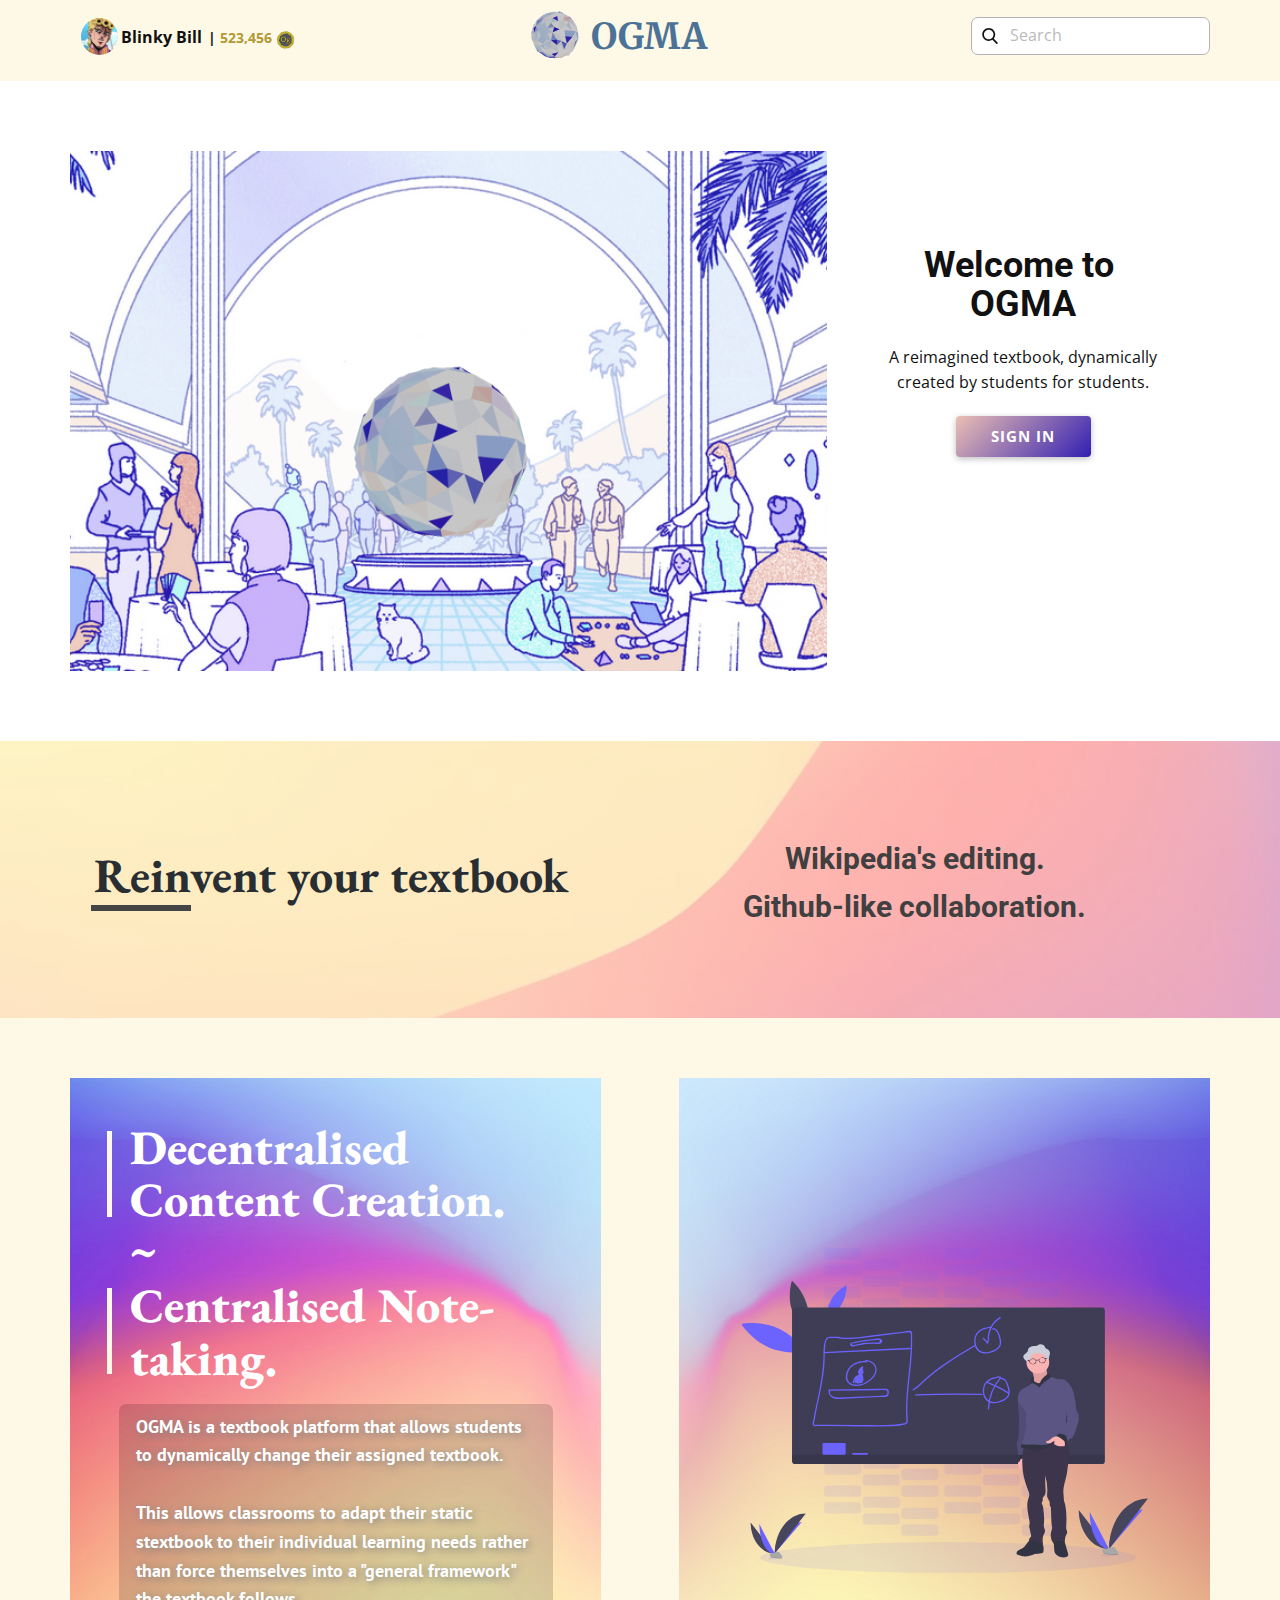
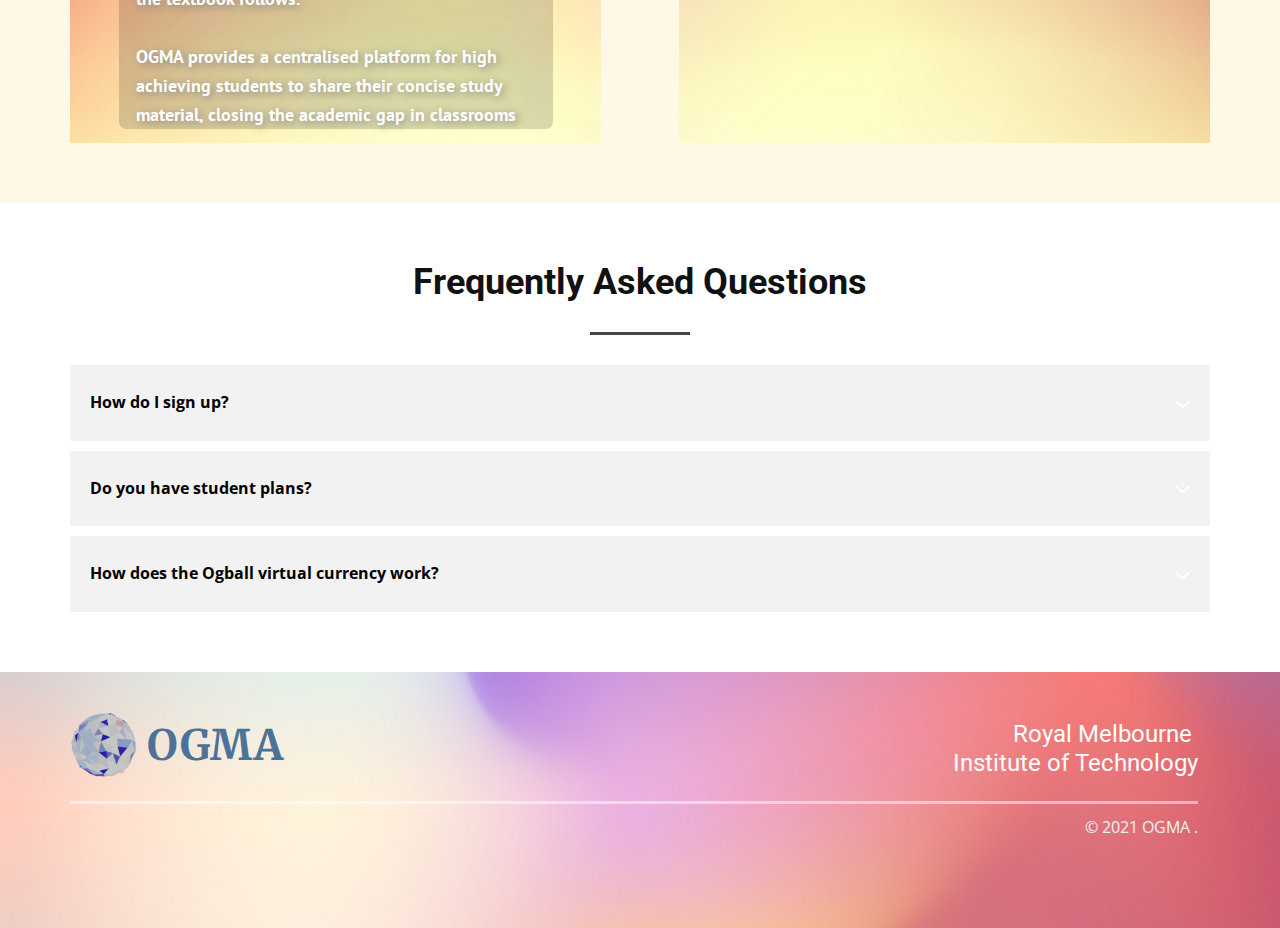
<file: src/index.html>
<!DOCTYPE html>
<html style="font-size: 16px;">
  <head>
    <meta name="viewport" content="width=device-width, initial-scale=1.0">
    <meta charset="utf-8">
    <meta name="keywords" content="">
    <meta name="description" content="">
    <meta name="page_type" content="np-template-header-footer-from-plugin">
    <title>Home</title>
    <link rel="stylesheet" href="nicepage.css" media="screen">
<link rel="stylesheet" href="Home.css" media="screen">
    <script class="u-script" type="text/javascript" src="jquery.js" defer=""></script>
    <script class="u-script" type="text/javascript" src="nicepage.js" defer=""></script>
    <meta name="generator" content="Nicepage 3.29.1, nicepage.com">
    <link rel="icon" href="images/favicon.gif">
    <link id="u-theme-google-font" rel="stylesheet" href="https://fonts.googleapis.com/css?family=Roboto:100,100i,300,300i,400,400i,500,500i,700,700i,900,900i|Open+Sans:300,300i,400,400i,600,600i,700,700i,800,800i">
    <link id="u-page-google-font" rel="stylesheet" href="https://fonts.googleapis.com/css?family=Roboto:100,100i,300,300i,400,400i,500,500i,700,700i,900,900i|PT+Sans:400,400i,700,700i|Merriweather:300,300i,400,400i,700,700i,900,900i|EB+Garamond:400,400i,500,500i,600,600i,700,700i,800,800i">
    
    
    
    
    
    <script type="application/ld+json">{
		"@context": "http://schema.org",
		"@type": "Organization",
		"name": "Site1",
		"logo": "images/animated_logo.gif"
}</script>
    <meta name="theme-color" content="#478ac9">
    <meta property="og:title" content="Home">
    <meta property="og:description" content="">
    <meta property="og:type" content="website">
  </head>
  <body data-home-page="Home.html" data-home-page-title="Home" class="u-body"><header class="u-clearfix u-header u-palette-3-light-3 u-sticky u-sticky-ef22 u-header" id="sec-7aee"><div class="u-clearfix u-sheet u-sheet-1">
        <form action="#" method="get" class="u-border-1 u-border-grey-30 u-radius-7 u-search u-search-left u-white u-search-1">
          <button class="u-search-button" type="submit">
            <span class="u-search-icon u-spacing-10">
              <svg class="u-svg-link" preserveAspectRatio="xMidYMin slice" viewBox="0 0 56.966 56.966"><use xmlns:xlink="http://www.w3.org/1999/xlink" xlink:href="#svg-e04b"></use></svg>
              <svg xmlns="http://www.w3.org/2000/svg" xmlns:xlink="http://www.w3.org/1999/xlink" version="1.1" id="svg-e04b" x="0px" y="0px" viewBox="0 0 56.966 56.966" style="enable-background:new 0 0 56.966 56.966;" xml:space="preserve" class="u-svg-content"><path d="M55.146,51.887L41.588,37.786c3.486-4.144,5.396-9.358,5.396-14.786c0-12.682-10.318-23-23-23s-23,10.318-23,23  s10.318,23,23,23c4.761,0,9.298-1.436,13.177-4.162l13.661,14.208c0.571,0.593,1.339,0.92,2.162,0.92  c0.779,0,1.518-0.297,2.079-0.837C56.255,54.982,56.293,53.08,55.146,51.887z M23.984,6c9.374,0,17,7.626,17,17s-7.626,17-17,17  s-17-7.626-17-17S14.61,6,23.984,6z"></path></svg>
            </span>
          </button>
          <input class="u-search-input u-text-grey-50 u-search-input-1" type="search" name="search" value="" placeholder="Search">
        </form>
        <a href="Home.html" data-page-id="94916985" class="u-image u-logo u-image-1" data-image-width="400" data-image-height="400" title="Home">
          <img src="images/animated_logo.gif" class="u-logo-image u-logo-image-1">
        </a>
        <h1 class="u-custom-font u-font-merriweather u-headline u-hover-feature u-text u-text-palette-1-dark-1 u-title u-text-1">
          <a href="/">OGMA</a>
        </h1>
        <div class="u-image u-image-circle u-image-2" alt="" data-image-width="1204" data-image-height="629"></div>
        <p class="u-text u-text-2">Blinky Bill</p>
        <p class="u-text u-text-3"><b>&nbsp;|</b>
          <span class="u-text-palette-3-dark-1"><b>523,456</b>
          </span>
        </p>
        <img class="u-image u-image-default u-preserve-proportions u-image-3" src="images/ogma_coin.png" alt="" data-image-width="300" data-image-height="300">
      </div></header>
    <section class="u-clearfix u-section-1" id="sec-801c">
      <div class="u-clearfix u-sheet u-sheet-1">
        <div class="u-clearfix u-expanded-width u-gutter-10 u-layout-wrap u-layout-wrap-1">
          <div class="u-layout">
            <div class="u-layout-row">
              <div class="u-container-style u-image u-layout-cell u-left-cell u-size-40 u-image-1" src="" data-image-width="1600" data-image-height="467">
                <div class="u-container-layout u-container-layout-1">
                  <img class="u-image u-image-default u-preserve-proportions u-image-2" src="images/animated_logo.gif" alt="" data-image-width="400" data-image-height="400">
                </div>
              </div>
              <div class="u-align-center u-container-style u-layout-cell u-right-cell u-size-20 u-white u-layout-cell-2">
                <div class="u-container-layout u-container-layout-2">
                  <h2 class="u-text u-text-1">Welcome to&nbsp;<br>OGMA
                  </h2>
                  <p class="u-text u-text-2">A ​reimagined textbook, dynamically created by students for students.</p>
                  <a href="Student-Launcher.html" data-page-id="90577891" class="u-border-none u-btn u-btn-round u-button-style u-gradient u-none u-radius-4 u-text-body-alt-color u-btn-1"> Sign IN</a>
                </div>
              </div>
            </div>
          </div>
        </div>
      </div>
    </section>
    <section class="u-clearfix u-image u-shading u-section-2" id="sec-df09" data-image-width="1000" data-image-height="750">
      <div class="u-clearfix u-sheet u-sheet-1">
        <div class="u-clearfix u-layout-wrap u-layout-wrap-1">
          <div class="u-layout">
            <div class="u-layout-row">
              <div class="u-align-center u-container-style u-layout-cell u-left-cell u-size-33 u-layout-cell-1">
                <div class="u-container-layout u-container-layout-1">
                  <h2 class="u-custom-font u-text u-text-custom-color-9 u-text-1">
                    <span class="u-text-palette-1-dark-3">Reinvent your textbook</span>
                    <span class="u-text-palette-1-dark-3">
                      <br>
                    </span>
                  </h2>
                  <div class="u-border-6 u-border-grey-dark-1 u-line u-line-horizontal u-line-1"></div>
                </div>
              </div>
              <div class="u-align-center u-container-style u-layout-cell u-right-cell u-size-27 u-layout-cell-2">
                <div class="u-container-layout u-valign-middle u-container-layout-2">
                  <p class="u-custom-font u-heading-font u-text u-text-default u-text-palette-3-base u-text-2">
                    <span class="u-text-grey-75" style="font-weight: 700; font-size: 1.875rem;">Wikipedia's editing.<br>Github-like collaboration​.
                    </span>
                  </p>
                </div>
              </div>
            </div>
          </div>
        </div>
      </div>
    </section>
    <section class="u-clearfix u-palette-3-light-3 u-section-3" id="sec-4e35">
      <div class="u-clearfix u-sheet u-valign-middle u-sheet-1">
        <div class="u-clearfix u-gutter-78 u-layout-wrap u-layout-wrap-1">
          <div class="u-layout">
            <div class="u-layout-row">
              <div class="u-align-left u-container-style u-image u-layout-cell u-left-cell u-size-30 u-image-1" src="" data-image-width="4000" data-image-height="3000">
                <div class="u-container-layout u-container-layout-1" src="">
                  <div class="u-border-5 u-border-palette-3-light-3 u-line u-line-vertical u-line-1"></div>
                  <div class="u-border-5 u-border-palette-3-light-3 u-line u-line-vertical u-line-2"></div>
                  <h1 class="u-custom-font u-text u-text-body-alt-color u-text-1">Decentralised Content Creation.<br>~<br>Centralised Note-taking.<br>
                  </h1>
                  <div class="u-black u-container-style u-group u-opacity u-opacity-15 u-radius-7 u-shape-round u-group-1">
                    <div class="u-container-layout u-container-layout-2">
                      <p class="u-custom-font u-font-pt-sans u-text u-text-body-alt-color u-text-2"> OGMA is a textbook platform that allows students to dynamically change their assigned textbook.&nbsp;<br>
                        <br>This allows classrooms to adapt their static stextbook to their individual learning needs rather than force themselves into a "general framework" the textbook follows.<br>
                        <br>OGMA provides a centralised platform for high achieving students to share their concise study material, closing the academic gap in classrooms
                      </p>
                    </div>
                  </div>
                </div>
              </div>
              <div class="u-align-left u-container-style u-image u-layout-cell u-right-cell u-size-30 u-image-2" src="" data-image-width="4000" data-image-height="3000">
                <div class="u-container-layout u-valign-middle u-container-layout-3" src="">
                  <img class="u-image u-image-default u-image-3" src="images/teacher.svg" alt="" data-image-width="948" data-image-height="758">
                </div>
              </div>
            </div>
          </div>
        </div>
      </div>
    </section>
    <section class="u-align-center u-clearfix u-white u-section-4" id="sec-32d7">
      <div class="u-clearfix u-sheet u-valign-middle u-sheet-1">
        <h2 class="u-text u-text-default u-text-1">Frequently Asked Questions</h2>
        <div class="u-border-3 u-border-grey-dark-1 u-line u-line-horizontal u-line-1"></div>
        <div class="u-accordion u-collapsed-by-default u-faq u-spacing-10 u-accordion-1">
          <div class="u-accordion-item">
            <a class="u-accordion-link u-active-palette-2-light-3 u-button-style u-grey-5 u-hover-palette-2-light-3 u-text-active-palette-2-base u-text-black u-text-hover-palette-2-base u-accordion-link-1" id="link-accordion-ae6a" aria-controls="accordion-ae6a" aria-selected="false">
              <span class="u-accordion-link-text">How do I sign up?</span><span class="u-accordion-link-icon u-icon u-icon-circle u-text-palette-1-base u-icon-1"><svg class="u-svg-link" preserveAspectRatio="xMidYMin slice" viewBox="0 0 16 16" style=""><use xmlns:xlink="http://www.w3.org/1999/xlink" xlink:href="#svg-a823"></use></svg><svg class="u-svg-content" viewBox="0 0 16 16" x="0px" y="0px" id="svg-a823" style=""><path d="M8,10.7L1.6,5.3c-0.4-0.4-1-0.4-1.3,0c-0.4,0.4-0.4,0.9,0,1.3l7.2,6.1c0.1,0.1,0.4,0.2,0.6,0.2s0.4-0.1,0.6-0.2l7.1-6
	c0.4-0.4,0.4-0.9,0-1.3c-0.4-0.4-1-0.4-1.3,0L8,10.7z"></path></svg></span>
            </a>
            <div class="u-accordion-pane u-container-style u-accordion-pane-1" id="accordion-ae6a" aria-labelledby="link-accordion-ae6a">
              <div class="u-container-layout u-container-layout-1">
                <div class="fr-view u-clearfix u-rich-text u-text">
                  <p>Answer</p>
                </div>
              </div>
            </div>
          </div>
          <div class="u-accordion-item">
            <a class="u-accordion-link u-active-palette-2-light-3 u-button-style u-grey-5 u-hover-palette-2-light-3 u-text-active-palette-2-base u-text-black u-text-hover-palette-2-base u-accordion-link-2" id="link-accordion-8339" aria-controls="accordion-8339" aria-selected="false">
              <span class="u-accordion-link-text">Do you have student plans?<br>
              </span><span class="u-accordion-link-icon u-icon u-icon-circle u-text-palette-1-base u-icon-2"><svg class="u-svg-link" preserveAspectRatio="xMidYMin slice" viewBox="0 0 16 16" style=""><use xmlns:xlink="http://www.w3.org/1999/xlink" xlink:href="#svg-7d7e"></use></svg><svg class="u-svg-content" viewBox="0 0 16 16" x="0px" y="0px" id="svg-7d7e" style=""><path d="M8,10.7L1.6,5.3c-0.4-0.4-1-0.4-1.3,0c-0.4,0.4-0.4,0.9,0,1.3l7.2,6.1c0.1,0.1,0.4,0.2,0.6,0.2s0.4-0.1,0.6-0.2l7.1-6
	c0.4-0.4,0.4-0.9,0-1.3c-0.4-0.4-1-0.4-1.3,0L8,10.7z"></path></svg></span>
            </a>
            <div class="u-accordion-pane u-container-style u-accordion-pane-2" id="accordion-8339" aria-labelledby="link-accordion-8339">
              <div class="u-container-layout u-container-layout-2">
                <div class="fr-view u-clearfix u-rich-text u-text">
                  <p>Answer.</p>
                </div>
              </div>
            </div>
          </div>
          <div class="u-accordion-item">
            <a class="u-accordion-link u-active-palette-2-light-3 u-button-style u-grey-5 u-hover-palette-2-light-3 u-text-active-palette-2-base u-text-black u-text-hover-palette-2-base u-accordion-link-3" id="link-accordion-1c17" aria-controls="accordion-1c17" aria-selected="false">
              <span class="u-accordion-link-text">How does the Ogball virtual currency work?</span><span class="u-accordion-link-icon u-icon u-icon-circle u-text-palette-1-base u-icon-3"><svg class="u-svg-link" preserveAspectRatio="xMidYMin slice" viewBox="0 0 16 16" style=""><use xmlns:xlink="http://www.w3.org/1999/xlink" xlink:href="#svg-d58c"></use></svg><svg class="u-svg-content" viewBox="0 0 16 16" x="0px" y="0px" id="svg-d58c" style=""><path d="M8,10.7L1.6,5.3c-0.4-0.4-1-0.4-1.3,0c-0.4,0.4-0.4,0.9,0,1.3l7.2,6.1c0.1,0.1,0.4,0.2,0.6,0.2s0.4-0.1,0.6-0.2l7.1-6
	c0.4-0.4,0.4-0.9,0-1.3c-0.4-0.4-1-0.4-1.3,0L8,10.7z"></path></svg></span>
            </a>
            <div class="u-accordion-pane u-container-style u-accordion-pane-3" id="accordion-1c17" aria-labelledby="link-accordion-1c17">
              <div class="u-container-layout u-container-layout-3">
                <div class="fr-view u-clearfix u-rich-text u-text">
                  <p>Answer.</p>
                </div>
              </div>
            </div>
          </div>
        </div>
      </div>
    </section>
    
    
    <footer class="u-clearfix u-footer u-image u-footer" id="sec-1484" data-image-width="1270" data-image-height="760"><div class="u-clearfix u-sheet u-sheet-1">
        <h4 class="u-align-right u-text u-text-default u-text-white u-text-1">Royal Melbourne&nbsp;<br>Institute of Technology
        </h4>
        <a href="Home.html" data-page-id="94916985" class="u-image u-logo u-image-1" data-image-width="400" data-image-height="400" title="Home">
          <img src="images/animated_logo.gif" class="u-logo-image u-logo-image-1">
        </a>
        <h3 class="u-align-center u-custom-font u-font-merriweather u-headline u-text u-text-palette-1-dark-1 u-text-2">
          <a href="/">
            <span style="font-weight: 700;"> OGMA</span>
            <span style="font-weight: 700;"></span>
          </a>
        </h3>
        <div class="u-border-3 u-border-white u-line u-line-horizontal u-opacity u-opacity-50 u-line-1"></div>
        <p class="u-align-right u-text u-text-grey-5 u-text-3">© 2021 OGMA .</p>
      </div></footer>
  </body>
</html>
</file>
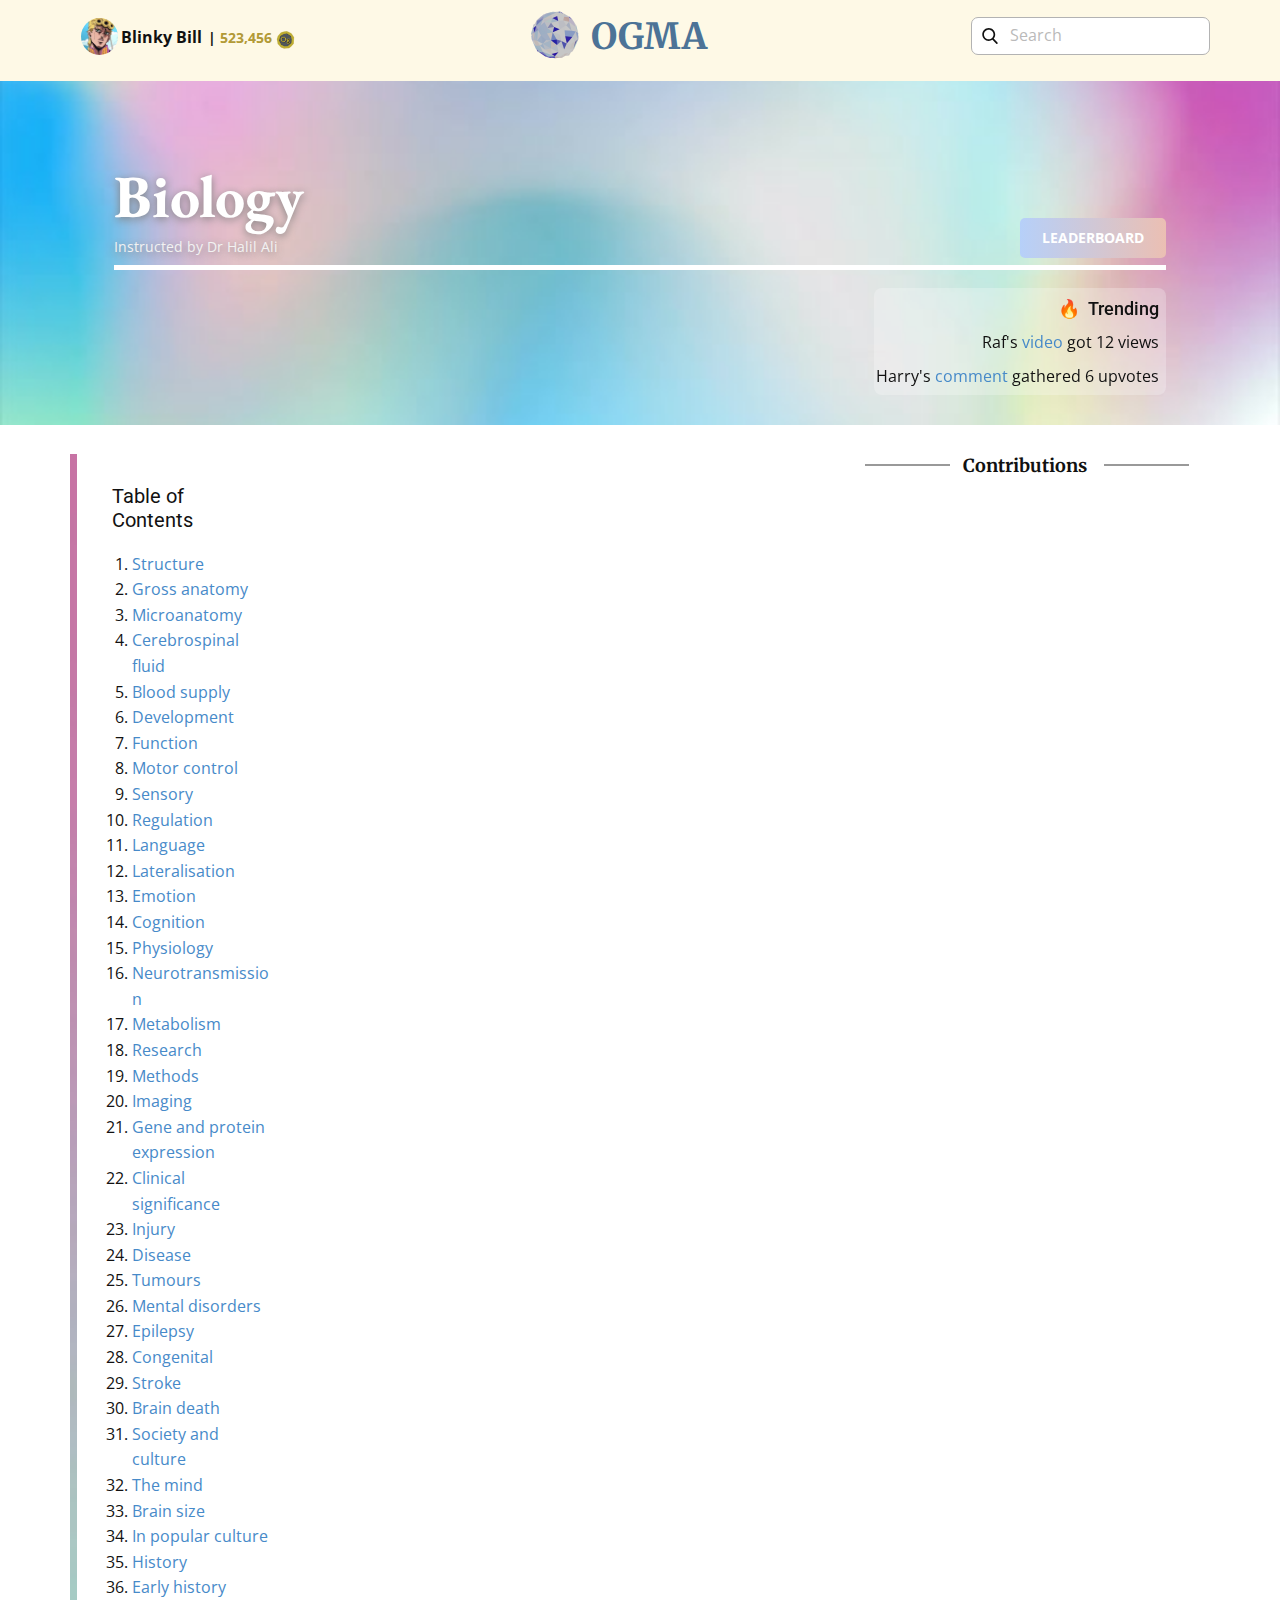
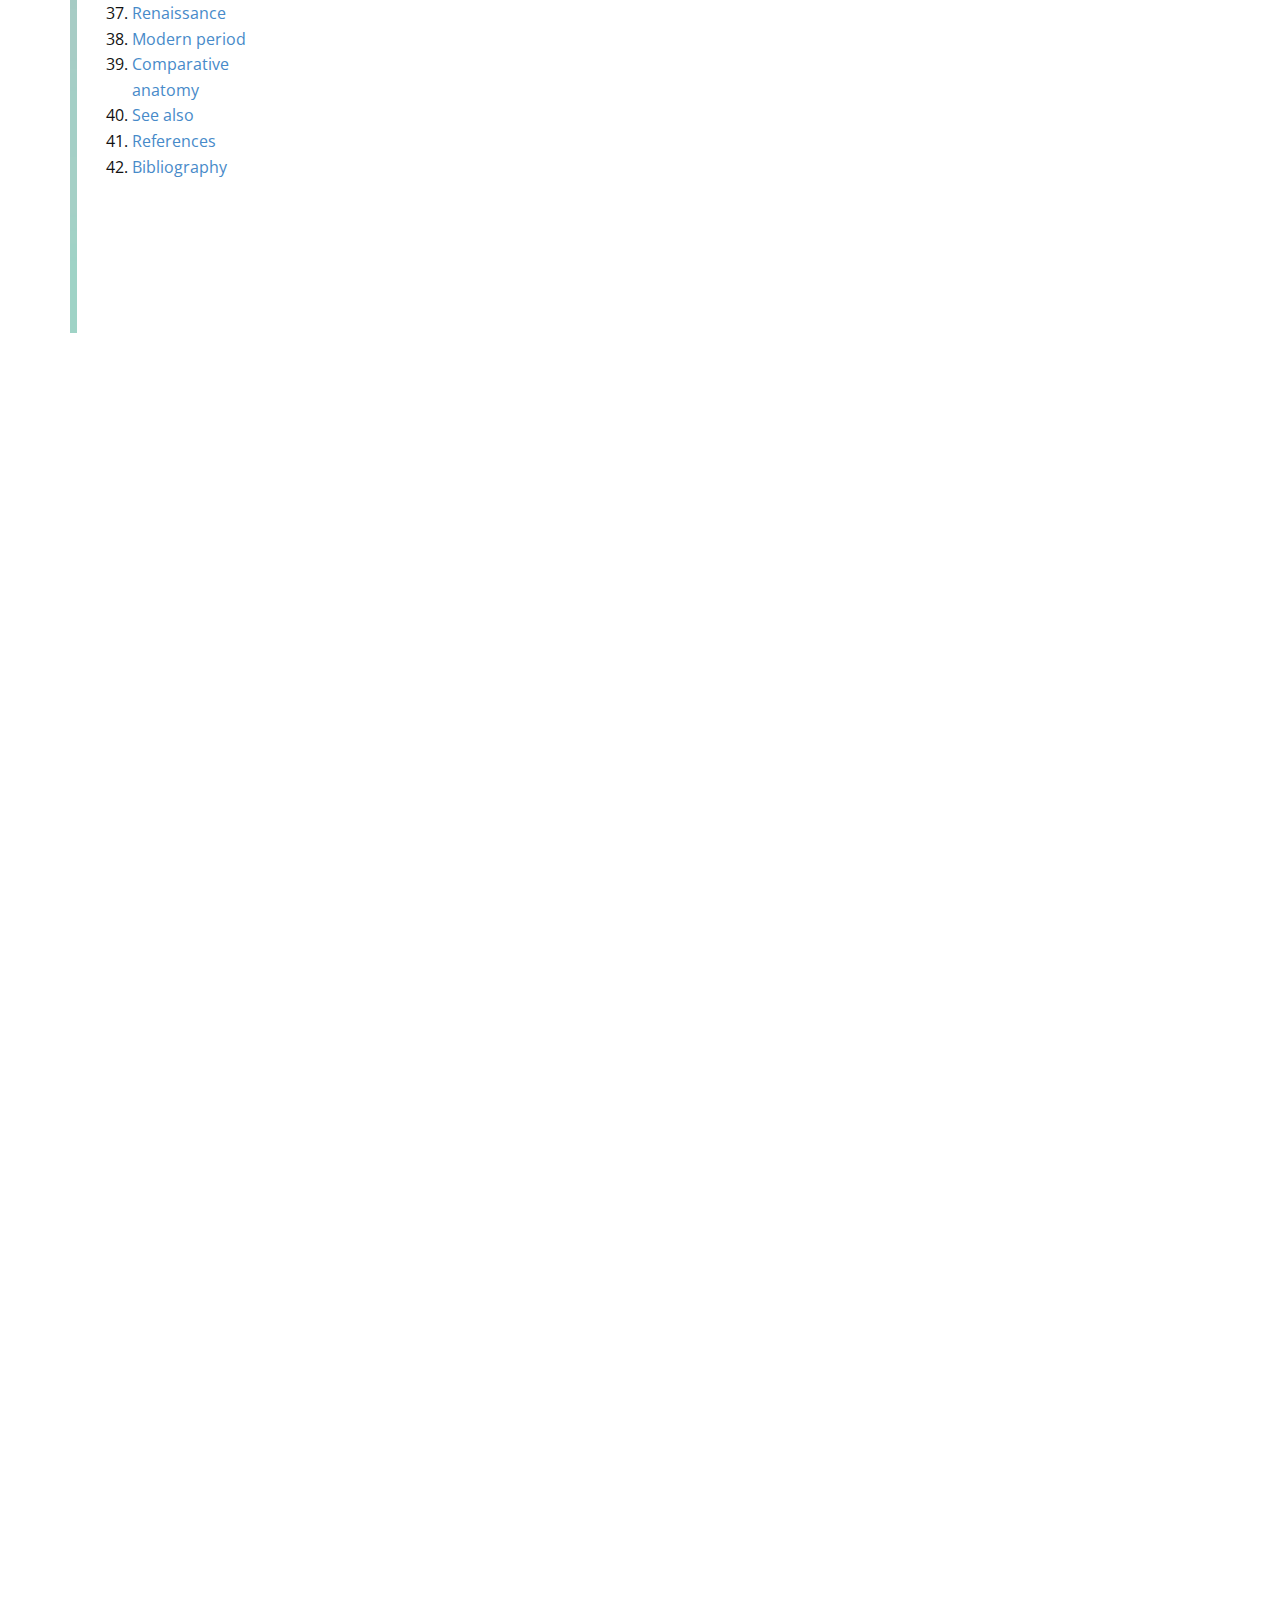
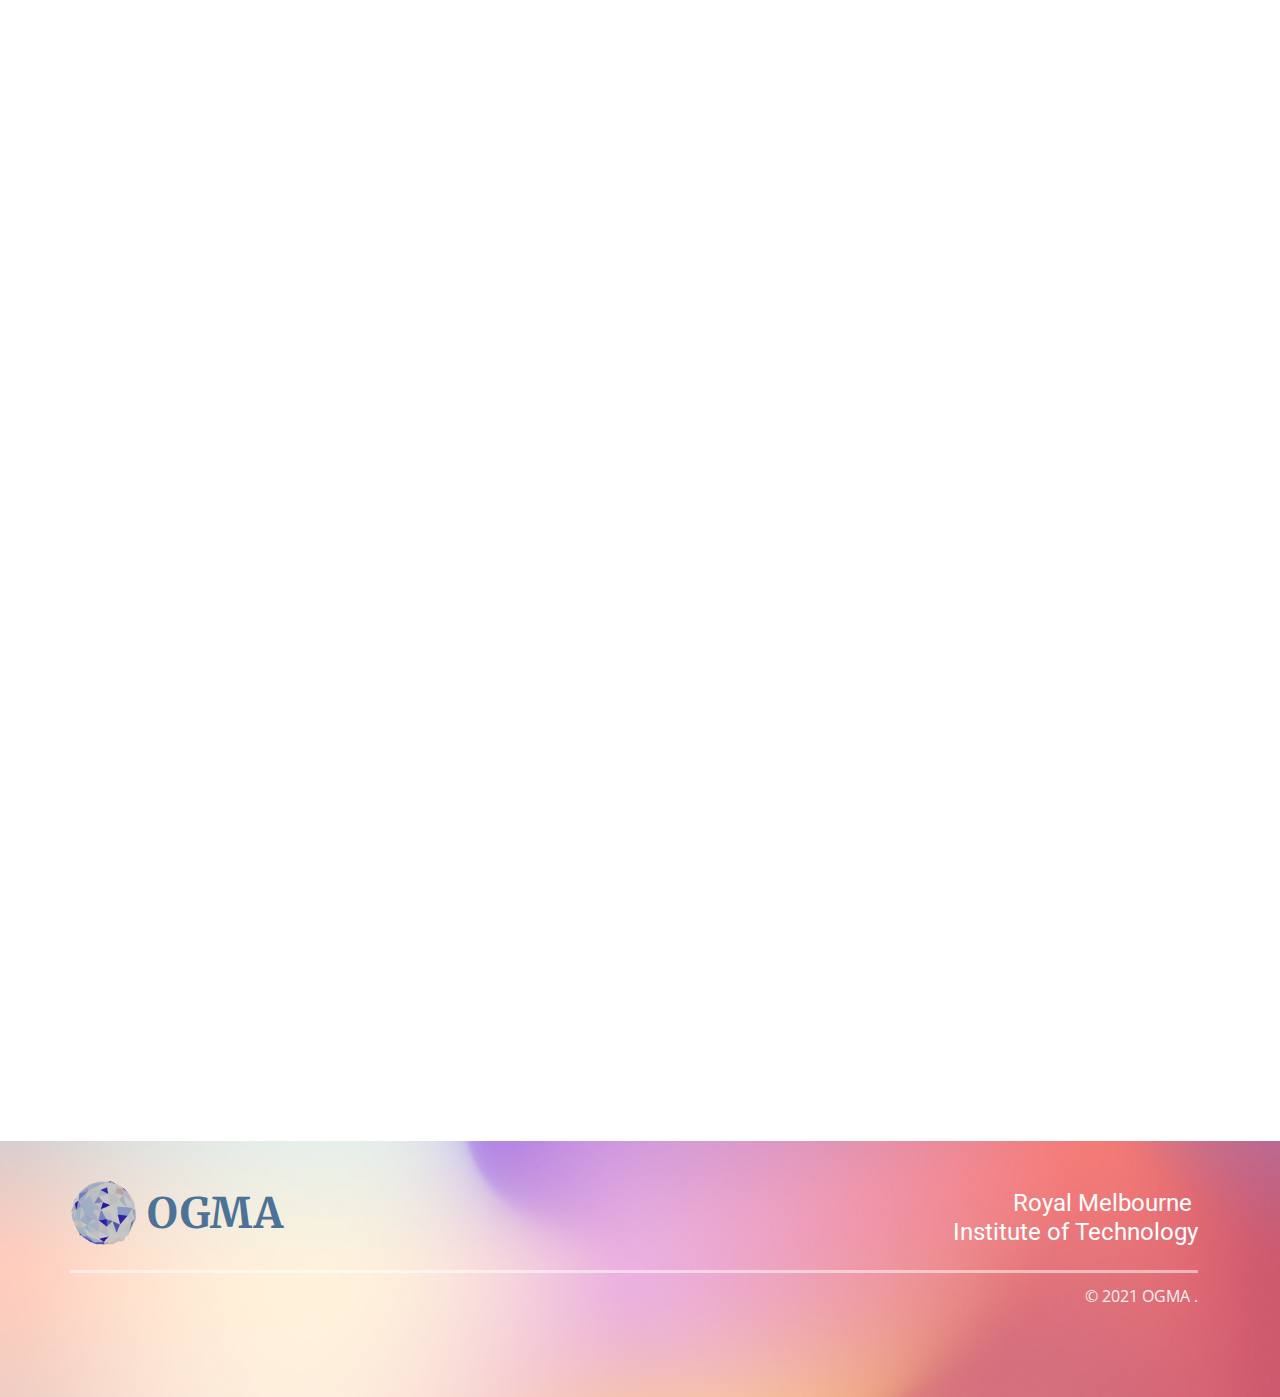
<file: src/Biology.html>
<!DOCTYPE html>
<html style="font-size: 16px;">
  <head>
    <meta name="viewport" content="width=device-width, initial-scale=1.0">
    <meta charset="utf-8">
    <meta name="keywords" content="OGMA, Biology">
    <meta name="description" content="">
    <meta name="page_type" content="np-template-header-footer-from-plugin">
    <title>Biology</title>
    <link rel="stylesheet" href="nicepage.css" media="screen">
<link rel="stylesheet" href="Biology.css" media="screen">
    <script class="u-script" type="text/javascript" src="jquery.js" defer=""></script>
    <script class="u-script" type="text/javascript" src="nicepage.js" defer=""></script>
    <meta name="generator" content="Nicepage 3.29.1, nicepage.com">
    <link rel="icon" href="images/favicon.gif">
    <link id="u-theme-google-font" rel="stylesheet" href="https://fonts.googleapis.com/css?family=Roboto:100,100i,300,300i,400,400i,500,500i,700,700i,900,900i|Open+Sans:300,300i,400,400i,600,600i,700,700i,800,800i">
    <link id="u-page-google-font" rel="stylesheet" href="https://fonts.googleapis.com/css?family=Merriweather:300,300i,400,400i,700,700i,900,900i|EB+Garamond:400,400i,500,500i,600,600i,700,700i,800,800i">
    
    
    <script>
      function editText(id, newText) {
        element = document.getElementById(id)
        element.innerHTML = newText
      }
      function editBoth(id1, para1, id2, para2) {
        editText(id1, para1)
        editText(id2, para2)
      }
    </script>

    <script type="application/ld+json">{
		"@context": "http://schema.org",
		"@type": "Organization",
		"name": "Site1",
		"logo": "images/animated_logo.gif"
}</script>
    <meta name="theme-color" content="#478ac9">
    <meta property="og:title" content="Biology">
    <meta property="og:description" content="">
    <meta property="og:type" content="website">
  </head>
  <body class="u-body"><header class="u-clearfix u-header u-palette-3-light-3 u-sticky u-sticky-ef22 u-header" id="sec-7aee"><div class="u-clearfix u-sheet u-sheet-1">
        <form action="#" method="get" class="u-border-1 u-border-grey-30 u-radius-7 u-search u-search-left u-white u-search-1">
          <button class="u-search-button" type="submit">
            <span class="u-search-icon u-spacing-10">
              <svg class="u-svg-link" preserveAspectRatio="xMidYMin slice" viewBox="0 0 56.966 56.966"><use xmlns:xlink="http://www.w3.org/1999/xlink" xlink:href="#svg-e04b"></use></svg>
              <svg xmlns="http://www.w3.org/2000/svg" xmlns:xlink="http://www.w3.org/1999/xlink" version="1.1" id="svg-e04b" x="0px" y="0px" viewBox="0 0 56.966 56.966" style="enable-background:new 0 0 56.966 56.966;" xml:space="preserve" class="u-svg-content"><path d="M55.146,51.887L41.588,37.786c3.486-4.144,5.396-9.358,5.396-14.786c0-12.682-10.318-23-23-23s-23,10.318-23,23  s10.318,23,23,23c4.761,0,9.298-1.436,13.177-4.162l13.661,14.208c0.571,0.593,1.339,0.92,2.162,0.92  c0.779,0,1.518-0.297,2.079-0.837C56.255,54.982,56.293,53.08,55.146,51.887z M23.984,6c9.374,0,17,7.626,17,17s-7.626,17-17,17  s-17-7.626-17-17S14.61,6,23.984,6z"></path></svg>
            </span>
          </button>
          <input class="u-search-input u-text-grey-50 u-search-input-1" type="search" name="search" value="" placeholder="Search">
        </form>
        <a href="Home.html" data-page-id="94916985" class="u-image u-logo u-image-1" data-image-width="400" data-image-height="400" title="Home">
          <img src="images/animated_logo.gif" class="u-logo-image u-logo-image-1">
        </a>
        <h1 class="u-custom-font u-font-merriweather u-headline u-hover-feature u-text u-text-palette-1-dark-1 u-title u-text-1">
          <a href="/">OGMA</a>
        </h1>
        <div class="u-image u-image-circle u-image-2" alt="" data-image-width="1204" data-image-height="629"></div>
        <p class="u-text u-text-2">Blinky Bill</p>
        <p class="u-text u-text-3"><b>&nbsp;|</b>
          <span class="u-text-palette-3-dark-1"><b>523,456</b>
          </span>
        </p>
        <img class="u-image u-image-default u-preserve-proportions u-image-3" src="images/ogma_coin.png" alt="" data-image-width="300" data-image-height="300">
      </div></header>
    <section class="u-align-center-lg u-align-center-md u-align-center-xl u-align-left-sm u-align-left-xs u-clearfix u-image u-section-1" data-image-width="590" data-image-height="332" id="sec-c3a4">
      <div class="u-clearfix u-sheet u-sheet-1">
        <h1 class="u-custom-font u-text u-text-default u-text-white u-text-1">Biology</h1>
        <p class="u-align-left u-text u-text-grey-5 u-text-2">Instructed by Dr Halil Ali</p>
        <a href="Scoreboard.html" data-page-id="17513908" class="u-border-none u-btn u-btn-round u-button-style u-gradient u-none u-radius-5 u-text-body-alt-color u-btn-1">Leaderboard</a>
        <div class="u-border-5 u-border-white u-line u-line-horizontal u-line-1"></div>
        <div class="u-opacity u-opacity-25 u-radius-8 u-shape u-shape-round u-white u-shape-1"></div>
        <div class="fr-view u-align-right u-clearfix u-rich-text u-text u-text-3" data-animation-name="fadeIn" data-animation-duration="1000" data-animation-delay="0" data-animation-direction="">
          <h6 style="line-height: 0.1;">
            <span style="font-weight: 500;">
              <span class="u-text-palette-2-light-3">🔥&nbsp;</span>
            </span>
            <span style="font-weight: 500;">
              <span class="u-text-body-color">Trending</span>
            </span>
          </h6>
          <p>
            <span class="u-text-body-color">Raf's </span>
            <span class="u-text-palette-1-base">video </span>
            <span class="u-text-body-color">got 12 views</span>
          </p>
          <p style="line-height: 0.1;">
            <span class="u-text-body-color">Harry's </span>
            <span class="u-text-palette-1-base">comment </span>
            <span class="u-text-body-color">gathered 6 upvotes</span>
          </p>
        </div>
      </div>
    </section>
    <section class="u-clearfix u-white u-section-2" id="sec-354f">
      <div class="u-clearfix u-sheet u-sheet-1">
        <div class="u-clearfix u-expanded-width u-gutter-28 u-layout-wrap u-layout-wrap-1">
          <div class="u-layout" style="">
            <div class="u-layout-row" style="">
              <div class="u-size-12-lg u-size-12-xl u-size-29-sm u-size-29-xs u-size-60-md">
                <div class="u-layout-row">
                  <div class="u-container-style u-hidden-md u-hidden-sm u-hidden-xs u-image u-layout-cell u-left-cell u-size-9 u-image-1" src="" data-image-width="679" data-image-height="400">
                    <div class="u-container-layout u-valign-middle u-container-layout-1"></div>
                  </div>
                  <div class="u-container-style u-layout-cell u-size-51 u-layout-cell-2">
                    <div class="u-container-layout u-valign-top u-container-layout-2">
                      <h5 class="u-text u-text-1">Table of Contents</h5>
                      <ol class="u-text u-text-2">
                        <li>
                          <span class="u-text-palette-1-base"> Structure <br>
                          </span>
                        </li>
                        <li>
                          <span class="u-text-palette-1-base">Gross anatomy <br>
                          </span>
                        </li>
                        <li>
                          <span class="u-text-palette-1-base">Microanatomy <br>
                          </span>
                        </li>
                        <li>
                          <span class="u-text-palette-1-base">Cerebrospinal fluid <br>
                          </span>
                        </li>
                        <li>
                          <span class="u-text-palette-1-base">Blood supply <br>
                          </span>
                        </li>
                        <li>
                          <span class="u-text-palette-1-base">Development <br>
                          </span>
                        </li>
                        <li>
                          <span class="u-text-palette-1-base">Function <br>
                          </span>
                        </li>
                        <li>
                          <span class="u-text-palette-1-base">Motor control <br>
                          </span>
                        </li>
                        <li>
                          <span class="u-text-palette-1-base">Sensory <br>
                          </span>
                        </li>
                        <li>
                          <span class="u-text-palette-1-base">Regulation <br>
                          </span>
                        </li>
                        <li>
                          <span class="u-text-palette-1-base">Language <br>
                          </span>
                        </li>
                        <li>
                          <span class="u-text-palette-1-base">Lateralisation <br>
                          </span>
                        </li>
                        <li>
                          <span class="u-text-palette-1-base">Emotion <br>
                          </span>
                        </li>
                        <li>
                          <span class="u-text-palette-1-base">Cognition <br>
                          </span>
                        </li>
                        <li>
                          <span class="u-text-palette-1-base">Physiology <br>
                          </span>
                        </li>
                        <li>
                          <span class="u-text-palette-1-base">Neurotransmission<br>
                          </span>
                        </li>
                        <li>
                          <span class="u-text-palette-1-base">Metabolism <br>
                          </span>
                        </li>
                        <li>
                          <span class="u-text-palette-1-base">Research <br>
                          </span>
                        </li>
                        <li>
                          <span class="u-text-palette-1-base">Methods <br>
                          </span>
                        </li>
                        <li>
                          <span class="u-text-palette-1-base">Imaging <br>
                          </span>
                        </li>
                        <li>
                          <span class="u-text-palette-1-base">Gene and protein expression&nbsp;</span>
                        </li>
                        <li>
                          <span class="u-text-palette-1-base">Clinical significance <br>
                          </span>
                        </li>
                        <li>
                          <span class="u-text-palette-1-base">Injury <br>
                          </span>
                        </li>
                        <li>
                          <span class="u-text-palette-1-base">Disease <br>
                          </span>
                        </li>
                        <li>
                          <span class="u-text-palette-1-base">Tumours <br>
                          </span>
                        </li>
                        <li>
                          <span class="u-text-palette-1-base">Mental disorders <br>
                          </span>
                        </li>
                        <li>
                          <span class="u-text-palette-1-base">Epilepsy <br>
                          </span>
                        </li>
                        <li>
                          <span class="u-text-palette-1-base">Congenital <br>
                          </span>
                        </li>
                        <li>
                          <span class="u-text-palette-1-base">Stroke <br>
                          </span>
                        </li>
                        <li>
                          <span class="u-text-palette-1-base">Brain death <br>
                          </span>
                        </li>
                        <li>
                          <span class="u-text-palette-1-base">Society and culture <br>
                          </span>
                        </li>
                        <li>
                          <span class="u-text-palette-1-base">The mind <br>
                          </span>
                        </li>
                        <li>
                          <span class="u-text-palette-1-base">Brain size <br>
                          </span>
                        </li>
                        <li>
                          <span class="u-text-palette-1-base">In popular culture <br>
                          </span>
                        </li>
                        <li>
                          <span class="u-text-palette-1-base">History <br>
                          </span>
                        </li>
                        <li>
                          <span class="u-text-palette-1-base">Early history <br>
                          </span>
                        </li>
                        <li>
                          <span class="u-text-palette-1-base">Renaissance <br>
                          </span>
                        </li>
                        <li>
                          <span class="u-text-palette-1-base">Modern period <br>
                          </span>
                        </li>
                        <li>
                          <span class="u-text-palette-1-base">Comparative anatomy&nbsp;</span>
                        </li>
                        <li>
                          <span class="u-text-palette-1-base">See also <br>
                          </span>
                        </li>
                        <li>
                          <span class="u-text-palette-1-base">References <br>
                          </span>
                        </li>
                        <li>
                          <span class="u-text-palette-1-base">Bibliography&nbsp;</span>
                          <br>
                        </li>
                      </ol>
                    </div>
                  </div>
                </div>
              </div>
              <div class="u-size-31-sm u-size-31-xs u-size-48-lg u-size-48-xl u-size-60-md" style="">
                <div class="u-layout-col" style="">
                  <div class="u-size-30">
                    <div class="u-layout-row">
                      <div class="u-align-left u-container-style u-layout-cell u-radius-9 u-shape-round u-size-35 u-white u-layout-cell-3" data-animation-name="fadeIn" data-animation-duration="750" data-animation-delay="750" data-animation-direction="">
                        <div class="u-border-2 u-border-grey-5 u-container-layout u-container-layout-3">
                          <button class="u-border-none u-btn u-btn-round u-button-style u-gradient u-none u-radius-5 u-text-body-alt-color u-text-hover-palette-2-base u-btn-1" onclick='editText("firstParagraph", "The human brain is the central organ of the human nervous system. The brain and spinal cord make up the central nervous system. The brain consists of the:<br>    - Cerebrum<br>    - Brain stem<br>    - Cerebellum<br>The Brain controls most of the activities in your body, processing and interpreting information received from the sense organs making decisions and instructing the rest of the body. The brain is contain in and protected by the skull bones in the head.")'>
                            View Changes
                          </button>
                          <h3 class="u-align-center u-text u-text-3"><b>§&nbsp;</b>The Human Brain
                          </h3>
                          <p class="u-align-left u-text u-text-4", id="firstParagraph"> The&nbsp;<b>human brain</b>&nbsp;is the central&nbsp;<a href="https://en.wikipedia.org/wiki/Organ_(anatomy)" class="mw-redirect u-active-none u-border-none u-btn u-button-style u-hover-none u-none u-text-palette-1-base u-btn-2" title="Organ (anatomy)">organ</a>&nbsp;of the human&nbsp;<a href="https://en.wikipedia.org/wiki/Nervous_system" title="Nervous system" class="u-active-none u-border-none u-btn u-button-style u-hover-none u-none u-text-palette-1-base u-btn-3">nervous system</a>, and with the&nbsp;<a href="https://en.wikipedia.org/wiki/Spinal_cord" title="Spinal cord" class="u-active-none u-border-none u-btn u-button-style u-hover-none u-none u-text-palette-1-base u-btn-4">spinal cord</a>&nbsp;makes up the&nbsp;<a href="https://en.wikipedia.org/wiki/Central_nervous_system" title="Central nervous system" class="u-active-none u-border-none u-btn u-button-style u-hover-none u-none u-text-palette-1-base u-btn-5">central nervous system</a>. The brain consists of the&nbsp;<a href="https://en.wikipedia.org/wiki/Cerebrum" title="Cerebrum" class="u-active-none u-border-none u-btn u-button-style u-hover-none u-none u-text-palette-1-base u-btn-6">cerebrum</a>, the&nbsp;<a href="https://en.wikipedia.org/wiki/Brainstem" title="Brainstem" class="u-active-none u-border-none u-btn u-button-style u-hover-none u-none u-text-palette-1-base u-btn-7">brainstem</a>&nbsp;and the&nbsp;<a href="https://en.wikipedia.org/wiki/Cerebellum" title="Cerebellum" class="u-active-none u-border-none u-btn u-button-style u-hover-none u-none u-text-palette-1-base u-btn-8">cerebellum</a>. It controls most of the activities of the&nbsp;<a href="https://en.wikipedia.org/wiki/Human_body" title="Human body" class="u-active-none u-border-none u-btn u-button-style u-hover-none u-none u-text-palette-1-base u-btn-9">body</a>, processing, integrating, and coordinating the information it receives from the&nbsp;<a href="https://en.wikipedia.org/wiki/Sensory_nervous_system" title="Sensory nervous system" class="u-active-none u-border-none u-btn u-button-style u-hover-none u-none u-text-palette-1-base u-btn-10">sense organs</a>, and making decisions as to the instructions sent to the rest of the body. The brain is contained in, and protected by, the&nbsp;<a href="https://en.wikipedia.org/wiki/Neurocranium" title="Neurocranium" class="u-active-none u-border-none u-btn u-button-style u-hover-none u-none u-text-palette-1-base u-btn-11">skull bones</a>&nbsp;of the&nbsp;<a href="https://en.wikipedia.org/wiki/Human_head" title="Human head" class="u-active-none u-border-none u-btn u-button-style u-hover-none u-none u-text-palette-1-base u-btn-12">head</a>.
                          </p>
                        </div>
                      </div>
                      <div class="u-align-left u-container-style u-layout-cell u-right-cell u-size-25 u-layout-cell-4">
                        <div class="u-container-layout u-container-layout-4">
                          <h6 class="u-custom-font u-font-merriweather u-text u-text-5">Contributions</h6>
                          <div class="u-border-2 u-border-grey-40 u-line u-line-horizontal u-line-1"></div>
                          <div class="u-border-2 u-border-grey-40 u-line u-line-horizontal u-line-2"></div>
                        </div>
                      </div>
                    </div>
                  </div>
                  <div class="u-size-30" style="">
                    <div class="u-layout-row" style="">
                      <div class="u-align-left u-container-style u-layout-cell u-radius-9 u-shape-round u-size-35 u-white u-layout-cell-5" data-animation-name="fadeIn" data-animation-duration="750" data-animation-delay="1250">
                        <div class="u-border-2 u-border-grey-5 u-container-layout u-container-layout-5">
                          <h4 class="u-text u-text-6">Gross Anatomy</h4>
                          <button class="u-border-none u-btn u-btn-round u-button-style u-gradient u-none u-radius-5 u-text-body-alt-color u-text-hover-palette-2-base u-btn-13" onclick='editText("secondParagraph", "The average adult brain weights approximately 1.2-1.4kg. Male brains ranging from 1180- 1620 g, female brains ranging from 1030-1400 g.<br><br> The largest part of the brain is the Cerebrum and consists of the cerebral hemispheres and sits on top of the other brain structures. The outer region of the hemispheres is the cerebral cortex, made of grey matter consisting of cortical layers of neurons.<br>Each hemisphere is divided into 4 main lobes;<br>- Frontal lobe<br>- Parietal lobe<br>- Temporal lob<br>- Occidental lobe<br><br>There are three other lobes which some sources include which are the central lobe, a limbic lobe and an insular lobe.<br>The central lobe - comprises of the precentral gyrus and the postcentral gyrus and is included as it forms a distinct functional role (that centers around auditory stimuli, memory, and emotion)- Medical news today.<br><br>The brain stem includes the midbrain, the pons, and the medulla oblongata. Behind the brainstem is the cerebellum.")'>
                            View Changes
                          </button> 
                          <p class="u-text u-text-7", id="secondParagraph"> The adult human <span class="u-text-custom-color-2" style="font-weight: 700;">brain weighs on average about 1.2–1.4&nbsp;kg (2.6–3.1&nbsp;lb) </span>which is about 2% of the total body weight,<a href="https://en.wikipedia.org/wiki/Human_brain#cite_note-CarpenterCh1-4" class="u-active-none u-border-none u-btn u-button-style u-hover-none u-none u-text-palette-1-base u-btn-14">[4]</a>
                            <a href="https://en.wikipedia.org/wiki/Human_brain#cite_note-Bigos-5" class="u-active-none u-border-none u-btn u-button-style u-hover-none u-none u-text-palette-1-base u-btn-15">[5]</a>&nbsp;with a volume of around 1260&nbsp;<a href="https://en.wikipedia.org/wiki/Cubic_centimetre" title="Cubic centimetre" class="u-active-none u-border-none u-btn u-button-style u-hover-none u-none u-text-palette-1-base u-btn-16">cm3</a>&nbsp;in men and 1130&nbsp;cm3&nbsp;in women.&nbsp;There is substantial individual variation,<a href="https://en.wikipedia.org/wiki/Human_brain#cite_note-Cosgrove-6" class="u-active-none u-border-none u-btn u-button-style u-hover-none u-none u-text-palette-1-base u-btn-17">[6]</a>&nbsp;with the standard&nbsp;<a href="https://en.wikipedia.org/wiki/Reference_range" title="Reference range" class="u-active-none u-border-none u-btn u-button-style u-hover-none u-none u-text-palette-1-base u-btn-18">reference range</a>&nbsp;for men being 1,180–1,620&nbsp;g (2.60–3.57&nbsp;lb)<a href="https://en.wikipedia.org/wiki/Human_brain#cite_note-MolinaDiMaio2012-7" class="u-active-none u-border-none u-btn u-button-style u-hover-none u-none u-text-palette-1-base u-btn-19">[7]</a>&nbsp;and for women 1,030–1,400&nbsp;g (2.27–3.09&nbsp;lb).<a href="https://en.wikipedia.org/wiki/Human_brain#cite_note-MolinaDiMaio2015-8" class="u-active-none u-border-none u-btn u-button-style u-hover-none u-none u-text-palette-1-base u-btn-20">[8]</a>The&nbsp;<a href="https://en.wikipedia.org/wiki/Cerebrum" title="Cerebrum" class="u-active-none u-border-none u-btn u-button-style u-hover-none u-none u-text-palette-1-base u-btn-21">cerebrum</a>, consisting of the&nbsp;<a href="https://en.wikipedia.org/wiki/Cerebral_hemisphere" title="Cerebral hemisphere" class="u-active-none u-border-none u-btn u-button-style u-hover-none u-none u-text-palette-1-base u-btn-22">cerebral hemispheres</a>, forms the largest part of the brain and overlies the other brain structures.<a href="https://en.wikipedia.org/wiki/Human_brain#cite_note-FOOTNOTEGray's_Anatomy2008227%E2%80%939-9" class="u-active-none u-border-none u-btn u-button-style u-hover-none u-none u-text-palette-1-base u-btn-23">[9]</a>&nbsp;The outer region of the hemispheres, the&nbsp;<a href="https://en.wikipedia.org/wiki/Cerebral_cortex" title="Cerebral cortex" class="u-active-none u-border-none u-btn u-button-style u-hover-none u-none u-text-palette-1-base u-btn-24">cerebral cortex</a>, is&nbsp;<a href="https://en.wikipedia.org/wiki/Grey_matter" title="Grey matter" class="u-active-none u-border-none u-btn u-button-style u-hover-none u-none u-text-palette-1-base u-btn-25">grey matter</a>, consisting of&nbsp;<a href="https://en.wikipedia.org/wiki/Cerebral_cortex#Layers" title="Cerebral cortex" class="u-active-none u-border-none u-btn u-button-style u-hover-none u-none u-text-palette-1-base u-btn-26">cortical layers</a>&nbsp;of&nbsp;<a href="https://en.wikipedia.org/wiki/Neuron" title="Neuron" class="u-active-none u-border-none u-btn u-button-style u-hover-none u-none u-text-palette-1-base u-btn-27">neurons</a>.&nbsp;<br>
                            <br>Each hemisphere is divided into four main&nbsp;<a href="https://en.wikipedia.org/wiki/Lobes_of_the_brain" title="Lobes of the brain" class="u-active-none u-border-none u-btn u-button-style u-hover-none u-none u-text-palette-1-base u-btn-28">lobes</a>&nbsp;– the&nbsp;<a href="https://en.wikipedia.org/wiki/Frontal_lobe" title="Frontal lobe" class="u-active-none u-border-none u-btn u-button-style u-hover-none u-none u-text-palette-1-base u-btn-29">frontal lobe</a>,&nbsp;<a href="https://en.wikipedia.org/wiki/Parietal_lobe" title="Parietal lobe" class="u-active-none u-border-none u-btn u-button-style u-hover-none u-none u-text-palette-1-base u-btn-30">parietal lobe</a>,&nbsp;<a href="https://en.wikipedia.org/wiki/Temporal_lobe" title="Temporal lobe" class="u-active-none u-border-none u-btn u-button-style u-hover-none u-none u-text-palette-1-base u-btn-31">temporal lobe</a>, and&nbsp;<a href="https://en.wikipedia.org/wiki/Occipital_lobe" title="Occipital lobe" class="u-active-none u-border-none u-btn u-button-style u-hover-none u-none u-text-palette-1-base u-btn-32">occipital lobe</a>.<a href="https://en.wikipedia.org/wiki/Human_brain#cite_note-FOOTNOTEGray's_Anatomy2008335%E2%80%937-10" class="u-active-none u-border-none u-btn u-button-style u-hover-none u-none u-text-palette-1-base u-btn-33">[10]</a>&nbsp;Three other lobes are included by some sources which are a&nbsp;<i>central lobe</i>, a&nbsp;<a href="https://en.wikipedia.org/wiki/Limbic_lobe" title="Limbic lobe" class="u-active-none u-border-none u-btn u-button-style u-hover-none u-none u-text-palette-1-base u-btn-34">limbic lobe</a>, and an&nbsp;<a href="https://en.wikipedia.org/wiki/Insular_cortex" title="Insular cortex" class="u-active-none u-border-none u-btn u-button-style u-hover-none u-none u-text-palette-1-base u-btn-35">insular lobe</a>.<a href="https://en.wikipedia.org/wiki/Human_brain#cite_note-Ribas-11" class="u-active-none u-border-none u-btn u-button-style u-hover-none u-none u-text-palette-1-base u-btn-36">[11]</a>&nbsp;The central lobe comprises the&nbsp;<a href="https://en.wikipedia.org/wiki/Precentral_gyrus" title="Precentral gyrus" class="u-active-none u-border-none u-btn u-button-style u-hover-none u-none u-text-palette-1-base u-btn-37">precentral gyrus</a>&nbsp;and the&nbsp;<a href="https://en.wikipedia.org/wiki/Postcentral_gyrus" title="Postcentral gyrus" class="u-active-none u-border-none u-btn u-button-style u-hover-none u-none u-text-palette-1-base u-btn-38">postcentral gyrus</a>&nbsp;and is included since it forms a distinct functional role.<a href="https://en.wikipedia.org/wiki/Human_brain#cite_note-Ribas-11" class="u-active-none u-border-none u-btn u-button-style u-hover-none u-none u-text-palette-1-base u-btn-39">[11]</a>
                            <a href="https://en.wikipedia.org/wiki/Human_brain#cite_note-Frigeri-12" class="u-active-none u-border-none u-btn u-button-style u-hover-none u-none u-text-palette-1-base u-btn-40">[12]</a>The&nbsp;<a href="https://en.wikipedia.org/wiki/Brainstem" title="Brainstem" class="u-active-none u-border-none u-btn u-button-style u-hover-none u-none u-text-palette-1-base u-btn-41">brainstem</a>, resembling a stalk, attaches to and leaves the cerebrum at the start of the&nbsp;<a href="https://en.wikipedia.org/wiki/Midbrain" title="Midbrain" class="u-active-none u-border-none u-btn u-button-style u-hover-none u-none u-text-palette-1-base u-btn-42">midbrain</a>&nbsp;area. <b>
                              <span class="u-text-custom-color-6">The brainstem includes the midbrain, the&nbsp;<a href="https://en.wikipedia.org/wiki/Pons" title="Pons" class="u-active-none u-border-none u-btn u-button-style u-hover-none u-none u-text-palette-1-base u-btn-43">pons</a>, and the&nbsp;<a href="https://en.wikipedia.org/wiki/Medulla_oblongata" title="Medulla oblongata" class="u-active-none u-border-none u-btn u-button-style u-hover-none u-none u-text-palette-1-base u-btn-44">medulla oblongata</a>. Behind the brainstem is the&nbsp;<a href="https://en.wikipedia.org/wiki/Cerebellum" title="Cerebellum" class="u-active-none u-border-none u-btn u-button-style u-hover-none u-none u-text-palette-1-base u-btn-45">cerebellum</a>
                              </span>&nbsp;</b>(<a href="https://en.wikipedia.org/wiki/Latin_language" class="mw-redirect u-active-none u-border-none u-btn u-button-style u-hover-none u-none u-text-palette-1-base u-btn-46" title="Latin language">Latin</a>:&nbsp;<i>little brain</i>).<a href="https://en.wikipedia.org/wiki/Human_brain#cite_note-FOOTNOTEGray's_Anatomy2008227%E2%80%939-9" class="u-active-none u-border-none u-btn u-button-style u-hover-none u-none u-text-palette-1-base u-btn-47">[9]</a>
                          </p>
                          <img class="u-image u-image-round u-radius-10 u-image-2" src="images/Cerebral_lobes.png" alt="" data-image-width="458" data-image-height="535">
                        </div>
                      </div>
                      <div class="u-align-left u-container-style u-layout-cell u-right-cell u-shape-rectangle u-size-25 u-layout-cell-6">
                        <div class="u-container-layout u-container-layout-6">
                          <div class="u-container-style u-group u-image u-radius-8 u-shape-round u-image-3" data-image-width="1000" data-image-height="563" data-animation-name="fadeIn" data-animation-duration="1000" data-animation-delay="2000" data-animation-direction="">
                            <div class="u-container-layout u-container-layout-7">
                              <p class="u-text u-text-white u-text-8">
                                <span style="font-weight: 700;">Harry <span style="font-size: 0.625rem;">made a comment...</span>
                                  <br>
                                </span>The study guide mentioned a brain weight of 1-1.5 kg over 1.2-​1.4 kg on the textbook.
                              </p>
                              <img class="u-image u-image-default u-preserve-proportions u-image-4" src="images/comment1.png" alt="" data-image-width="270" data-image-height="270">
                              <div class="u-rotation-parent u-rotation-parent-1">
                                <img class="u-image u-image-default u-preserve-proportions u-rotate-180 u-image-5" src="images/thumbs1.png" alt="" data-image-width="270" data-image-height="270">
                              </div>
                              <img class="u-image u-image-default u-preserve-proportions u-image-6" src="images/thumbs1.png" alt="" data-image-width="270" data-image-height="270">
                            </div>
                          </div>
                          <div class="u-container-style u-custom-color-5 u-group u-radius-8 u-shape-round u-group-2" data-animation-name="fadeIn" data-animation-duration="1000" data-animation-delay="2250" data-animation-direction="">
                            <div class="u-container-layout u-container-layout-8">
                              <p class="u-align-right u-text u-text-white u-text-9">
                                <span class="u-text-palette-3-base">
                                  <span style="font-size: 0.75rem;">&nbsp;(teacher)</span>
                                  <span style="font-weight: 700;"> Halil</span>
                                  <br>
                                </span>Thanks Harry for noticing, for the test we will just udse 1.2-1.4 kg.
                              </p>
                              <img class="u-image u-image-default u-preserve-proportions u-image-7" src="images/comment1.png" alt="" data-image-width="270" data-image-height="270">
                              <div class="u-rotation-parent u-rotation-parent-2">
                                <img class="u-image u-image-default u-preserve-proportions u-rotate-180 u-image-8" src="images/thumbs1.png" alt="" data-image-width="270" data-image-height="270">
                              </div>
                              <img class="u-image u-image-default u-preserve-proportions u-image-9" src="images/thumbs1.png" alt="" data-image-width="270" data-image-height="270">
                            </div>
                          </div>
                          <div class="u-container-style u-group u-image u-radius-8 u-shape-round u-image-10" data-image-width="553" data-image-height="311" data-animation-name="fadeIn" data-animation-duration="1000" data-animation-delay="2500">
                            <div class="u-container-layout u-container-layout-9">
                              <p class="u-text u-text-white u-text-10">
                                <span style="font-weight: 700;">Raf <span style="font-size: 0.625rem;">uploaded a video...</span>
                                  <br>
                                </span>Heres a short vid I found that I really found useful in memorising all the lobes:
                              </p>
                              <img class="u-image u-image-default u-preserve-proportions u-image-11" src="images/comment1.png" alt="" data-image-width="270" data-image-height="270">
                              <div class="u-rotation-parent u-rotation-parent-3">
                                <img class="u-image u-image-default u-preserve-proportions u-rotate-180 u-image-12" src="images/thumbs1.png" alt="" data-image-width="270" data-image-height="270">
                              </div>
                              <img class="u-image u-image-default u-preserve-proportions u-image-13" src="images/thumbs1.png" alt="" data-image-width="270" data-image-height="270">
                              <img class="u-border-4 u-border-custom-color-6 u-expanded-width u-image u-image-round u-radius-5 u-image-14" src="images/The_Brain.gif" alt="" data-image-width="360" data-image-height="203">
                            </div>
                          </div>
                          <div class="u-container-style u-custom-color-6 u-group u-radius-8 u-shape-round u-group-4" data-animation-name="fadeIn" data-animation-duration="1000" data-animation-delay="2750">
                            <div class="u-container-layout u-container-layout-10">
                              <p class="u-align-right u-text u-text-white u-text-11">
                                <span class="u-text-palette-3-base">
                                  <span style="font-weight: 700;" class="u-text-white">Adrian</span>
                                  <br>
                                </span> "So to remember the lobes of the brain, I remember 'Freud Tore his Pants Off' for Frontal, Temporal, Parietal, Occiptal lobes.
                              </p>
                              <img class="u-image u-image-default u-preserve-proportions u-image-15" src="images/comment1.png" alt="" data-image-width="270" data-image-height="270">
                              <div class="u-rotation-parent u-rotation-parent-4">
                                <img class="u-image u-image-default u-preserve-proportions u-rotate-180 u-image-16" src="images/thumbs1.png" alt="" data-image-width="270" data-image-height="270">
                              </div>
                              <img class="u-image u-image-default u-preserve-proportions u-image-17" src="images/thumbs1.png" alt="" data-image-width="270" data-image-height="270">
                            </div>
                          </div>
                        </div>
                      </div>
                    </div>
                  </div>
                </div>
              </div>
            </div>
          </div>
        </div>
        <div class="u-clearfix u-expanded-width u-gutter-28 u-layout-wrap u-layout-wrap-2">
          <div class="u-layout">
            <div class="u-layout-row">
              <div class="u-container-style u-layout-cell u-size-12 u-layout-cell-7">
                <div class="u-container-layout u-container-layout-11"></div>
              </div>
              <div class="u-container-style u-layout-cell u-radius-9 u-shape-round u-size-28 u-white u-layout-cell-8" data-animation-name="fadeIn" data-animation-duration="750" data-animation-delay="1750" data-animation-direction="">
                <div class="u-border-2 u-border-grey-5 u-container-layout u-container-layout-12">
                  <h4 class="u-text u-text-default u-text-12"> Neurotransmission</h4>
                  <button class="u-border-none u-btn u-btn-round u-button-style u-gradient u-none u-radius-5 u-text-body-alt-color u-text-hover-palette-2-base u-btn-48" onclick='editBoth("thirdParagraph", "A neurotransmitter is a chemical messenger that carries, boosts, and balances signals between neurons (also known as nerve cells) and target cells throughout the body.<br><br>", "forthParagraph", "The cerebrum is the largest part of the brain. It is in the front part of the brain. It contains about 15 billion cells, and is the latest brain structure to have evolved. The cerebrum takes in data from sight and other sense organs, and makes sense of it (interprets it).<br><br> It controls consciousness and action (voluntary muscular activity). It plans, thinks, judges, and organises speech and information. These are the so-called higher mental functions.The cerebrum is divided into two cerebral hemispheres. These two cerebral hemispheres are connected by three bands of nerve fibres, or commissures, which connect the two halves.<br><br> The outer layers of the cerebrum are made up of the grey matter, and is called the cerebral cortex. The inner layers are made up of the white matter (nerve fibres), and the basal ganglia.")'>
                    View Changes
                  </button>
                  <p class="u-text u-text-13", id="thirdParagraph"> Brain activity is made possible by the interconnections of&nbsp;<a href="https://en.wikipedia.org/wiki/Neuron" title="Neuron" class="u-active-none u-border-none u-btn u-button-style u-hover-none u-none u-text-palette-1-base u-btn-49">neurons</a>&nbsp;that are linked together to reach their targets.<a href="https://en.wikipedia.org/wiki/Human_brain#cite_note-FOOTNOTEPocock200668-126" class="u-active-none u-border-none u-btn u-button-style u-hover-none u-none u-text-palette-1-base u-btn-50">[125]</a>&nbsp;A neuron consists of a&nbsp;<a href="https://en.wikipedia.org/wiki/Soma_(biology)" title="Soma (biology)" class="u-active-none u-border-none u-btn u-button-style u-hover-none u-none u-text-palette-1-base u-btn-51">cell body</a>,&nbsp;<a href="https://en.wikipedia.org/wiki/Axon" title="Axon" class="u-active-none u-border-none u-btn u-button-style u-hover-none u-none u-text-palette-1-base u-btn-52">axon</a>, and&nbsp;<a href="https://en.wikipedia.org/wiki/Dendrite" title="Dendrite" class="u-active-none u-border-none u-btn u-button-style u-hover-none u-none u-text-palette-1-base u-btn-53">dendrites</a>. Dendrites are often extensive branches that receive information in the form of signals from the axon terminals of other neurons.&nbsp;<br>
                    <br>The signals received may cause the neuron to initiate an&nbsp;<a href="https://en.wikipedia.org/wiki/Action_potential" title="Action potential" class="u-active-none u-border-none u-btn u-button-style u-hover-none u-none u-text-palette-1-base u-btn-54">action potential</a>&nbsp;(an electrochemical signal or nerve impulse) which is sent along its axon to the axon terminal, to connect with the dendrites or with the cell body of another neuron. An action potential is initiated at the&nbsp;<a href="https://en.wikipedia.org/wiki/Axon#Initial_segment" title="Axon" class="u-active-none u-border-none u-btn u-button-style u-hover-none u-none u-text-palette-1-base u-btn-55">initial segment</a>&nbsp;of an axon, which contains a specialized complex of proteins.<a href="https://en.wikipedia.org/wiki/Human_brain#cite_note-127" class="u-active-none u-border-none u-btn u-button-style u-hover-none u-none u-text-palette-1-base u-btn-56">[126]</a>&nbsp;<br>
                    <br>When an action potential, reaches the axon terminal it triggers the release of a&nbsp;<a href="https://en.wikipedia.org/wiki/Neurotransmitter" title="Neurotransmitter" class="u-active-none u-border-none u-btn u-button-style u-hover-none u-none u-text-palette-1-base u-btn-57">neurotransmitter</a>&nbsp;at a&nbsp;<a href="https://en.wikipedia.org/wiki/Synapse" title="Synapse" class="u-active-none u-border-none u-btn u-button-style u-hover-none u-none u-text-palette-1-base u-btn-58">synapse</a>&nbsp;that propagates a signal that acts on the target cell.<a href="https://en.wikipedia.org/wiki/Human_brain#cite_note-FOOTNOTEPocock200670%E2%80%9374-128" class="u-active-none u-border-none u-btn u-button-style u-hover-none u-none u-text-palette-1-base u-btn-59">[127]</a>&nbsp;These chemical neurotransmitters include&nbsp;<a href="https://en.wikipedia.org/wiki/Dopamine" title="Dopamine" class="u-active-none u-border-none u-btn u-button-style u-hover-none u-none u-text-palette-1-base u-btn-60">dopamine</a>,&nbsp;<a href="https://en.wikipedia.org/wiki/Serotonin" title="Serotonin" class="u-active-none u-border-none u-btn u-button-style u-hover-none u-none u-text-palette-1-base u-btn-61">serotonin</a>,&nbsp;<a href="https://en.wikipedia.org/wiki/Gamma-Aminobutyric_acid" title="Gamma-Aminobutyric acid" class="u-active-none u-border-none u-btn u-button-style u-hover-none u-none u-text-palette-1-base u-btn-62">GABA</a>,&nbsp;<a href="https://en.wikipedia.org/wiki/Glutamate_(neurotransmitter)" title="Glutamate (neurotransmitter)" class="u-active-none u-border-none u-btn u-button-style u-hover-none u-none u-text-palette-1-base u-btn-63">glutamate</a>, and&nbsp;<a href="https://en.wikipedia.org/wiki/Acetylcholine" title="Acetylcholine" class="u-active-none u-border-none u-btn u-button-style u-hover-none u-none u-text-palette-1-base u-btn-64">acetylcholine</a>.<a href="https://en.wikipedia.org/wiki/Human_brain#cite_note-NIMH2017-129" class="u-active-none u-border-none u-btn u-button-style u-hover-none u-none u-text-palette-1-base u-btn-65">[128]</a>&nbsp;GABA is the major inhibitory neurotransmitter in the brain, and glutamate is the major excitatory neurotransmitter.<a href="https://en.wikipedia.org/wiki/Human_brain#cite_note-130" class="u-active-none u-border-none u-btn u-button-style u-hover-none u-none u-text-palette-1-base u-btn-66">[129]</a>&nbsp;Neurons link at synapses to form&nbsp;<a href="https://en.wikipedia.org/wiki/Neural_pathway" title="Neural pathway" class="u-active-none u-border-none u-btn u-button-style u-hover-none u-none u-text-palette-1-base u-btn-67">neural pathways</a>,&nbsp;<a href="https://en.wikipedia.org/wiki/Neural_circuit" title="Neural circuit" class="u-active-none u-border-none u-btn u-button-style u-hover-none u-none u-text-palette-1-base u-btn-68">neural circuits</a>, and large elaborate&nbsp;<a href="https://en.wikipedia.org/wiki/Large_scale_brain_networks" class="mw-redirect u-active-none u-border-none u-btn u-button-style u-hover-none u-none u-text-palette-1-base u-btn-69" title="Large scale brain networks">network systems</a>&nbsp;such as the&nbsp;<a href="https://en.wikipedia.org/wiki/Salience_network" title="Salience network" class="u-active-none u-border-none u-btn u-button-style u-hover-none u-none u-text-palette-1-base u-btn-70">salience network</a>&nbsp;and the&nbsp;<a href="https://en.wikipedia.org/wiki/Default_mode_network" title="Default mode network" class="u-active-none u-border-none u-btn u-button-style u-hover-none u-none u-text-palette-1-base u-btn-71">default mode network</a>, and the activity between them is driven by the process of&nbsp;<a href="https://en.wikipedia.org/wiki/Neurotransmission" title="Neurotransmission" class="u-active-none u-border-none u-btn u-button-style u-hover-none u-none u-text-palette-1-base u-btn-72">neurotransmission</a>.
                  </p>
                  <h4 class="u-text u-text-14">Cerebrum</h4>
                  <p class="u-text u-text-15", id="forthParagraph"> The cerebrum is the largest part of the brain, and is divided into nearly&nbsp;<a href="https://en.wikipedia.org/wiki/Symmetry_in_biology#Bilateral_symmetry" title="Symmetry in biology" class="u-active-none u-border-none u-btn u-button-style u-hover-none u-none u-text-palette-1-base u-btn-73">symmetrical</a>&nbsp;left and right&nbsp;<a href="https://en.wikipedia.org/wiki/Cerebral_hemisphere" title="Cerebral hemisphere" class="u-active-none u-border-none u-btn u-button-style u-hover-none u-none u-text-palette-1-base u-btn-74">hemispheres</a>&nbsp;by a deep groove, the&nbsp;<a href="https://en.wikipedia.org/wiki/Longitudinal_fissure" title="Longitudinal fissure" class="u-active-none u-border-none u-btn u-button-style u-hover-none u-none u-text-palette-1-base u-btn-75">longitudinal fissure</a>.<a href="https://en.wikipedia.org/wiki/Human_brain#cite_note-Davey-17" class="u-active-none u-border-none u-btn u-button-style u-hover-none u-none u-text-palette-1-base u-btn-76">[17]</a>&nbsp;<span class="u-text-palette-2-base" style="font-weight: 700;">Asymmetry between the lobes is noted as a&nbsp;<a href="https://en.wikipedia.org/wiki/Paleoneurobiology#Asymmetry" title="Paleoneurobiology" class="u-active-none u-border-none u-btn u-button-style u-hover-none u-none u-text-palette-1-base u-btn-77">petalia</a>.<a href="https://en.wikipedia.org/wiki/Human_brain#cite_note-18" class="u-active-none u-border-none u-btn u-button-style u-hover-none u-none u-text-palette-1-base u-btn-78">[18]</a>&nbsp;The hemispheres are connected by five&nbsp;<a href="https://en.wikipedia.org/wiki/Commissural_fiber#Structure" title="Commissural fiber" class="u-active-none u-border-none u-btn u-button-style u-hover-none u-none u-text-palette-1-base u-btn-79">commissures</a>&nbsp;that span the longitudinal fissure, the largest of these is the&nbsp;<a href="https://en.wikipedia.org/wiki/Corpus_callosum" title="Corpus callosum" class="u-active-none u-border-none u-btn u-button-style u-hover-none u-none u-text-palette-1-base u-btn-80">corpus callosum</a>.<a href="https://en.wikipedia.org/wiki/Human_brain#cite_note-FOOTNOTEGray's_Anatomy2008227%E2%80%939-9" class="u-active-none u-border-none u-btn u-button-style u-hover-none u-none u-text-palette-1-base u-btn-81">[9]</a>&nbsp;
                    </span>Each hemisphere is conventionally divided into four main&nbsp;<a href="https://en.wikipedia.org/wiki/Lobes_of_the_brain" title="Lobes of the brain" class="u-active-none u-border-none u-btn u-button-style u-hover-none u-none u-text-palette-1-base u-btn-82">lobes</a>; the&nbsp;<a href="https://en.wikipedia.org/wiki/Frontal_lobe" title="Frontal lobe" class="u-active-none u-border-none u-btn u-button-style u-hover-none u-none u-text-palette-1-base u-btn-83">frontal lobe</a>,&nbsp;<a href="https://en.wikipedia.org/wiki/Parietal_lobe" title="Parietal lobe" class="u-active-none u-border-none u-btn u-button-style u-hover-none u-none u-text-palette-1-base u-btn-84">parietal lobe</a>,&nbsp;<a href="https://en.wikipedia.org/wiki/Temporal_lobe" title="Temporal lobe" class="u-active-none u-border-none u-btn u-button-style u-hover-none u-none u-text-palette-1-base u-btn-85">temporal lobe</a>, and&nbsp;<a href="https://en.wikipedia.org/wiki/Occipital_lobe" title="Occipital lobe" class="u-active-none u-border-none u-btn u-button-style u-hover-none u-none u-text-palette-1-base u-btn-86">occipital lobe</a>, named according to the&nbsp;<a href="https://en.wikipedia.org/wiki/Skull" title="Skull" class="u-active-none u-border-none u-btn u-button-style u-hover-none u-none u-text-palette-1-base u-btn-87">skull bones</a>&nbsp;that overlie them.<a href="https://en.wikipedia.org/wiki/Human_brain#cite_note-FOOTNOTEGray's_Anatomy2008335%E2%80%937-10" class="u-active-none u-border-none u-btn u-button-style u-hover-none u-none u-text-palette-1-base u-btn-88">[10]</a>&nbsp;<br>
                    <br>Each lobe is associated with one or two specialised functions though there is some functional overlap between them.<a href="https://en.wikipedia.org/wiki/Human_brain#cite_note-Ackerman-19" class="u-active-none u-border-none u-btn u-button-style u-hover-none u-none u-text-palette-1-base u-btn-89">[19]</a>&nbsp;The surface of the brain is&nbsp;<a href="https://en.wikipedia.org/wiki/Gyrification" title="Gyrification" class="u-active-none u-border-none u-btn u-button-style u-hover-none u-none u-text-palette-1-base u-btn-90">folded</a>&nbsp;into ridges (<a href="https://en.wikipedia.org/wiki/Gyrus" title="Gyrus" class="u-active-none u-border-none u-btn u-button-style u-hover-none u-none u-text-palette-1-base u-btn-91">gyri</a>) and grooves (<a href="https://en.wikipedia.org/wiki/Sulcus_(neuroanatomy)" title="Sulcus (neuroanatomy)" class="u-active-none u-border-none u-btn u-button-style u-hover-none u-none u-text-palette-1-base u-btn-92">sulci</a>), many of which are named, usually according to their position, such as the&nbsp;<a href="https://en.wikipedia.org/wiki/Frontal_gyrus" class="mw-redirect u-active-none u-border-none u-btn u-button-style u-hover-none u-none u-text-palette-1-base u-btn-93" title="Frontal gyrus">frontal gyrus</a>&nbsp;of the frontal lobe or the&nbsp;<a href="https://en.wikipedia.org/wiki/Central_sulcus" title="Central sulcus" class="u-active-none u-border-none u-btn u-button-style u-hover-none u-none u-text-palette-1-base u-btn-94">central sulcus</a>&nbsp;separating the central regions of the hemispheres. There are many small variations in the secondary and tertiary folds.<a href="https://en.wikipedia.org/wiki/Human_brain#cite_note-FOOTNOTELarsen2001455%E2%80%93456-20" class="u-active-none u-border-none u-btn u-button-style u-hover-none u-none u-text-palette-1-base u-btn-95">[20]</a>The outer part of the cerebrum is the&nbsp;<a href="https://en.wikipedia.org/wiki/Cerebral_cortex" title="Cerebral cortex" class="u-active-none u-border-none u-btn u-button-style u-hover-none u-none u-text-palette-1-base u-btn-96">cerebral cortex</a>, made up of&nbsp;<a href="https://en.wikipedia.org/wiki/Grey_matter" title="Grey matter" class="u-active-none u-border-none u-btn u-button-style u-hover-none u-none u-text-palette-1-base u-btn-97">grey matter</a>&nbsp;arranged in layers. It is 2 to 4 millimetres (0.079 to 0.157&nbsp;in) thick, and deeply folded to give a convoluted appearance.<a href="https://en.wikipedia.org/wiki/Human_brain#cite_note-21" class="u-active-none u-border-none u-btn u-button-style u-hover-none u-none u-text-palette-1-base u-btn-98">[21]</a>&nbsp;Beneath the cortex is the cerebral&nbsp;<a href="https://en.wikipedia.org/wiki/White_matter" title="White matter" class="u-active-none u-border-none u-btn u-button-style u-hover-none u-none u-text-palette-1-base u-btn-99">white matter</a>. The largest part of the cerebral cortex is the&nbsp;<a href="https://en.wikipedia.org/wiki/Neocortex" title="Neocortex" class="u-active-none u-border-none u-btn u-button-style u-hover-none u-none u-text-palette-1-base u-btn-100">neocortex</a>, which has six neuronal layers. The rest of the cortex is of&nbsp;<a href="https://en.wikipedia.org/wiki/Allocortex" title="Allocortex" class="u-active-none u-border-none u-btn u-button-style u-hover-none u-none u-text-palette-1-base u-btn-101">allocortex</a>, which has three or four layers.<a href="https://en.wikipedia.org/wiki/Human_brain#cite_note-FOOTNOTEGray's_Anatomy2008227%E2%80%939-9" class="u-active-none u-border-none u-btn u-button-style u-hover-none u-none u-text-palette-1-base u-btn-102">[9]</a>
                    <br>
                    <br>The cortex is&nbsp;<a href="https://en.wikipedia.org/wiki/Brain_mapping" title="Brain mapping" class="u-active-none u-border-none u-btn u-button-style u-hover-none u-none u-text-palette-1-base u-btn-103">mapped</a>&nbsp;by divisions into about fifty different functional areas known as&nbsp;<a href="https://en.wikipedia.org/wiki/Brodmann%27s_areas" class="mw-redirect u-active-none u-border-none u-btn u-button-style u-hover-none u-none u-text-palette-1-base u-btn-104" title="Brodmann's areas">Brodmann's areas</a>. These areas are distinctly different when&nbsp;<a href="https://en.wikipedia.org/wiki/Histology" title="Histology" class="u-active-none u-border-none u-btn u-button-style u-hover-none u-none u-text-palette-1-base u-btn-105">seen under a microscope</a>.<a href="https://en.wikipedia.org/wiki/Human_brain#cite_note-FOOTNOTEGuyton_&amp;_Hall2011574-22" class="u-active-none u-border-none u-btn u-button-style u-hover-none u-none u-text-palette-1-base u-btn-106">[22]</a>&nbsp;The cortex is divided into two main functional areas – a&nbsp;<a href="https://en.wikipedia.org/wiki/Motor_cortex" title="Motor cortex" class="u-active-none u-border-none u-btn u-button-style u-hover-none u-none u-text-palette-1-base u-btn-107">motor cortex</a>&nbsp;and a&nbsp;<a href="https://en.wikipedia.org/wiki/Sensory_cortex" title="Sensory cortex" class="u-active-none u-border-none u-btn u-button-style u-hover-none u-none u-text-palette-1-base u-btn-108">sensory cortex</a>.<a href="https://en.wikipedia.org/wiki/Human_brain#cite_note-FOOTNOTEGuyton_&amp;_Hall2011667-23" class="u-active-none u-border-none u-btn u-button-style u-hover-none u-none u-text-palette-1-base u-btn-109">[23]</a>&nbsp;The&nbsp;<a href="https://en.wikipedia.org/wiki/Primary_motor_cortex" title="Primary motor cortex" class="u-active-none u-border-none u-btn u-button-style u-hover-none u-none u-text-palette-1-base u-btn-110">primary motor cortex</a>, which sends axons down to&nbsp;<a href="https://en.wikipedia.org/wiki/Motor_neuron" title="Motor neuron" class="u-active-none u-border-none u-btn u-button-style u-hover-none u-none u-text-palette-1-base u-btn-111">motor neurons</a>&nbsp;in the brainstem and spinal cord, occupies the rear portion of the frontal lobe, directly in front of the somatosensory area.&nbsp;The&nbsp;<a href="https://en.wikipedia.org/wiki/Primary_sensory_areas" title="Primary sensory areas" class="u-active-none u-border-none u-btn u-button-style u-hover-none u-none u-text-palette-1-base u-btn-112">primary sensory areas</a>&nbsp;receive signals from the&nbsp;<a href="https://en.wikipedia.org/wiki/Sensory_nerve" title="Sensory nerve" class="u-active-none u-border-none u-btn u-button-style u-hover-none u-none u-text-palette-1-base u-btn-113">sensory nerves</a>&nbsp;and&nbsp;<a href="https://en.wikipedia.org/wiki/Nerve_tract" title="Nerve tract" class="u-active-none u-border-none u-btn u-button-style u-hover-none u-none u-text-palette-1-base u-btn-114">tracts</a>&nbsp;by way of&nbsp;<a href="https://en.wikipedia.org/wiki/Thalamus#Thalamic_nuclei" title="Thalamus" class="u-active-none u-border-none u-btn u-button-style u-hover-none u-none u-text-palette-1-base u-btn-115">relay nuclei</a>&nbsp;in the&nbsp;<a href="https://en.wikipedia.org/wiki/Thalamus" title="Thalamus" class="u-active-none u-border-none u-btn u-button-style u-hover-none u-none u-text-palette-1-base u-btn-116">thalamus</a>. Primary sensory areas include the&nbsp;<a href="https://en.wikipedia.org/wiki/Visual_cortex" title="Visual cortex" class="u-active-none u-border-none u-btn u-button-style u-hover-none u-none u-text-palette-1-base u-btn-117">visual cortex</a>&nbsp;of the&nbsp;<a href="https://en.wikipedia.org/wiki/Occipital_lobe" title="Occipital lobe" class="u-active-none u-border-none u-btn u-button-style u-hover-none u-none u-text-palette-1-base u-btn-118">occipital lobe</a>, the&nbsp;<a href="https://en.wikipedia.org/wiki/Auditory_cortex" title="Auditory cortex" class="u-active-none u-border-none u-btn u-button-style u-hover-none u-none u-text-palette-1-base u-btn-119">auditory cortex</a>&nbsp;in parts of the&nbsp;<a href="https://en.wikipedia.org/wiki/Temporal_lobe" title="Temporal lobe" class="u-active-none u-border-none u-btn u-button-style u-hover-none u-none u-text-palette-1-base u-btn-120">temporal lobe</a>&nbsp;and&nbsp;<a href="https://en.wikipedia.org/wiki/Insular_cortex" title="Insular cortex" class="u-active-none u-border-none u-btn u-button-style u-hover-none u-none u-text-palette-1-base u-btn-121">insular cortex</a>, and the&nbsp;<a href="https://en.wikipedia.org/wiki/Somatosensory_cortex" class="mw-redirect u-active-none u-border-none u-btn u-button-style u-hover-none u-none u-text-palette-1-base u-btn-122" title="Somatosensory cortex">somatosensory cortex</a>&nbsp;in the&nbsp;<a href="https://en.wikipedia.org/wiki/Parietal_lobe" title="Parietal lobe" class="u-active-none u-border-none u-btn u-button-style u-hover-none u-none u-text-palette-1-base u-btn-123">parietal lobe</a>. The remaining parts of the cortex, are called the&nbsp;<a href="https://en.wikipedia.org/wiki/Association_areas" class="mw-redirect u-active-none u-border-none u-btn u-button-style u-hover-none u-none u-text-palette-1-base u-btn-124" title="Association areas">association areas</a>. These areas receive input from the sensory areas and lower parts of the brain and are involved in the complex&nbsp;<a href="https://en.wikipedia.org/wiki/Cognition" title="Cognition" class="u-active-none u-border-none u-btn u-button-style u-hover-none u-none u-text-palette-1-base u-btn-125">cognitive processes</a>&nbsp;of&nbsp;<a href="https://en.wikipedia.org/wiki/Perception" title="Perception" class="u-active-none u-border-none u-btn u-button-style u-hover-none u-none u-text-palette-1-base u-btn-126">perception</a>,&nbsp;<a href="https://en.wikipedia.org/wiki/Thought" title="Thought" class="u-active-none u-border-none u-btn u-button-style u-hover-none u-none u-text-palette-1-base u-btn-127">thought</a>, and&nbsp;<a href="https://en.wikipedia.org/wiki/Decision-making" title="Decision-making" class="u-active-none u-border-none u-btn u-button-style u-hover-none u-none u-text-palette-1-base u-btn-128">decision-making</a>.<a href="https://en.wikipedia.org/wiki/Human_brain#cite_note-24" class="u-active-none u-border-none u-btn u-button-style u-hover-none u-none u-text-palette-1-base u-btn-129">[24]</a>&nbsp;The main functions of the frontal lobe are to&nbsp;<a href="https://en.wikipedia.org/wiki/Attentional_control" title="Attentional control" class="u-active-none u-border-none u-btn u-button-style u-hover-none u-none u-text-palette-1-base u-btn-130">control attention</a>, abstract thinking, behaviour, problem solving tasks, and physical reactions and personality.<a href="https://en.wikipedia.org/wiki/Human_brain#cite_note-Freberg-25" class="u-active-none u-border-none u-btn u-button-style u-hover-none u-none u-text-palette-1-base u-btn-131">[25]</a>
                    <a href="https://en.wikipedia.org/wiki/Human_brain#cite_note-Kolb-26" class="u-active-none u-border-none u-btn u-button-style u-hover-none u-none u-text-palette-1-base u-btn-132">[26]</a>&nbsp;The occipital lobe is the smallest lobe; its main functions are visual reception, visual-spatial processing, movement, and&nbsp;<a href="https://en.wikipedia.org/wiki/Color_vision#Color_in_the_human_brain" title="Color vision" class="u-active-none u-border-none u-btn u-button-style u-hover-none u-none u-text-palette-1-base u-btn-133">colour recognition</a>.<a href="https://en.wikipedia.org/wiki/Human_brain#cite_note-Freberg-25" class="u-active-none u-border-none u-btn u-button-style u-hover-none u-none u-text-palette-1-base u-btn-134">[25]</a>
                    <a href="https://en.wikipedia.org/wiki/Human_brain#cite_note-Kolb-26" class="u-active-none u-border-none u-btn u-button-style u-hover-none u-none u-text-palette-1-base u-btn-135">[26]</a>&nbsp;There is a smaller occipital lobule in the lobe known as the&nbsp;<a href="https://en.wikipedia.org/wiki/Cuneus" title="Cuneus" class="u-active-none u-border-none u-btn u-button-style u-hover-none u-none u-text-palette-1-base u-btn-136">cuneus</a>. The temporal lobe controls&nbsp;<a href="https://en.wikipedia.org/wiki/Echoic_memory" title="Echoic memory" class="u-active-none u-border-none u-btn u-button-style u-hover-none u-none u-text-palette-1-base u-btn-137">auditory</a>&nbsp;and&nbsp;<a href="https://en.wikipedia.org/wiki/Visual_memory" title="Visual memory" class="u-active-none u-border-none u-btn u-button-style u-hover-none u-none u-text-palette-1-base u-btn-138">visual memories</a>,&nbsp;<a href="https://en.wikipedia.org/wiki/Language_processing_in_the_brain" title="Language processing in the brain" class="u-active-none u-border-none u-btn u-button-style u-hover-none u-none u-text-palette-1-base u-btn-139">language</a>, and some hearing and speech.<a href="https://en.wikipedia.org/wiki/Human_brain#cite_note-Freberg-25" class="u-active-none u-border-none u-btn u-button-style u-hover-none u-none u-text-palette-1-base u-btn-140">[25]</a>
                  </p>
                </div>
              </div>
              <div class="u-container-style u-layout-cell u-size-20 u-layout-cell-9">
                <div class="u-container-layout u-container-layout-13">
                  <div class="u-container-style u-group u-image u-radius-8 u-shape-round u-image-18" data-image-width="1440" data-image-height="3200" data-animation-name="fadeIn" data-animation-duration="1000" data-animation-delay="3000">
                    <div class="u-container-layout u-container-layout-14">
                      <p class="u-text u-text-white u-text-16" data-animation-name="fadeIn" data-animation-duration="1000" data-animation-delay="3000">
                        <span style="font-weight: 700;">Matt&nbsp;<span style="font-size: 0.625rem;">started a discussion...</span>
                          <br>
                        </span>
                        <span style="font-size: 0.875rem;">Understanding speech in noise (SIN) is challenging. In the past decade, there has been a surge in neuroimaging research aiming to advance our understanding of how we process sounds in adverse listening environment. Studies using unimodal and/or multimodal presentation of single words and sentences have revealed complex neural networks involved in processing noise-degraded speech.&nbsp;<br>
                          <br>Although we do not yet fully understand how peripheral, lower-level sensory and higher-level cognitive processes interact during SIN perception, new studies are showing the importance of brainstem, sensory, multi-modal and executive control regions during SIN comprehension. This special issue focuses on new research directions, techniques and emerging statistical and computational approaches aiming to understand the brain mechanisms supporting the complex listening skills necessary for robust SIN comprehension.
                        </span>
                      </p>
                      <img class="u-image u-image-default u-preserve-proportions u-image-19" src="images/thumbs1.png" alt="" data-image-width="270" data-image-height="270">
                      <div class="u-rotation-parent u-rotation-parent-5">
                        <img class="u-image u-image-default u-preserve-proportions u-rotate-180 u-image-20" src="images/thumbs1.png" alt="" data-image-width="270" data-image-height="270">
                      </div>
                      <img class="u-image u-image-default u-preserve-proportions u-image-21" src="images/comment1.png" alt="" data-image-width="270" data-image-height="270">
                      <img class="u-border-4 u-border-palette-2-base u-expanded-width u-image u-image-round u-radius-5 u-image-22" src="images/brain.gif" alt="" data-image-width="498" data-image-height="370">
                    </div>
                  </div>
                </div>
              </div>
            </div>
          </div>
        </div>
      </div>
    </section>
    
    
    <footer class="u-clearfix u-footer u-image u-footer" id="sec-1484" data-image-width="1270" data-image-height="760"><div class="u-clearfix u-sheet u-sheet-1">
        <h4 class="u-align-right u-text u-text-default u-text-white u-text-1">Royal Melbourne&nbsp;<br>Institute of Technology
        </h4>
        <a href="Home.html" data-page-id="94916985" class="u-image u-logo u-image-1" data-image-width="400" data-image-height="400" title="Home">
          <img src="images/animated_logo.gif" class="u-logo-image u-logo-image-1">
        </a>
        <h3 class="u-align-center u-custom-font u-font-merriweather u-headline u-text u-text-palette-1-dark-1 u-text-2">
          <a href="/">
            <span style="font-weight: 700;"> OGMA</span>
            <span style="font-weight: 700;"></span>
          </a>
        </h3>
        <div class="u-border-3 u-border-white u-line u-line-horizontal u-opacity u-opacity-50 u-line-1"></div>
        <p class="u-align-right u-text u-text-grey-5 u-text-3">© 2021 OGMA .</p>
      </div></footer>
  </body>
</html>
</file>
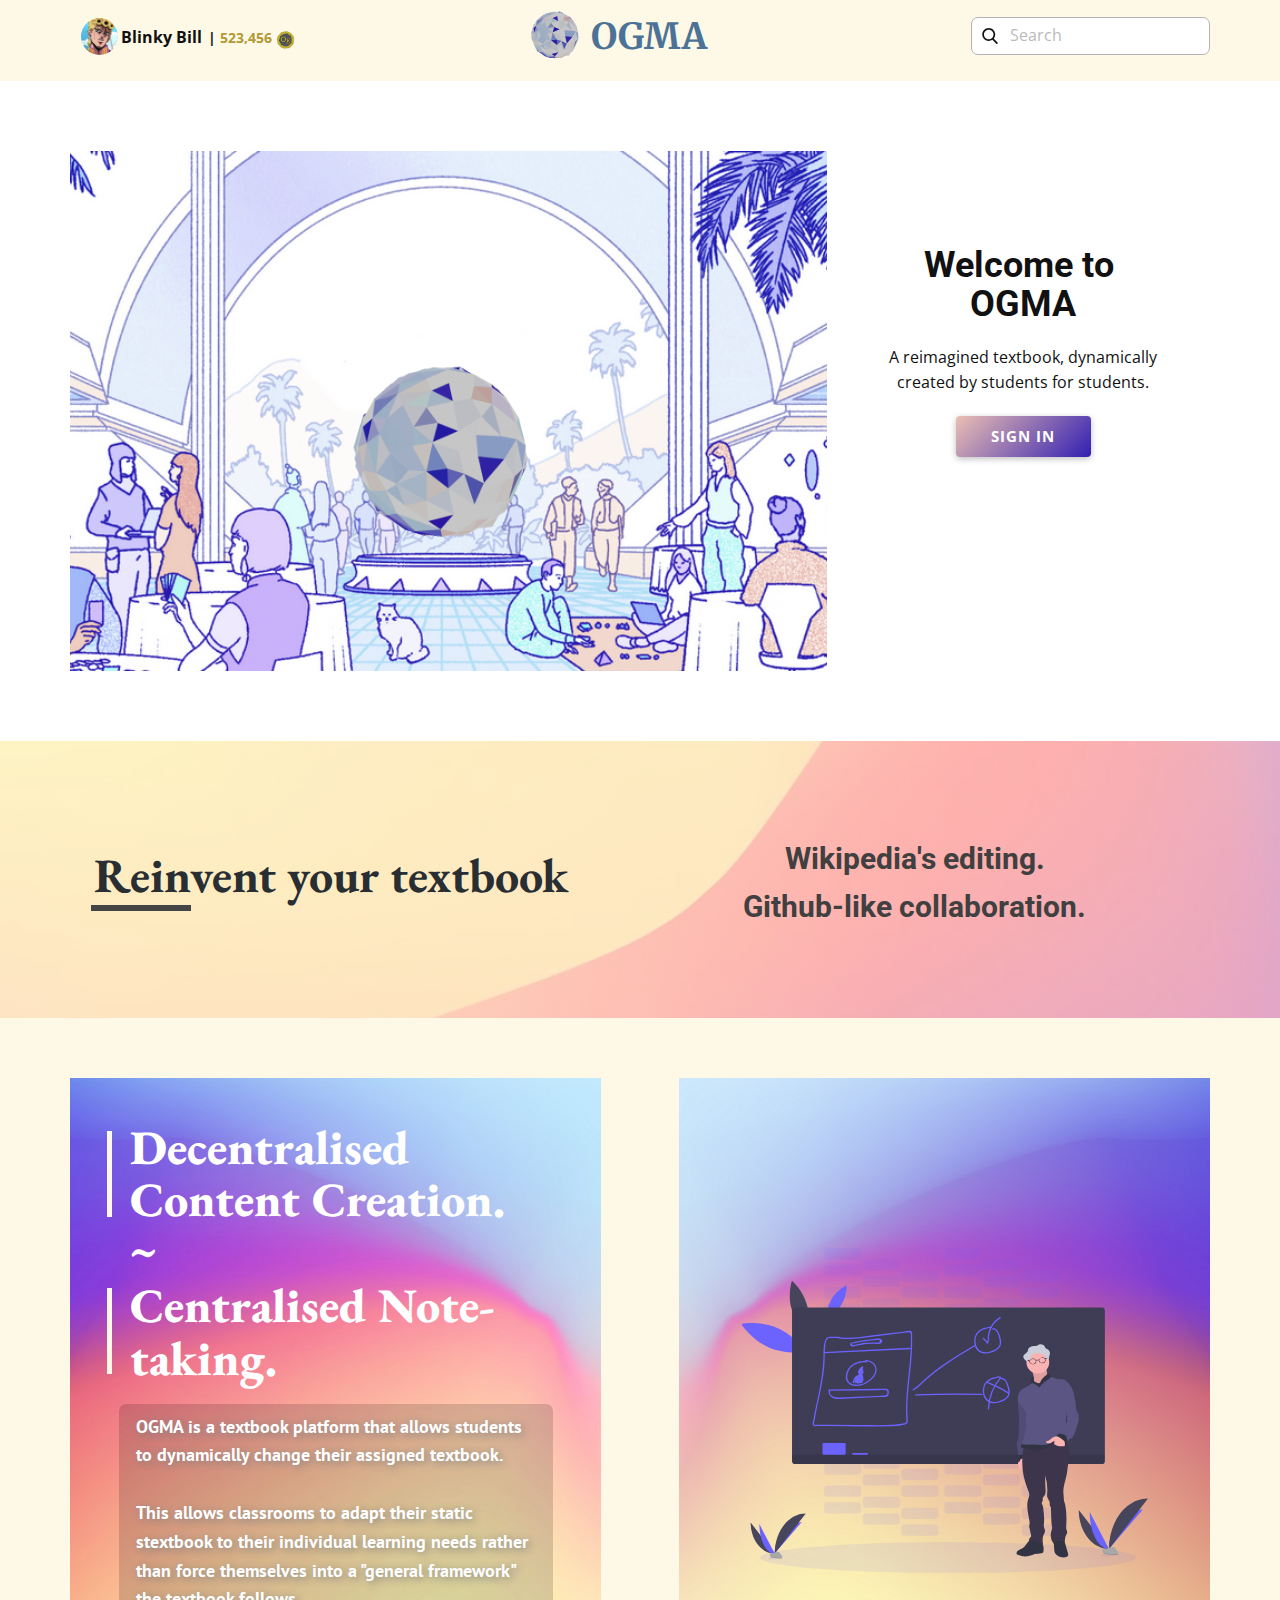
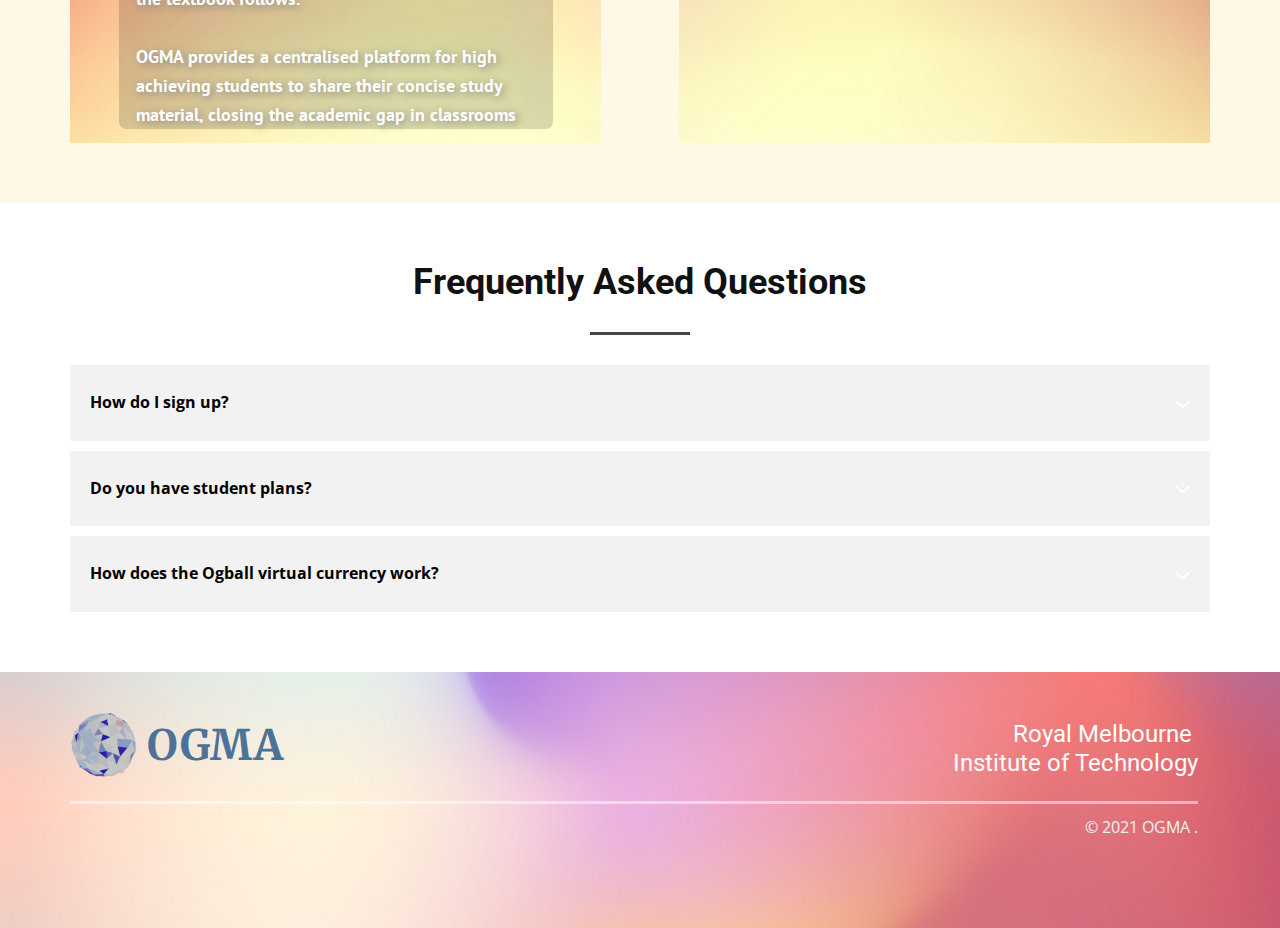
<file: src/Home.html>
<!DOCTYPE html>
<html style="font-size: 16px;">
  <head>
    <meta name="viewport" content="width=device-width, initial-scale=1.0">
    <meta charset="utf-8">
    <meta name="keywords" content="">
    <meta name="description" content="">
    <meta name="page_type" content="np-template-header-footer-from-plugin">
    <title>Home</title>
    <link rel="stylesheet" href="nicepage.css" media="screen">
<link rel="stylesheet" href="Home.css" media="screen">
    <script class="u-script" type="text/javascript" src="jquery.js" defer=""></script>
    <script class="u-script" type="text/javascript" src="nicepage.js" defer=""></script>
    <meta name="generator" content="Nicepage 3.29.1, nicepage.com">
    <link rel="icon" href="images/favicon.gif">
    <link id="u-theme-google-font" rel="stylesheet" href="https://fonts.googleapis.com/css?family=Roboto:100,100i,300,300i,400,400i,500,500i,700,700i,900,900i|Open+Sans:300,300i,400,400i,600,600i,700,700i,800,800i">
    <link id="u-page-google-font" rel="stylesheet" href="https://fonts.googleapis.com/css?family=Roboto:100,100i,300,300i,400,400i,500,500i,700,700i,900,900i|PT+Sans:400,400i,700,700i|Merriweather:300,300i,400,400i,700,700i,900,900i|EB+Garamond:400,400i,500,500i,600,600i,700,700i,800,800i">
    
    
    
    
    
    <script type="application/ld+json">{
		"@context": "http://schema.org",
		"@type": "Organization",
		"name": "Site1",
		"logo": "images/animated_logo.gif"
}</script>
    <meta name="theme-color" content="#478ac9">
    <meta property="og:title" content="Home">
    <meta property="og:description" content="">
    <meta property="og:type" content="website">
  </head>
  <body class="u-body"><header class="u-clearfix u-header u-palette-3-light-3 u-sticky u-sticky-ef22 u-header" id="sec-7aee"><div class="u-clearfix u-sheet u-sheet-1">
        <form action="#" method="get" class="u-border-1 u-border-grey-30 u-radius-7 u-search u-search-left u-white u-search-1">
          <button class="u-search-button" type="submit">
            <span class="u-search-icon u-spacing-10">
              <svg class="u-svg-link" preserveAspectRatio="xMidYMin slice" viewBox="0 0 56.966 56.966"><use xmlns:xlink="http://www.w3.org/1999/xlink" xlink:href="#svg-e04b"></use></svg>
              <svg xmlns="http://www.w3.org/2000/svg" xmlns:xlink="http://www.w3.org/1999/xlink" version="1.1" id="svg-e04b" x="0px" y="0px" viewBox="0 0 56.966 56.966" style="enable-background:new 0 0 56.966 56.966;" xml:space="preserve" class="u-svg-content"><path d="M55.146,51.887L41.588,37.786c3.486-4.144,5.396-9.358,5.396-14.786c0-12.682-10.318-23-23-23s-23,10.318-23,23  s10.318,23,23,23c4.761,0,9.298-1.436,13.177-4.162l13.661,14.208c0.571,0.593,1.339,0.92,2.162,0.92  c0.779,0,1.518-0.297,2.079-0.837C56.255,54.982,56.293,53.08,55.146,51.887z M23.984,6c9.374,0,17,7.626,17,17s-7.626,17-17,17  s-17-7.626-17-17S14.61,6,23.984,6z"></path></svg>
            </span>
          </button>
          <input class="u-search-input u-text-grey-50 u-search-input-1" type="search" name="search" value="" placeholder="Search">
        </form>
        <a href="Home.html" data-page-id="94916985" class="u-image u-logo u-image-1" data-image-width="400" data-image-height="400" title="Home">
          <img src="images/animated_logo.gif" class="u-logo-image u-logo-image-1">
        </a>
        <h1 class="u-custom-font u-font-merriweather u-headline u-hover-feature u-text u-text-palette-1-dark-1 u-title u-text-1">
          <a href="/">OGMA</a>
        </h1>
        <div class="u-image u-image-circle u-image-2" alt="" data-image-width="1204" data-image-height="629"></div>
        <p class="u-text u-text-2">Blinky Bill</p>
        <p class="u-text u-text-3"><b>&nbsp;|</b>
          <span class="u-text-palette-3-dark-1"><b>523,456</b>
          </span>
        </p>
        <img class="u-image u-image-default u-preserve-proportions u-image-3" src="images/ogma_coin.png" alt="" data-image-width="300" data-image-height="300">
      </div></header>
    <section class="u-clearfix u-section-1" id="sec-801c">
      <div class="u-clearfix u-sheet u-sheet-1">
        <div class="u-clearfix u-expanded-width u-gutter-10 u-layout-wrap u-layout-wrap-1">
          <div class="u-layout">
            <div class="u-layout-row">
              <div class="u-container-style u-image u-layout-cell u-left-cell u-size-40 u-image-1" src="" data-image-width="1600" data-image-height="467">
                <div class="u-container-layout u-container-layout-1">
                  <img class="u-image u-image-default u-preserve-proportions u-image-2" src="images/animated_logo.gif" alt="" data-image-width="400" data-image-height="400">
                </div>
              </div>
              <div class="u-align-center u-container-style u-layout-cell u-right-cell u-size-20 u-white u-layout-cell-2">
                <div class="u-container-layout u-container-layout-2">
                  <h2 class="u-text u-text-1">Welcome to&nbsp;<br>OGMA
                  </h2>
                  <p class="u-text u-text-2">A ​reimagined textbook, dynamically created by students for students.</p>
                  <a href="Student-Launcher.html" data-page-id="90577891" class="u-border-none u-btn u-btn-round u-button-style u-gradient u-none u-radius-4 u-text-body-alt-color u-btn-1"> Sign IN</a>
                </div>
              </div>
            </div>
          </div>
        </div>
      </div>
    </section>
    <section class="u-clearfix u-image u-shading u-section-2" id="sec-df09" data-image-width="1000" data-image-height="750">
      <div class="u-clearfix u-sheet u-sheet-1">
        <div class="u-clearfix u-layout-wrap u-layout-wrap-1">
          <div class="u-layout">
            <div class="u-layout-row">
              <div class="u-align-center u-container-style u-layout-cell u-left-cell u-size-33 u-layout-cell-1">
                <div class="u-container-layout u-container-layout-1">
                  <h2 class="u-custom-font u-text u-text-custom-color-9 u-text-1">
                    <span class="u-text-palette-1-dark-3">Reinvent your textbook</span>
                    <span class="u-text-palette-1-dark-3">
                      <br>
                    </span>
                  </h2>
                  <div class="u-border-6 u-border-grey-dark-1 u-line u-line-horizontal u-line-1"></div>
                </div>
              </div>
              <div class="u-align-center u-container-style u-layout-cell u-right-cell u-size-27 u-layout-cell-2">
                <div class="u-container-layout u-valign-middle u-container-layout-2">
                  <p class="u-custom-font u-heading-font u-text u-text-default u-text-palette-3-base u-text-2">
                    <span class="u-text-grey-75" style="font-weight: 700; font-size: 1.875rem;">Wikipedia's editing.<br>Github-like collaboration​.
                    </span>
                  </p>
                </div>
              </div>
            </div>
          </div>
        </div>
      </div>
    </section>
    <section class="u-clearfix u-palette-3-light-3 u-section-3" id="sec-4e35">
      <div class="u-clearfix u-sheet u-valign-middle u-sheet-1">
        <div class="u-clearfix u-gutter-78 u-layout-wrap u-layout-wrap-1">
          <div class="u-layout">
            <div class="u-layout-row">
              <div class="u-align-left u-container-style u-image u-layout-cell u-left-cell u-size-30 u-image-1" src="" data-image-width="4000" data-image-height="3000">
                <div class="u-container-layout u-container-layout-1" src="">
                  <div class="u-border-5 u-border-palette-3-light-3 u-line u-line-vertical u-line-1"></div>
                  <div class="u-border-5 u-border-palette-3-light-3 u-line u-line-vertical u-line-2"></div>
                  <h1 class="u-custom-font u-text u-text-body-alt-color u-text-1">Decentralised Content Creation.<br>~<br>Centralised Note-taking.<br>
                  </h1>
                  <div class="u-black u-container-style u-group u-opacity u-opacity-15 u-radius-7 u-shape-round u-group-1">
                    <div class="u-container-layout u-container-layout-2">
                      <p class="u-custom-font u-font-pt-sans u-text u-text-body-alt-color u-text-2"> OGMA is a textbook platform that allows students to dynamically change their assigned textbook.&nbsp;<br>
                        <br>This allows classrooms to adapt their static stextbook to their individual learning needs rather than force themselves into a "general framework" the textbook follows.<br>
                        <br>OGMA provides a centralised platform for high achieving students to share their concise study material, closing the academic gap in classrooms
                      </p>
                    </div>
                  </div>
                </div>
              </div>
              <div class="u-align-left u-container-style u-image u-layout-cell u-right-cell u-size-30 u-image-2" src="" data-image-width="4000" data-image-height="3000">
                <div class="u-container-layout u-valign-middle u-container-layout-3" src="">
                  <img class="u-image u-image-default u-image-3" src="images/teacher.svg" alt="" data-image-width="948" data-image-height="758">
                </div>
              </div>
            </div>
          </div>
        </div>
      </div>
    </section>
    <section class="u-align-center u-clearfix u-white u-section-4" id="sec-32d7">
      <div class="u-clearfix u-sheet u-valign-middle u-sheet-1">
        <h2 class="u-text u-text-default u-text-1">Frequently Asked Questions</h2>
        <div class="u-border-3 u-border-grey-dark-1 u-line u-line-horizontal u-line-1"></div>
        <div class="u-accordion u-collapsed-by-default u-faq u-spacing-10 u-accordion-1">
          <div class="u-accordion-item">
            <a class="u-accordion-link u-active-palette-2-light-3 u-button-style u-grey-5 u-hover-palette-2-light-3 u-text-active-palette-2-base u-text-black u-text-hover-palette-2-base u-accordion-link-1" id="link-accordion-ae6a" aria-controls="accordion-ae6a" aria-selected="false">
              <span class="u-accordion-link-text">How do I sign up?</span><span class="u-accordion-link-icon u-icon u-icon-circle u-text-palette-1-base u-icon-1"><svg class="u-svg-link" preserveAspectRatio="xMidYMin slice" viewBox="0 0 16 16" style=""><use xmlns:xlink="http://www.w3.org/1999/xlink" xlink:href="#svg-a823"></use></svg><svg class="u-svg-content" viewBox="0 0 16 16" x="0px" y="0px" id="svg-a823" style=""><path d="M8,10.7L1.6,5.3c-0.4-0.4-1-0.4-1.3,0c-0.4,0.4-0.4,0.9,0,1.3l7.2,6.1c0.1,0.1,0.4,0.2,0.6,0.2s0.4-0.1,0.6-0.2l7.1-6
	c0.4-0.4,0.4-0.9,0-1.3c-0.4-0.4-1-0.4-1.3,0L8,10.7z"></path></svg></span>
            </a>
            <div class="u-accordion-pane u-container-style u-accordion-pane-1" id="accordion-ae6a" aria-labelledby="link-accordion-ae6a">
              <div class="u-container-layout u-container-layout-1">
                <div class="fr-view u-clearfix u-rich-text u-text">
                  <p>Answer</p>
                </div>
              </div>
            </div>
          </div>
          <div class="u-accordion-item">
            <a class="u-accordion-link u-active-palette-2-light-3 u-button-style u-grey-5 u-hover-palette-2-light-3 u-text-active-palette-2-base u-text-black u-text-hover-palette-2-base u-accordion-link-2" id="link-accordion-8339" aria-controls="accordion-8339" aria-selected="false">
              <span class="u-accordion-link-text">Do you have student plans?<br>
              </span><span class="u-accordion-link-icon u-icon u-icon-circle u-text-palette-1-base u-icon-2"><svg class="u-svg-link" preserveAspectRatio="xMidYMin slice" viewBox="0 0 16 16" style=""><use xmlns:xlink="http://www.w3.org/1999/xlink" xlink:href="#svg-7d7e"></use></svg><svg class="u-svg-content" viewBox="0 0 16 16" x="0px" y="0px" id="svg-7d7e" style=""><path d="M8,10.7L1.6,5.3c-0.4-0.4-1-0.4-1.3,0c-0.4,0.4-0.4,0.9,0,1.3l7.2,6.1c0.1,0.1,0.4,0.2,0.6,0.2s0.4-0.1,0.6-0.2l7.1-6
	c0.4-0.4,0.4-0.9,0-1.3c-0.4-0.4-1-0.4-1.3,0L8,10.7z"></path></svg></span>
            </a>
            <div class="u-accordion-pane u-container-style u-accordion-pane-2" id="accordion-8339" aria-labelledby="link-accordion-8339">
              <div class="u-container-layout u-container-layout-2">
                <div class="fr-view u-clearfix u-rich-text u-text">
                  <p>Answer.</p>
                </div>
              </div>
            </div>
          </div>
          <div class="u-accordion-item">
            <a class="u-accordion-link u-active-palette-2-light-3 u-button-style u-grey-5 u-hover-palette-2-light-3 u-text-active-palette-2-base u-text-black u-text-hover-palette-2-base u-accordion-link-3" id="link-accordion-1c17" aria-controls="accordion-1c17" aria-selected="false">
              <span class="u-accordion-link-text">How does the Ogball virtual currency work?</span><span class="u-accordion-link-icon u-icon u-icon-circle u-text-palette-1-base u-icon-3"><svg class="u-svg-link" preserveAspectRatio="xMidYMin slice" viewBox="0 0 16 16" style=""><use xmlns:xlink="http://www.w3.org/1999/xlink" xlink:href="#svg-d58c"></use></svg><svg class="u-svg-content" viewBox="0 0 16 16" x="0px" y="0px" id="svg-d58c" style=""><path d="M8,10.7L1.6,5.3c-0.4-0.4-1-0.4-1.3,0c-0.4,0.4-0.4,0.9,0,1.3l7.2,6.1c0.1,0.1,0.4,0.2,0.6,0.2s0.4-0.1,0.6-0.2l7.1-6
	c0.4-0.4,0.4-0.9,0-1.3c-0.4-0.4-1-0.4-1.3,0L8,10.7z"></path></svg></span>
            </a>
            <div class="u-accordion-pane u-container-style u-accordion-pane-3" id="accordion-1c17" aria-labelledby="link-accordion-1c17">
              <div class="u-container-layout u-container-layout-3">
                <div class="fr-view u-clearfix u-rich-text u-text">
                  <p>Answer.</p>
                </div>
              </div>
            </div>
          </div>
        </div>
      </div>
    </section>
    
    
    <footer class="u-clearfix u-footer u-image u-footer" id="sec-1484" data-image-width="1270" data-image-height="760"><div class="u-clearfix u-sheet u-sheet-1">
        <h4 class="u-align-right u-text u-text-default u-text-white u-text-1">Royal Melbourne&nbsp;<br>Institute of Technology
        </h4>
        <a href="Home.html" data-page-id="94916985" class="u-image u-logo u-image-1" data-image-width="400" data-image-height="400" title="Home">
          <img src="images/animated_logo.gif" class="u-logo-image u-logo-image-1">
        </a>
        <h3 class="u-align-center u-custom-font u-font-merriweather u-headline u-text u-text-palette-1-dark-1 u-text-2">
          <a href="/">
            <span style="font-weight: 700;"> OGMA</span>
            <span style="font-weight: 700;"></span>
          </a>
        </h3>
        <div class="u-border-3 u-border-white u-line u-line-horizontal u-opacity u-opacity-50 u-line-1"></div>
        <p class="u-align-right u-text u-text-grey-5 u-text-3">© 2021 OGMA .</p>
      </div></footer>
  </body>
</html>
</file>
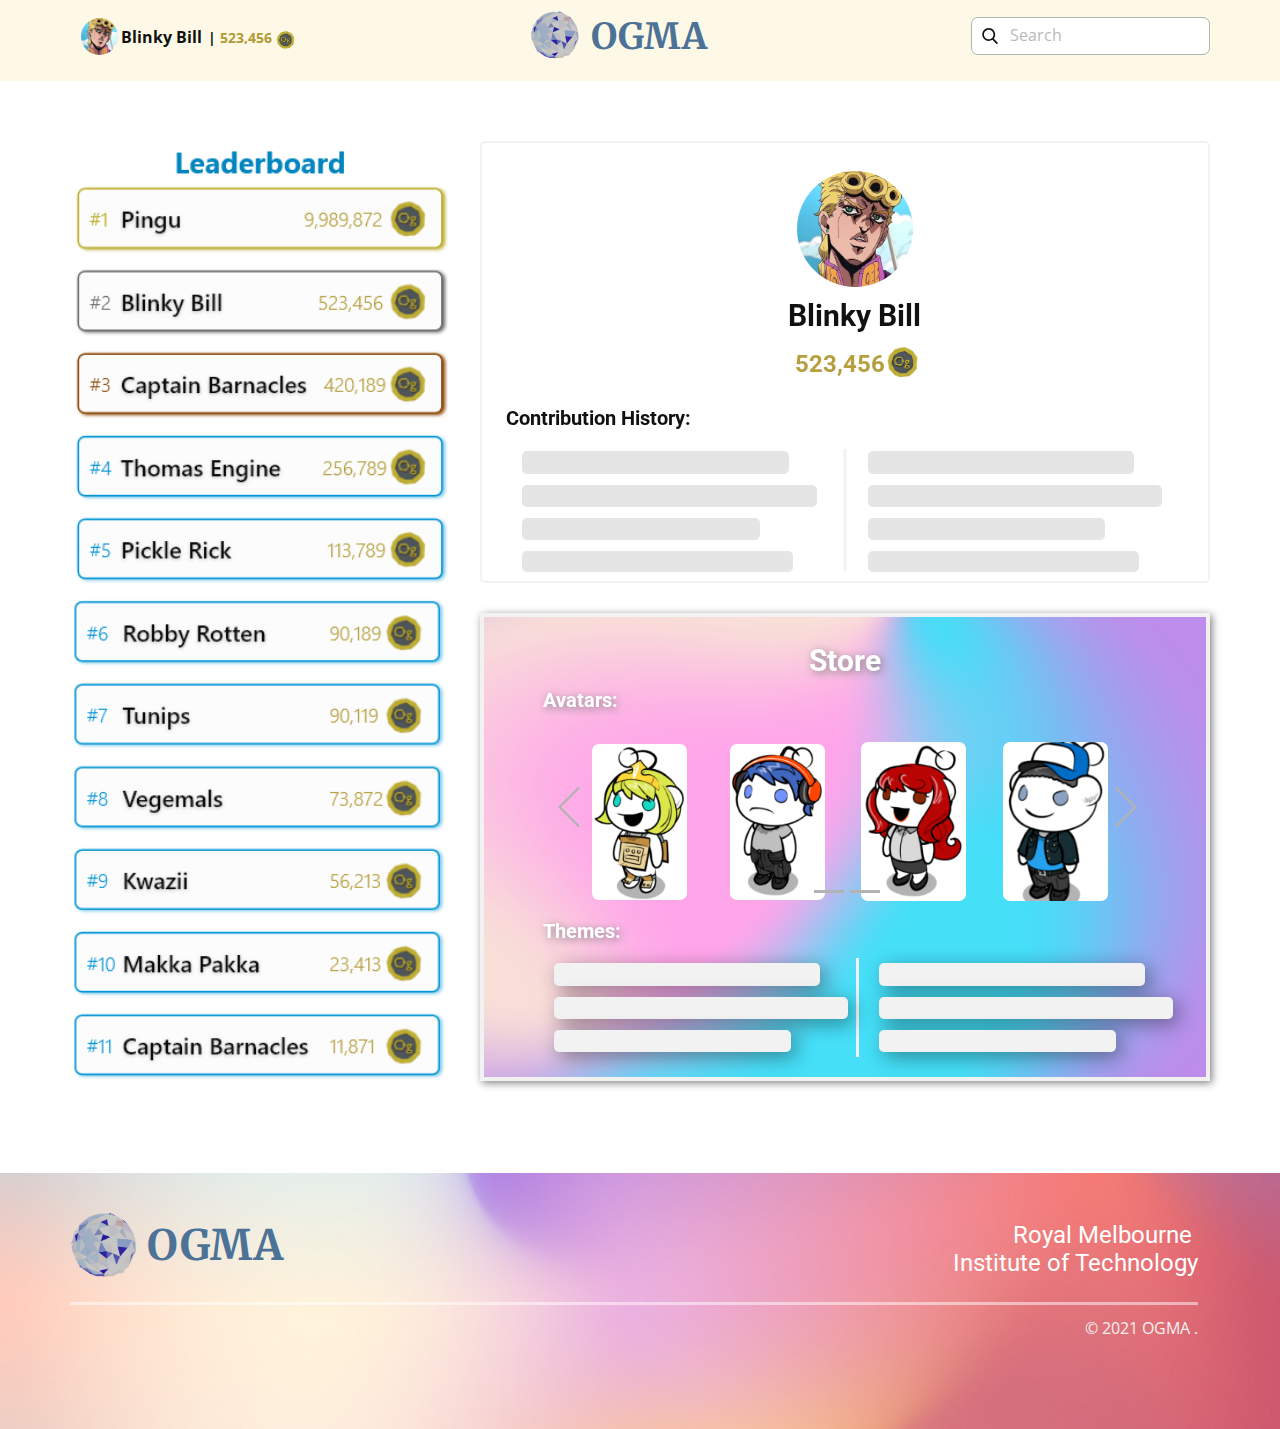
<file: src/Scoreboard.html>
<!DOCTYPE html>
<html style="font-size: 16px;">
  <head>
    <meta name="viewport" content="width=device-width, initial-scale=1.0">
    <meta charset="utf-8">
    <meta name="keywords" content="">
    <meta name="description" content="">
    <meta name="page_type" content="np-template-header-footer-from-plugin">
    <title>Scoreboard</title>
    <link rel="stylesheet" href="nicepage.css" media="screen">
<link rel="stylesheet" href="Scoreboard.css" media="screen">
    <script class="u-script" type="text/javascript" src="jquery.js" defer=""></script>
    <script class="u-script" type="text/javascript" src="nicepage.js" defer=""></script>
    <meta name="generator" content="Nicepage 3.29.1, nicepage.com">
    <link rel="icon" href="images/favicon.gif">
    <link id="u-theme-google-font" rel="stylesheet" href="https://fonts.googleapis.com/css?family=Roboto:100,100i,300,300i,400,400i,500,500i,700,700i,900,900i|Open+Sans:300,300i,400,400i,600,600i,700,700i,800,800i">
    <link id="u-page-google-font" rel="stylesheet" href="https://fonts.googleapis.com/css?family=Merriweather:300,300i,400,400i,700,700i,900,900i">
    
    
    <script type="application/ld+json">{
		"@context": "http://schema.org",
		"@type": "Organization",
		"name": "Site1",
		"logo": "images/animated_logo.gif"
}</script>
    <meta name="theme-color" content="#478ac9">
    <meta property="og:title" content="Scoreboard">
    <meta property="og:description" content="">
    <meta property="og:type" content="website">
  </head>
  <body class="u-body"><header class="u-clearfix u-header u-palette-3-light-3 u-sticky u-sticky-ef22 u-header" id="sec-7aee"><div class="u-clearfix u-sheet u-sheet-1">
        <form action="#" method="get" class="u-border-1 u-border-grey-30 u-radius-7 u-search u-search-left u-white u-search-1">
          <button class="u-search-button" type="submit">
            <span class="u-search-icon u-spacing-10">
              <svg class="u-svg-link" preserveAspectRatio="xMidYMin slice" viewBox="0 0 56.966 56.966"><use xmlns:xlink="http://www.w3.org/1999/xlink" xlink:href="#svg-e04b"></use></svg>
              <svg xmlns="http://www.w3.org/2000/svg" xmlns:xlink="http://www.w3.org/1999/xlink" version="1.1" id="svg-e04b" x="0px" y="0px" viewBox="0 0 56.966 56.966" style="enable-background:new 0 0 56.966 56.966;" xml:space="preserve" class="u-svg-content"><path d="M55.146,51.887L41.588,37.786c3.486-4.144,5.396-9.358,5.396-14.786c0-12.682-10.318-23-23-23s-23,10.318-23,23  s10.318,23,23,23c4.761,0,9.298-1.436,13.177-4.162l13.661,14.208c0.571,0.593,1.339,0.92,2.162,0.92  c0.779,0,1.518-0.297,2.079-0.837C56.255,54.982,56.293,53.08,55.146,51.887z M23.984,6c9.374,0,17,7.626,17,17s-7.626,17-17,17  s-17-7.626-17-17S14.61,6,23.984,6z"></path></svg>
            </span>
          </button>
          <input class="u-search-input u-text-grey-50 u-search-input-1" type="search" name="search" value="" placeholder="Search">
        </form>
        <a href="Home.html" data-page-id="94916985" class="u-image u-logo u-image-1" data-image-width="400" data-image-height="400" title="Home">
          <img src="images/animated_logo.gif" class="u-logo-image u-logo-image-1">
        </a>
        <h1 class="u-custom-font u-font-merriweather u-headline u-hover-feature u-text u-text-palette-1-dark-1 u-title u-text-1">
          <a href="/">OGMA</a>
        </h1>
        <div class="u-image u-image-circle u-image-2" alt="" data-image-width="1204" data-image-height="629"></div>
        <p class="u-text u-text-2">Blinky Bill</p>
        <p class="u-text u-text-3"><b>&nbsp;|</b>
          <span class="u-text-palette-3-dark-1"><b>523,456</b>
          </span>
        </p>
        <img class="u-image u-image-default u-preserve-proportions u-image-3" src="images/ogma_coin.png" alt="" data-image-width="300" data-image-height="300">
      </div></header>
    <section class="u-clearfix u-white u-section-1" id="sec-7834">
      <div class="u-clearfix u-sheet u-sheet-1">
        <div class="u-clearfix u-expanded-width u-gutter-30 u-layout-wrap u-layout-wrap-1">
          <div class="u-layout">
            <div class="u-layout-row">
              <div class="u-size-21">
                <div class="u-layout-col">
                  <div class="u-container-style u-image u-image-contain u-layout-cell u-size-60 u-image-1" data-image-width="326" data-image-height="813" data-animation-name="fadeIn" data-animation-duration="1000" data-animation-delay="0" data-animation-direction="">
                    <div class="u-container-layout u-container-layout-1"></div>
                  </div>
                </div>
              </div>
              <div class="u-size-39">
                <div class="u-layout-col">
                  <div class="u-container-style u-layout-cell u-radius-5 u-shape-round u-size-30 u-layout-cell-2" data-animation-name="fadeIn" data-animation-duration="1000" data-animation-delay="250" data-animation-direction="">
                    <div class="u-border-2 u-border-grey-5 u-container-layout u-container-layout-2">
                      <div class="u-absolute-hcenter u-border-3 u-border-grey-5 u-line u-line-vertical u-line-1"></div>
                      <div class="u-hover-feature u-image u-image-circle u-image-2" alt="" data-image-width="1204" data-image-height="629"></div>
                      <h3 class="u-text u-text-default u-text-1">Blinky <span style="font-weight: 700;">Bill</span>
                      </h3>
                      <h4 class="u-text u-text-custom-color-12 u-text-default u-text-2">523,456</h4>
                      <img class="u-image u-image-default u-preserve-proportions u-image-3" src="images/ogma_coin.png" alt="" data-image-width="300" data-image-height="300">
                      <h4 class="u-text u-text-default u-text-3">Contribution History:</h4>
                      <div class="u-align-left u-grey-10 u-radius-5 u-shape u-shape-round u-shape-1"></div>
                      <div class="u-grey-10 u-radius-5 u-shape u-shape-round u-shape-2"></div>
                      <div class="u-grey-10 u-radius-5 u-shape u-shape-round u-shape-3"></div>
                      <div class="u-align-left u-grey-10 u-radius-5 u-shape u-shape-round u-shape-4"></div>
                      <div class="u-grey-10 u-radius-5 u-shape u-shape-round u-shape-5"></div>
                      <div class="u-grey-10 u-radius-5 u-shape u-shape-round u-shape-6"></div>
                      <div class="u-align-left u-grey-10 u-radius-5 u-shape u-shape-round u-shape-7"></div>
                      <div class="u-grey-10 u-radius-5 u-shape u-shape-round u-shape-8"></div>
                      <div class="u-grey-10 u-radius-5 u-shape u-shape-round u-shape-9"></div>
                      <div class="u-grey-10 u-radius-5 u-shape u-shape-round u-shape-10"></div>
                      <div class="u-grey-10 u-radius-5 u-shape u-shape-round u-shape-11"></div>
                    </div>
                  </div>
                  <div class="u-container-style u-image u-layout-cell u-size-30 u-image-4" data-image-width="2000" data-image-height="2000" data-animation-name="fadeIn" data-animation-duration="1000" data-animation-delay="500" data-animation-direction="">
                    <div class="u-border-4 u-border-grey-5 u-container-layout u-container-layout-3">
                      <h3 class="u-text u-text-body-alt-color u-text-default u-text-4">Store</h3>
                      <h5 class="u-text u-text-body-alt-color u-text-default u-text-5">Avatars:</h5>
                      <div data-interval="5000" data-u-ride="carousel" class="u-carousel u-slider u-slider-1" id="carousel-3fbd">
                        <ol class="u-absolute-hcenter u-carousel-indicators u-carousel-indicators-1">
                          <li data-u-target="#carousel-3fbd" class="u-active u-grey-30" data-u-slide-to="0"></li>
                          <li data-u-target="#carousel-3fbd" class="u-grey-30" data-u-slide-to="1"></li>
                        </ol>
                        <div class="u-carousel-inner" role="listbox">
                          <div class="u-active u-carousel-item u-container-style u-slide">
                            <div class="u-container-layout u-container-layout-4">
                              <img class="u-image u-image-round u-preserve-proportions u-radius-7 u-image-5" src="images/2021-11-0923_48_14-redditavatars-GoogleSearch.png" alt="" data-image-width="129" data-image-height="212">
                              <img class="u-image u-image-round u-preserve-proportions u-radius-7 u-image-6" src="images/2021-11-0923_49_18-redditavatars-GoogleSearch.png" alt="" data-image-width="123" data-image-height="201">
                              <img class="u-image u-image-round u-preserve-proportions u-radius-7 u-image-7" src="images/2021-11-0923_48_58-redditavatars-GoogleSearch.png" alt="" data-image-width="137" data-image-height="208">
                              <img class="u-image u-image-round u-preserve-proportions u-radius-7 u-image-8" src="images/2021-11-0923_49_35-redditavatars-GoogleSearch.png" alt="" data-image-width="120" data-image-height="207">
                            </div>
                          </div>
                          <div class="u-carousel-item u-container-style u-slide">
                            <div class="u-container-layout u-container-layout-5">
                              <img class="u-image u-image-round u-preserve-proportions u-radius-7 u-image-9" src="images/2021-11-0923_58_43-.png" alt="" data-image-width="102" data-image-height="183">
                              <img class="u-image u-image-round u-preserve-proportions u-radius-7 u-image-10" src="images/2021-11-0923_58_11-.png" alt="" data-image-width="116" data-image-height="171">
                              <img class="u-image u-image-round u-preserve-proportions u-radius-7 u-image-11" src="images/2021-11-0923_57_19-.png" alt="" data-image-width="137" data-image-height="209">
                              <img class="u-image u-image-round u-preserve-proportions u-radius-7 u-image-12" src="images/2021-11-0923_59_47-.png" alt="" data-image-width="187" data-image-height="270">
                            </div>
                          </div>
                        </div>
                        <a class="u-absolute-vcenter u-carousel-control u-carousel-control-prev u-spacing-5 u-text-grey-30 u-carousel-control-1" href="#carousel-3fbd" role="button" data-u-slide="prev">
                          <span aria-hidden="true">
                            <svg viewBox="0 0 477.175 477.175"><path d="M145.188,238.575l215.5-215.5c5.3-5.3,5.3-13.8,0-19.1s-13.8-5.3-19.1,0l-225.1,225.1c-5.3,5.3-5.3,13.8,0,19.1l225.1,225
                    c2.6,2.6,6.1,4,9.5,4s6.9-1.3,9.5-4c5.3-5.3,5.3-13.8,0-19.1L145.188,238.575z"></path></svg>
                          </span>
                          <span class="sr-only">Previous</span>
                        </a>
                        <a class="u-absolute-vcenter u-carousel-control u-carousel-control-next u-spacing-5 u-text-grey-30 u-carousel-control-2" href="#carousel-3fbd" role="button" data-u-slide="next">
                          <span aria-hidden="true">
                            <svg viewBox="0 0 477.175 477.175"><path d="M360.731,229.075l-225.1-225.1c-5.3-5.3-13.8-5.3-19.1,0s-5.3,13.8,0,19.1l215.5,215.5l-215.5,215.5
                    c-5.3,5.3-5.3,13.8,0,19.1c2.6,2.6,6.1,4,9.5,4c3.4,0,6.9-1.3,9.5-4l225.1-225.1C365.931,242.875,365.931,234.275,360.731,229.075z"></path></svg>
                          </span>
                          <span class="sr-only">Next</span>
                        </a>
                      </div>
                      <h5 class="u-text u-text-body-alt-color u-text-default u-text-6">Themes:</h5>
                      <div class="u-border-3 u-border-grey-5 u-line u-line-vertical u-line-2"></div>
                      <div class="u-grey-5 u-radius-5 u-shape u-shape-round u-shape-12"></div>
                      <div class="u-grey-5 u-radius-5 u-shape u-shape-round u-shape-13"></div>
                      <div class="u-grey-5 u-radius-5 u-shape u-shape-round u-shape-14"></div>
                      <div class="u-grey-5 u-radius-5 u-shape u-shape-round u-shape-15"></div>
                      <div class="u-grey-5 u-radius-5 u-shape u-shape-round u-shape-16"></div>
                      <div class="u-grey-5 u-radius-5 u-shape u-shape-round u-shape-17"></div>
                    </div>
                  </div>
                </div>
              </div>
            </div>
          </div>
        </div>
      </div>
      
    </section>
    
    
    <footer class="u-clearfix u-footer u-image u-footer" id="sec-1484" data-image-width="1270" data-image-height="760"><div class="u-clearfix u-sheet u-sheet-1">
        <h4 class="u-align-right u-text u-text-default u-text-white u-text-1">Royal Melbourne&nbsp;<br>Institute of Technology
        </h4>
        <a href="Home.html" data-page-id="94916985" class="u-image u-logo u-image-1" data-image-width="400" data-image-height="400" title="Home">
          <img src="images/animated_logo.gif" class="u-logo-image u-logo-image-1">
        </a>
        <h3 class="u-align-center u-custom-font u-font-merriweather u-headline u-text u-text-palette-1-dark-1 u-text-2">
          <a href="/">
            <span style="font-weight: 700;"> OGMA</span>
            <span style="font-weight: 700;"></span>
          </a>
        </h3>
        <div class="u-border-3 u-border-white u-line u-line-horizontal u-opacity u-opacity-50 u-line-1"></div>
        <p class="u-align-right u-text u-text-grey-5 u-text-3">© 2021 OGMA .</p>
      </div></footer>
  </body>
</html>
</file>
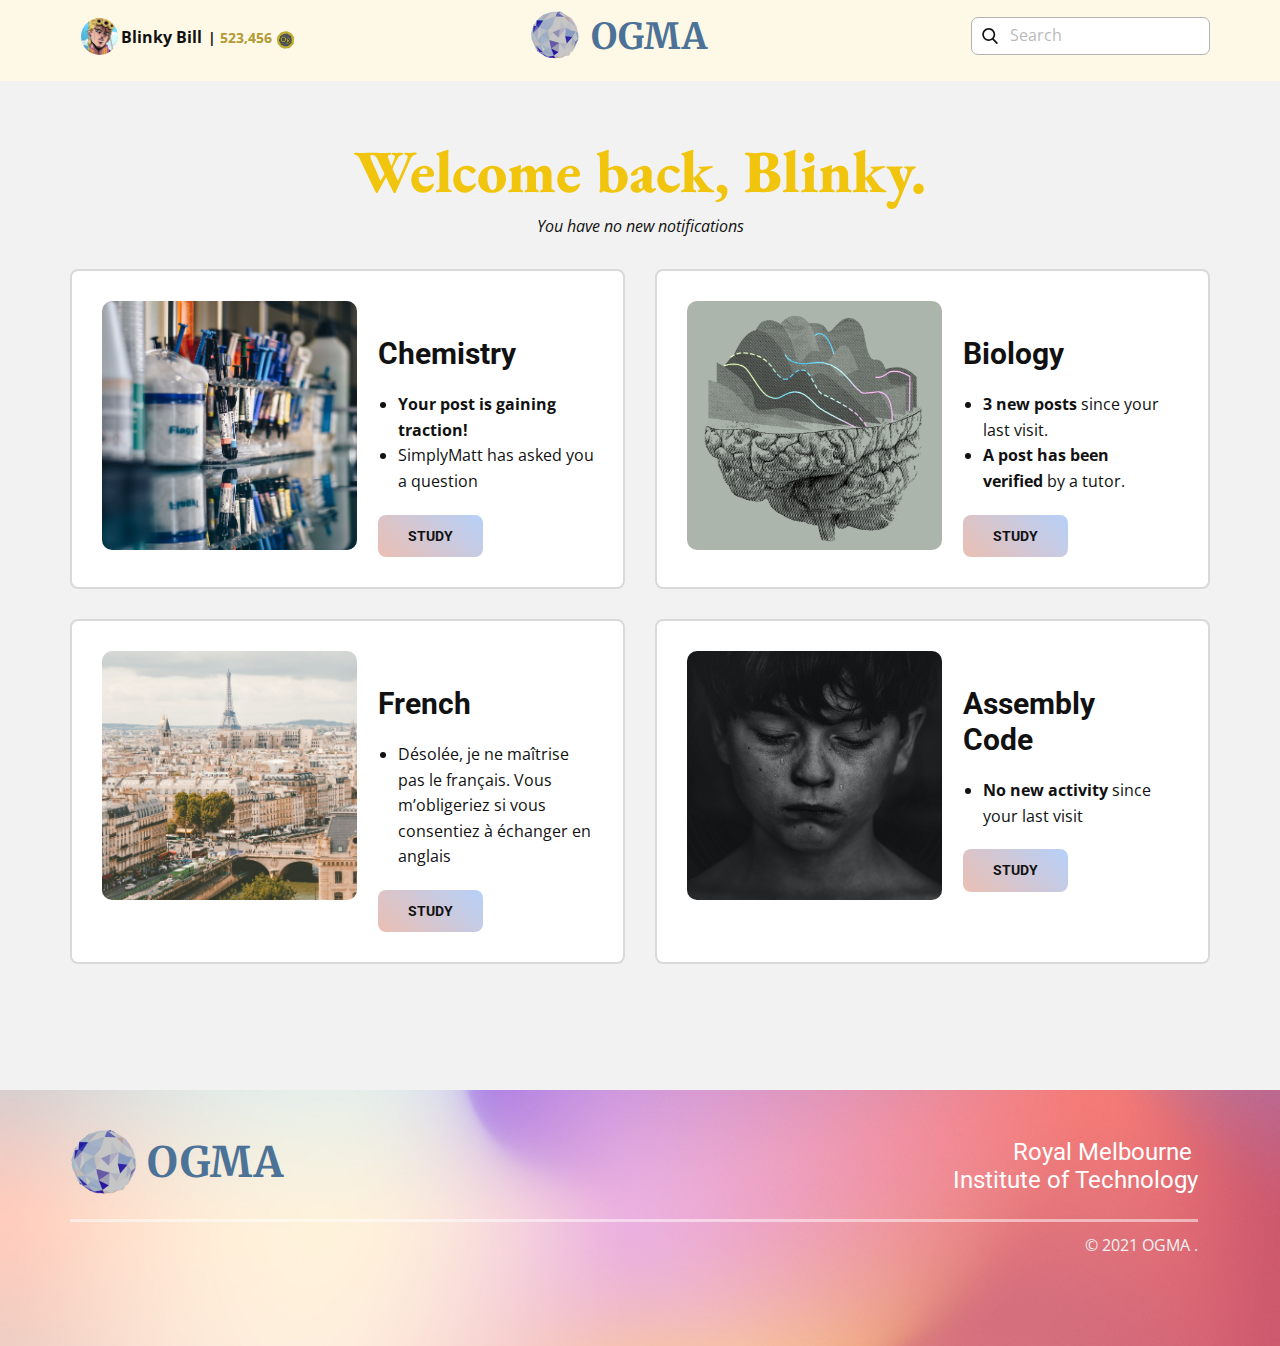
<file: src/Student-Launcher.html>
<!DOCTYPE html>
<html style="font-size: 16px;">
  <head>
    <meta name="viewport" content="width=device-width, initial-scale=1.0">
    <meta charset="utf-8">
    <meta name="keywords" content="">
    <meta name="description" content="">
    <meta name="page_type" content="np-template-header-footer-from-plugin">
    <title>Student Launcher</title>
    <link rel="stylesheet" href="nicepage.css" media="screen">
<link rel="stylesheet" href="Student-Launcher.css" media="screen">
    <script class="u-script" type="text/javascript" src="jquery.js" defer=""></script>
    <script class="u-script" type="text/javascript" src="nicepage.js" defer=""></script>
    <meta name="generator" content="Nicepage 3.29.1, nicepage.com">
    <link rel="icon" href="images/favicon.gif">
    <link id="u-theme-google-font" rel="stylesheet" href="https://fonts.googleapis.com/css?family=Roboto:100,100i,300,300i,400,400i,500,500i,700,700i,900,900i|Open+Sans:300,300i,400,400i,600,600i,700,700i,800,800i">
    <link id="u-page-google-font" rel="stylesheet" href="https://fonts.googleapis.com/css?family=Merriweather:300,300i,400,400i,700,700i,900,900i|EB+Garamond:400,400i,500,500i,600,600i,700,700i,800,800i">
    
    
    <script type="application/ld+json">{
		"@context": "http://schema.org",
		"@type": "Organization",
		"name": "Site1",
		"logo": "images/animated_logo.gif"
}</script>
    <meta name="theme-color" content="#478ac9">
    <meta property="og:title" content="Student Launcher">
    <meta property="og:description" content="">
    <meta property="og:type" content="website">
  </head>
  <body class="u-body"><header class="u-clearfix u-header u-palette-3-light-3 u-sticky u-sticky-ef22 u-header" id="sec-7aee"><div class="u-clearfix u-sheet u-sheet-1">
        <form action="#" method="get" class="u-border-1 u-border-grey-30 u-radius-7 u-search u-search-left u-white u-search-1">
          <button class="u-search-button" type="submit">
            <span class="u-search-icon u-spacing-10">
              <svg class="u-svg-link" preserveAspectRatio="xMidYMin slice" viewBox="0 0 56.966 56.966"><use xmlns:xlink="http://www.w3.org/1999/xlink" xlink:href="#svg-e04b"></use></svg>
              <svg xmlns="http://www.w3.org/2000/svg" xmlns:xlink="http://www.w3.org/1999/xlink" version="1.1" id="svg-e04b" x="0px" y="0px" viewBox="0 0 56.966 56.966" style="enable-background:new 0 0 56.966 56.966;" xml:space="preserve" class="u-svg-content"><path d="M55.146,51.887L41.588,37.786c3.486-4.144,5.396-9.358,5.396-14.786c0-12.682-10.318-23-23-23s-23,10.318-23,23  s10.318,23,23,23c4.761,0,9.298-1.436,13.177-4.162l13.661,14.208c0.571,0.593,1.339,0.92,2.162,0.92  c0.779,0,1.518-0.297,2.079-0.837C56.255,54.982,56.293,53.08,55.146,51.887z M23.984,6c9.374,0,17,7.626,17,17s-7.626,17-17,17  s-17-7.626-17-17S14.61,6,23.984,6z"></path></svg>
            </span>
          </button>
          <input class="u-search-input u-text-grey-50 u-search-input-1" type="search" name="search" value="" placeholder="Search">
        </form>
        <a href="Home.html" data-page-id="94916985" class="u-image u-logo u-image-1" data-image-width="400" data-image-height="400" title="Home">
          <img src="images/animated_logo.gif" class="u-logo-image u-logo-image-1">
        </a>
        <h1 class="u-custom-font u-font-merriweather u-headline u-hover-feature u-text u-text-palette-1-dark-1 u-title u-text-1">
          <a href="/">OGMA</a>
        </h1>
        <div class="u-image u-image-circle u-image-2" alt="" data-image-width="1204" data-image-height="629"></div>
        <p class="u-text u-text-2">Blinky Bill</p>
        <p class="u-text u-text-3"><b>&nbsp;|</b>
          <span class="u-text-palette-3-dark-1"><b>523,456</b>
          </span>
        </p>
        <img class="u-image u-image-default u-preserve-proportions u-image-3" src="images/ogma_coin.png" alt="" data-image-width="300" data-image-height="300">
      </div></header>
    <section class="u-align-center u-clearfix u-grey-5 u-section-1" id="carousel_00b0">
      <div class="u-clearfix u-sheet u-sheet-1">
        <h1 class="u-custom-font u-text u-text-default u-text-palette-3-base u-text-1">Welcome back, Blinky.</h1>
        <p class="u-text u-text-2">You have no new notifications</p>
        <div class="u-expanded-width-xs u-list u-list-1">
          <div class="u-repeater u-repeater-1">
            <div class="u-border-2 u-border-grey-15 u-container-style u-list-item u-radius-8 u-repeater-item u-shape-round u-white u-list-item-1">
              <div class="u-container-layout u-similar-container u-valign-top-lg u-valign-top-md u-valign-top-sm u-valign-top-xl u-container-layout-1">
                <img alt="" class="u-expanded-width-xs u-image u-image-round u-radius-10 u-image-1" src="images/chem.jpg" data-image-width="1600" data-image-height="1067">
                <div class="u-align-left-xs u-container-style u-expanded-width-xs u-group u-video-cover u-group-1">
                  <div class="u-container-layout u-valign-middle-xs u-container-layout-2">
                    <h3 class="u-text u-text-3">Chemistry</h3>
                    <ul class="u-text u-text-4">
                      <li><b>Your post is gaining traction!&nbsp;</b>
                      </li>
                      <li>SimplyMatt has asked you a question</li>
                    </ul>
                    <a href="Student-Launcher.html" data-page-id="90577891" class="u-border-none u-btn u-btn-round u-button-style u-custom-font u-gradient u-heading-font u-none u-radius-8 u-btn-1">
                      <span style="font-weight: 700;">Study</span>
                      <span style="font-weight: 700;"></span>
                    </a>
                  </div>
                </div>
              </div>
            </div>
            <div class="u-border-2 u-border-grey-15 u-container-style u-list-item u-radius-8 u-repeater-item u-shape-round u-video-cover u-white u-list-item-2">
              <div class="u-container-layout u-similar-container u-valign-top-lg u-valign-top-md u-valign-top-sm u-valign-top-xl u-container-layout-3">
                <img alt="" class="u-expanded-width-xs u-image u-image-round u-radius-10 u-image-2" src="images/biology.png" data-image-width="499" data-image-height="415">
                <div class="u-align-left-xs u-container-style u-expanded-width-xs u-group u-video-cover u-group-2">
                  <div class="u-container-layout u-valign-middle-xs u-container-layout-4">
                    <h3 class="u-text u-text-5">Biology</h3>
                    <ul class="u-text u-text-default u-text-6">
                      <li><b style="background-color: #ffffff; color: #111111; font-family: 'Open Sans',sans-serif; font-size: 1rem;">3 new posts&nbsp;</b>since your last visit.
                      </li>
                      <li><b>A post has been verified&nbsp;</b>by a tutor.
                      </li>
                    </ul>
                    <a href="Biology.html" data-page-id="53661121" class="u-border-none u-btn u-btn-round u-button-style u-custom-font u-gradient u-heading-font u-none u-radius-8 u-btn-2">
                      <span style="font-weight: 700;">Study</span>
                      <span style="font-weight: 700;"></span>
                    </a>
                  </div>
                </div>
              </div>
            </div>
            <div class="u-border-2 u-border-grey-15 u-container-style u-list-item u-radius-8 u-repeater-item u-shape-round u-video-cover u-white u-list-item-3">
              <div class="u-container-layout u-similar-container u-valign-top-lg u-valign-top-md u-valign-top-sm u-valign-top-xl u-container-layout-5">
                <img alt="" class="u-expanded-width-xs u-image u-image-round u-radius-10 u-image-3" src="images/french.jpg" data-image-width="1067" data-image-height="1600">
                <div class="u-container-style u-expanded-width-xs u-group u-video-cover u-group-3">
                  <div class="u-container-layout u-valign-middle-xs u-container-layout-6">
                    <h3 class="u-text u-text-7">French</h3>
                    <ul class="u-text u-text-default u-text-8">
                      <li> Désolée, je ne maîtrise pas le français. Vous m’obligeriez si vous consentiez à échanger en anglais</li>
                    </ul>
                    <a href="Student-Launcher.html" data-page-id="90577891" class="u-border-none u-btn u-btn-round u-button-style u-custom-font u-gradient u-heading-font u-none u-radius-8 u-btn-3">
                      <span style="font-weight: 700;">Study</span>
                      <span style="font-weight: 700;"></span>
                    </a>
                  </div>
                </div>
              </div>
            </div>
            <div class="u-border-2 u-border-grey-15 u-container-style u-list-item u-radius-8 u-repeater-item u-shape-round u-video-cover u-white u-list-item-4">
              <div class="u-container-layout u-similar-container u-valign-top-lg u-valign-top-md u-valign-top-sm u-valign-top-xl u-container-layout-7">
                <img alt="" class="u-expanded-width-xs u-image u-image-round u-radius-10 u-image-4" src="images/assembly.jpg" data-image-width="1600" data-image-height="1600">
                <div class="u-container-style u-expanded-width-xs u-group u-video-cover u-group-4">
                  <div class="u-container-layout u-valign-middle-xs u-container-layout-8">
                    <h3 class="u-text u-text-9">Assembly Code</h3>
                    <ul class="u-text u-text-default u-text-10">
                      <li><b>No new activity</b>&nbsp;since your last visit
                      </li>
                    </ul>
                    <a href="Student-Launcher.html" data-page-id="90577891" class="u-border-none u-btn u-btn-round u-button-style u-custom-font u-gradient u-heading-font u-none u-radius-8 u-btn-4">
                      <span style="font-weight: 700;">Study</span>
                      <span style="font-weight: 700;"></span>
                    </a>
                  </div>
                </div>
              </div>
            </div>
          </div>
        </div>
      </div>
    </section>
    
    
    <footer class="u-clearfix u-footer u-image u-footer" id="sec-1484" data-image-width="1270" data-image-height="760"><div class="u-clearfix u-sheet u-sheet-1">
        <h4 class="u-align-right u-text u-text-default u-text-white u-text-1">Royal Melbourne&nbsp;<br>Institute of Technology
        </h4>
        <a href="Home.html" data-page-id="94916985" class="u-image u-logo u-image-1" data-image-width="400" data-image-height="400" title="Home">
          <img src="images/animated_logo.gif" class="u-logo-image u-logo-image-1">
        </a>
        <h3 class="u-align-center u-custom-font u-font-merriweather u-headline u-text u-text-palette-1-dark-1 u-text-2">
          <a href="/">
            <span style="font-weight: 700;"> OGMA</span>
            <span style="font-weight: 700;"></span>
          </a>
        </h3>
        <div class="u-border-3 u-border-white u-line u-line-horizontal u-opacity u-opacity-50 u-line-1"></div>
        <p class="u-align-right u-text u-text-grey-5 u-text-3">© 2021 OGMA .</p>
      </div></footer>
  </body>
</html>
</file>
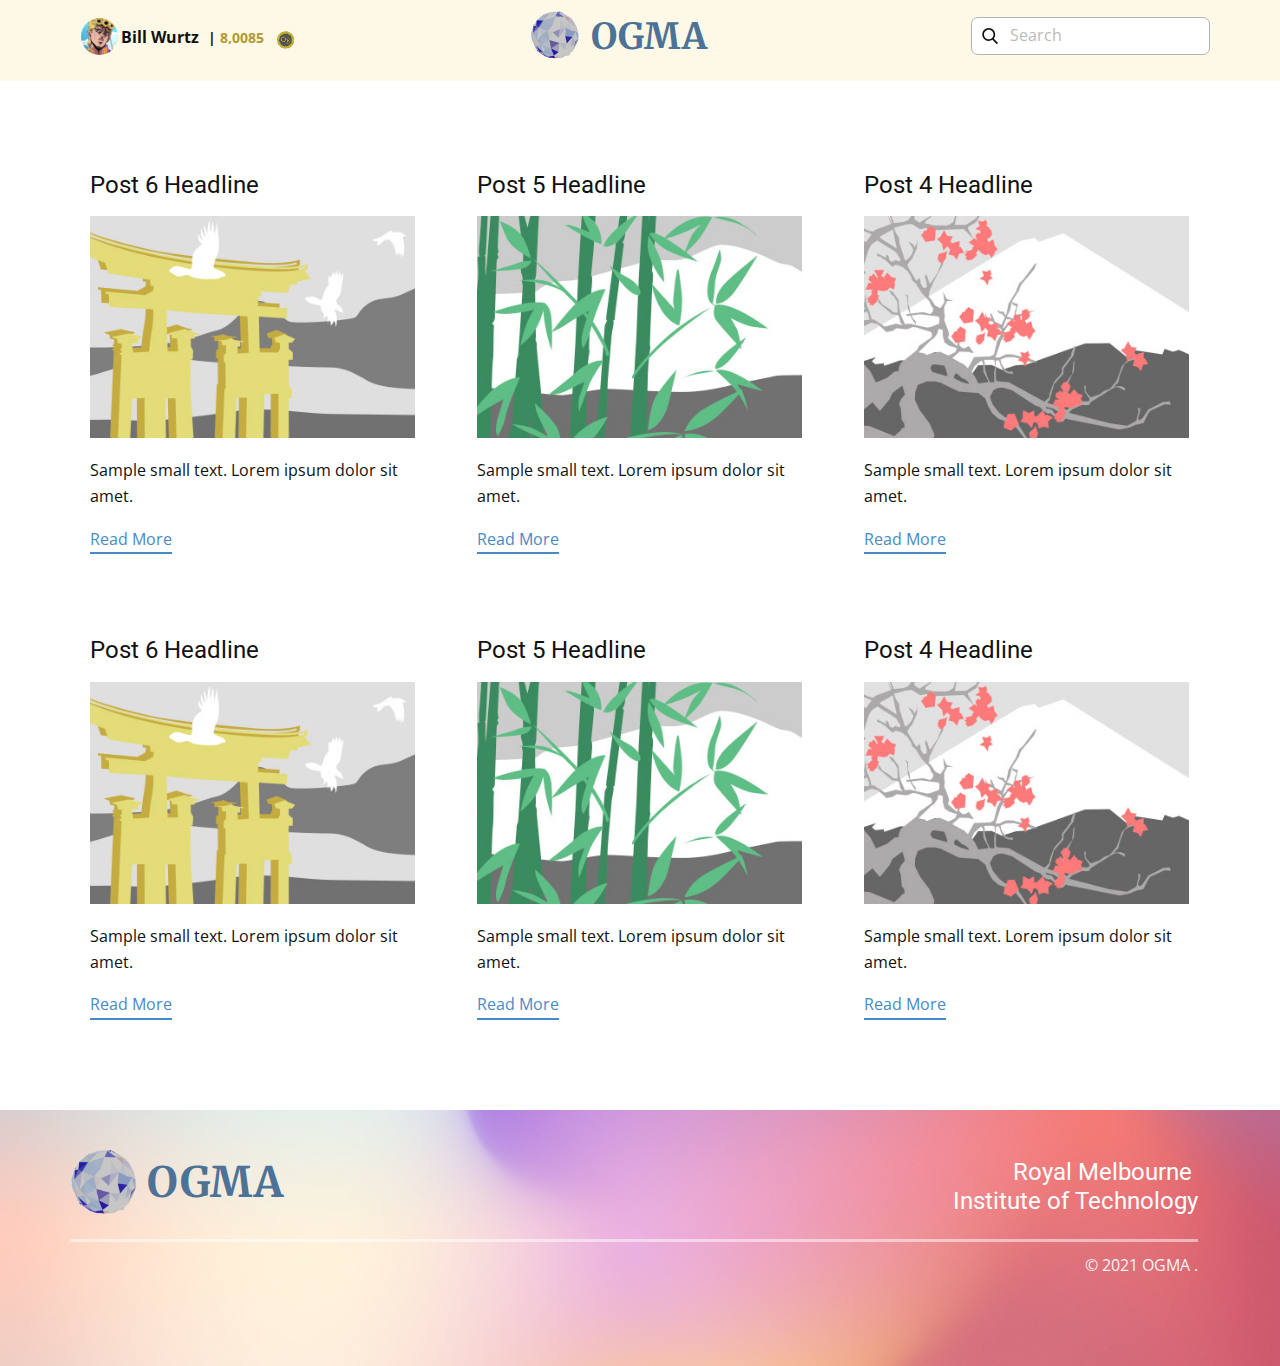
<file: src/blog/blog.html>
<html style="font-size: 16px;"><head>
    <meta name="viewport" content="width=device-width, initial-scale=1.0">
    <meta charset="utf-8">
    <meta name="keywords" content="">
    <meta name="description" content="">
    <meta name="page_type" content="np-template-header-footer-from-plugin">
    <title>Blog Template</title>
    <link rel="stylesheet" href="../nicepage.css" media="screen">
<link rel="stylesheet" href="../Blog-Template.css" media="screen">
    <script class="u-script" type="text/javascript" src="../jquery.js" defer=""></script>
    <script class="u-script" type="text/javascript" src="../nicepage.js" defer=""></script>
    <meta name="generator" content="Nicepage 3.29.1, nicepage.com">
    <link rel="icon" href="../images/favicon.gif">
    <link id="u-theme-google-font" rel="stylesheet" href="https://fonts.googleapis.com/css?family=Roboto:100,100i,300,300i,400,400i,500,500i,700,700i,900,900i|Open+Sans:300,300i,400,400i,600,600i,700,700i,800,800i">
    <link id="u-page-google-font" rel="stylesheet" href="https://fonts.googleapis.com/css?family=Merriweather:300,300i,400,400i,700,700i,900,900i">
    
    
    <script type="application/ld+json">{
		"@context": "http://schema.org",
		"@type": "Organization",
		"name": "Site1",
		"logo": "images/animated_logo.gif"
}</script>
    <meta name="theme-color" content="#478ac9">
  </head>
  <body class="u-body"><header class="u-clearfix u-header u-palette-3-light-3 u-sticky u-sticky-ef22 u-header" id="sec-7aee"><div class="u-clearfix u-sheet u-sheet-1">
        <form action="#" method="get" class="u-border-1 u-border-grey-30 u-radius-7 u-search u-search-left u-white u-search-1">
          <button class="u-search-button" type="submit">
            <span class="u-search-icon u-spacing-10">
              <svg class="u-svg-link" preserveAspectRatio="xMidYMin slice" viewBox="0 0 56.966 56.966"><use xmlns:xlink="http://www.w3.org/1999/xlink" xlink:href="#svg-e04b"></use></svg>
              <svg xmlns="http://www.w3.org/2000/svg" xmlns:xlink="http://www.w3.org/1999/xlink" version="1.1" id="svg-e04b" x="0px" y="0px" viewBox="0 0 56.966 56.966" style="enable-background:new 0 0 56.966 56.966;" xml:space="preserve" class="u-svg-content"><path d="M55.146,51.887L41.588,37.786c3.486-4.144,5.396-9.358,5.396-14.786c0-12.682-10.318-23-23-23s-23,10.318-23,23  s10.318,23,23,23c4.761,0,9.298-1.436,13.177-4.162l13.661,14.208c0.571,0.593,1.339,0.92,2.162,0.92  c0.779,0,1.518-0.297,2.079-0.837C56.255,54.982,56.293,53.08,55.146,51.887z M23.984,6c9.374,0,17,7.626,17,17s-7.626,17-17,17  s-17-7.626-17-17S14.61,6,23.984,6z"></path></svg>
            </span>
          </button>
          <input class="u-search-input u-text-grey-50 u-search-input-1" type="search" name="search" value="" placeholder="Search">
        </form>
        <a href="../Home.html" data-page-id="94916985" class="u-image u-logo u-image-1" data-image-width="400" data-image-height="400" title="Home">
          <img src="../images/animated_logo.gif" class="u-logo-image u-logo-image-1">
        </a>
        <h1 class="u-custom-font u-font-merriweather u-headline u-hover-feature u-text u-text-palette-1-dark-1 u-title u-text-1">
          <a href="/">OGMA</a>
        </h1>
        <div class="u-image u-image-circle u-image-2" alt="" data-image-width="1204" data-image-height="629"></div>
        <p class="u-text u-text-2">Bill Wurtz</p>
        <p class="u-text u-text-3"><b>&nbsp;|</b>
          <span class="u-text-palette-3-dark-1"><b>8,0085</b>
          </span>
        </p>
        <img class="u-image u-image-default u-preserve-proportions u-image-3" src="../images/ogma_coin.png" alt="" data-image-width="300" data-image-height="300">
      </div></header>
    <section class="u-clearfix u-section-1" id="sec-79e9">
      <div class="u-clearfix u-sheet u-valign-middle u-sheet-1"><!--blog--><!--blog_options_json--><!--{"type":"Recent","source":"","tags":"","count":""}--><!--/blog_options_json-->
        <div class="u-blog u-expanded-width u-repeater u-repeater-1"><!--blog_post-->
          <div class="u-blog-post u-container-style u-repeater-item u-white u-repeater-item-1">
            <div class="u-container-layout u-similar-container u-valign-top u-container-layout-1"><!--blog_post_header-->
              <h4 class="u-blog-control u-text u-text-1">
                <a class="u-post-header-link" href="../blog/post-5.html"><!--blog_post_header_content-->Post 6 Headline<!--/blog_post_header_content--></a>
              </h4><!--/blog_post_header--><!--blog_post_image-->
              <a class="u-post-header-link" href="../blog/post-5.html"><img alt="" class="u-blog-control u-expanded-width u-image u-image-default u-image-1" src="[data-uri]"></a><!--/blog_post_image--><!--blog_post_content-->
              <div class="u-blog-control u-post-content u-text u-text-2 fr-view">Sample small text. Lorem ipsum dolor sit amet.</div><!--/blog_post_content--><!--blog_post_readmore-->
              <a href="../blog/post-5.html" class="u-blog-control u-border-2 u-border-palette-1-base u-btn u-btn-rectangle u-button-style u-none u-btn-1"><!--blog_post_readmore_content--><!--options_json--><!--{"content":""}--><!--/options_json-->Read More<!--/blog_post_readmore_content--></a><!--/blog_post_readmore-->
            </div>
          </div><div class="u-blog-post u-container-style u-repeater-item u-video-cover u-white">
            <div class="u-container-layout u-similar-container u-valign-top u-container-layout-2"><!--blog_post_header-->
              <h4 class="u-blog-control u-text u-text-3">
                <a class="u-post-header-link" href="../blog/post-4.html"><!--blog_post_header_content-->Post 5 Headline<!--/blog_post_header_content--></a>
              </h4><!--/blog_post_header--><!--blog_post_image-->
              <a class="u-post-header-link" href="../blog/post-4.html"><img alt="" class="u-blog-control u-expanded-width u-image u-image-default u-image-2" src="[data-uri]"></a><!--/blog_post_image--><!--blog_post_content-->
              <div class="u-blog-control u-post-content u-text u-text-4 fr-view">Sample small text. Lorem ipsum dolor sit amet.</div><!--/blog_post_content--><!--blog_post_readmore-->
              <a href="../blog/post-4.html" class="u-blog-control u-border-2 u-border-palette-1-base u-btn u-btn-rectangle u-button-style u-none u-btn-2"><!--blog_post_readmore_content--><!--options_json--><!--{"content":""}--><!--/options_json-->Read More<!--/blog_post_readmore_content--></a><!--/blog_post_readmore-->
            </div>
          </div><div class="u-blog-post u-container-style u-repeater-item u-video-cover u-white">
            <div class="u-container-layout u-similar-container u-valign-top u-container-layout-3"><!--blog_post_header-->
              <h4 class="u-blog-control u-text u-text-5">
                <a class="u-post-header-link" href="../blog/post-3.html"><!--blog_post_header_content-->Post 4 Headline<!--/blog_post_header_content--></a>
              </h4><!--/blog_post_header--><!--blog_post_image-->
              <a class="u-post-header-link" href="../blog/post-3.html"><img alt="" class="u-blog-control u-expanded-width u-image u-image-default u-image-3" src="[data-uri]"></a><!--/blog_post_image--><!--blog_post_content-->
              <div class="u-blog-control u-post-content u-text u-text-6 fr-view">Sample small text. Lorem ipsum dolor sit amet.</div><!--/blog_post_content--><!--blog_post_readmore-->
              <a href="../blog/post-3.html" class="u-blog-control u-border-2 u-border-palette-1-base u-btn u-btn-rectangle u-button-style u-none u-btn-3"><!--blog_post_readmore_content--><!--options_json--><!--{"content":""}--><!--/options_json-->Read More<!--/blog_post_readmore_content--></a><!--/blog_post_readmore-->
            </div>
          </div><div class="u-blog-post u-container-style u-repeater-item u-white u-repeater-item-1">
            <div class="u-container-layout u-similar-container u-valign-top u-container-layout-1"><!--blog_post_header-->
              <h4 class="u-blog-control u-text u-text-1">
                <a class="u-post-header-link" href="../blog/post-2.html"><!--blog_post_header_content-->Post 6 Headline<!--/blog_post_header_content--></a>
              </h4><!--/blog_post_header--><!--blog_post_image-->
              <a class="u-post-header-link" href="../blog/post-2.html"><img alt="" class="u-blog-control u-expanded-width u-image u-image-default u-image-1" src="[data-uri]"></a><!--/blog_post_image--><!--blog_post_content-->
              <div class="u-blog-control u-post-content u-text u-text-2 fr-view">Sample small text. Lorem ipsum dolor sit amet.</div><!--/blog_post_content--><!--blog_post_readmore-->
              <a href="../blog/post-2.html" class="u-blog-control u-border-2 u-border-palette-1-base u-btn u-btn-rectangle u-button-style u-none u-btn-1"><!--blog_post_readmore_content--><!--options_json--><!--{"content":""}--><!--/options_json-->Read More<!--/blog_post_readmore_content--></a><!--/blog_post_readmore-->
            </div>
          </div><div class="u-blog-post u-container-style u-repeater-item u-video-cover u-white">
            <div class="u-container-layout u-similar-container u-valign-top u-container-layout-2"><!--blog_post_header-->
              <h4 class="u-blog-control u-text u-text-3">
                <a class="u-post-header-link" href="../blog/post-1.html"><!--blog_post_header_content-->Post 5 Headline<!--/blog_post_header_content--></a>
              </h4><!--/blog_post_header--><!--blog_post_image-->
              <a class="u-post-header-link" href="../blog/post-1.html"><img alt="" class="u-blog-control u-expanded-width u-image u-image-default u-image-2" src="[data-uri]"></a><!--/blog_post_image--><!--blog_post_content-->
              <div class="u-blog-control u-post-content u-text u-text-4 fr-view">Sample small text. Lorem ipsum dolor sit amet.</div><!--/blog_post_content--><!--blog_post_readmore-->
              <a href="../blog/post-1.html" class="u-blog-control u-border-2 u-border-palette-1-base u-btn u-btn-rectangle u-button-style u-none u-btn-2"><!--blog_post_readmore_content--><!--options_json--><!--{"content":""}--><!--/options_json-->Read More<!--/blog_post_readmore_content--></a><!--/blog_post_readmore-->
            </div>
          </div><div class="u-blog-post u-container-style u-repeater-item u-video-cover u-white">
            <div class="u-container-layout u-similar-container u-valign-top u-container-layout-3"><!--blog_post_header-->
              <h4 class="u-blog-control u-text u-text-5">
                <a class="u-post-header-link" href="../blog/post.html"><!--blog_post_header_content-->Post 4 Headline<!--/blog_post_header_content--></a>
              </h4><!--/blog_post_header--><!--blog_post_image-->
              <a class="u-post-header-link" href="../blog/post.html"><img alt="" class="u-blog-control u-expanded-width u-image u-image-default u-image-3" src="[data-uri]"></a><!--/blog_post_image--><!--blog_post_content-->
              <div class="u-blog-control u-post-content u-text u-text-6 fr-view">Sample small text. Lorem ipsum dolor sit amet.</div><!--/blog_post_content--><!--blog_post_readmore-->
              <a href="../blog/post.html" class="u-blog-control u-border-2 u-border-palette-1-base u-btn u-btn-rectangle u-button-style u-none u-btn-3"><!--blog_post_readmore_content--><!--options_json--><!--{"content":""}--><!--/options_json-->Read More<!--/blog_post_readmore_content--></a><!--/blog_post_readmore-->
            </div>
          </div><!--/blog_post--><!--blog_post-->
          <!--/blog_post--><!--blog_post-->
          <!--/blog_post-->
        </div><!--/blog-->
      </div>
    </section>
    
    
    <footer class="u-clearfix u-footer u-image u-footer" id="sec-1484" data-image-width="1270" data-image-height="760"><div class="u-clearfix u-sheet u-sheet-1">
        <h4 class="u-align-right u-text u-text-default u-text-white u-text-1">Royal Melbourne&nbsp;<br>Institute of Technology
        </h4>
        <a href="../Home.html" data-page-id="94916985" class="u-image u-logo u-image-1" data-image-width="400" data-image-height="400" title="Home">
          <img src="../images/animated_logo.gif" class="u-logo-image u-logo-image-1">
        </a>
        <h3 class="u-align-center u-custom-font u-font-merriweather u-headline u-text u-text-palette-1-dark-1 u-text-2">
          <a href="/">
            <span style="font-weight: 700;"> OGMA</span>
            <span style="font-weight: 700;"></span>
          </a>
        </h3>
        <div class="u-border-3 u-border-white u-line u-line-horizontal u-opacity u-opacity-50 u-line-1"></div>
        <p class="u-align-right u-text u-text-grey-5 u-text-3">© 2021 OGMA .</p>
      </div></footer>
  
</body></html>
</file>
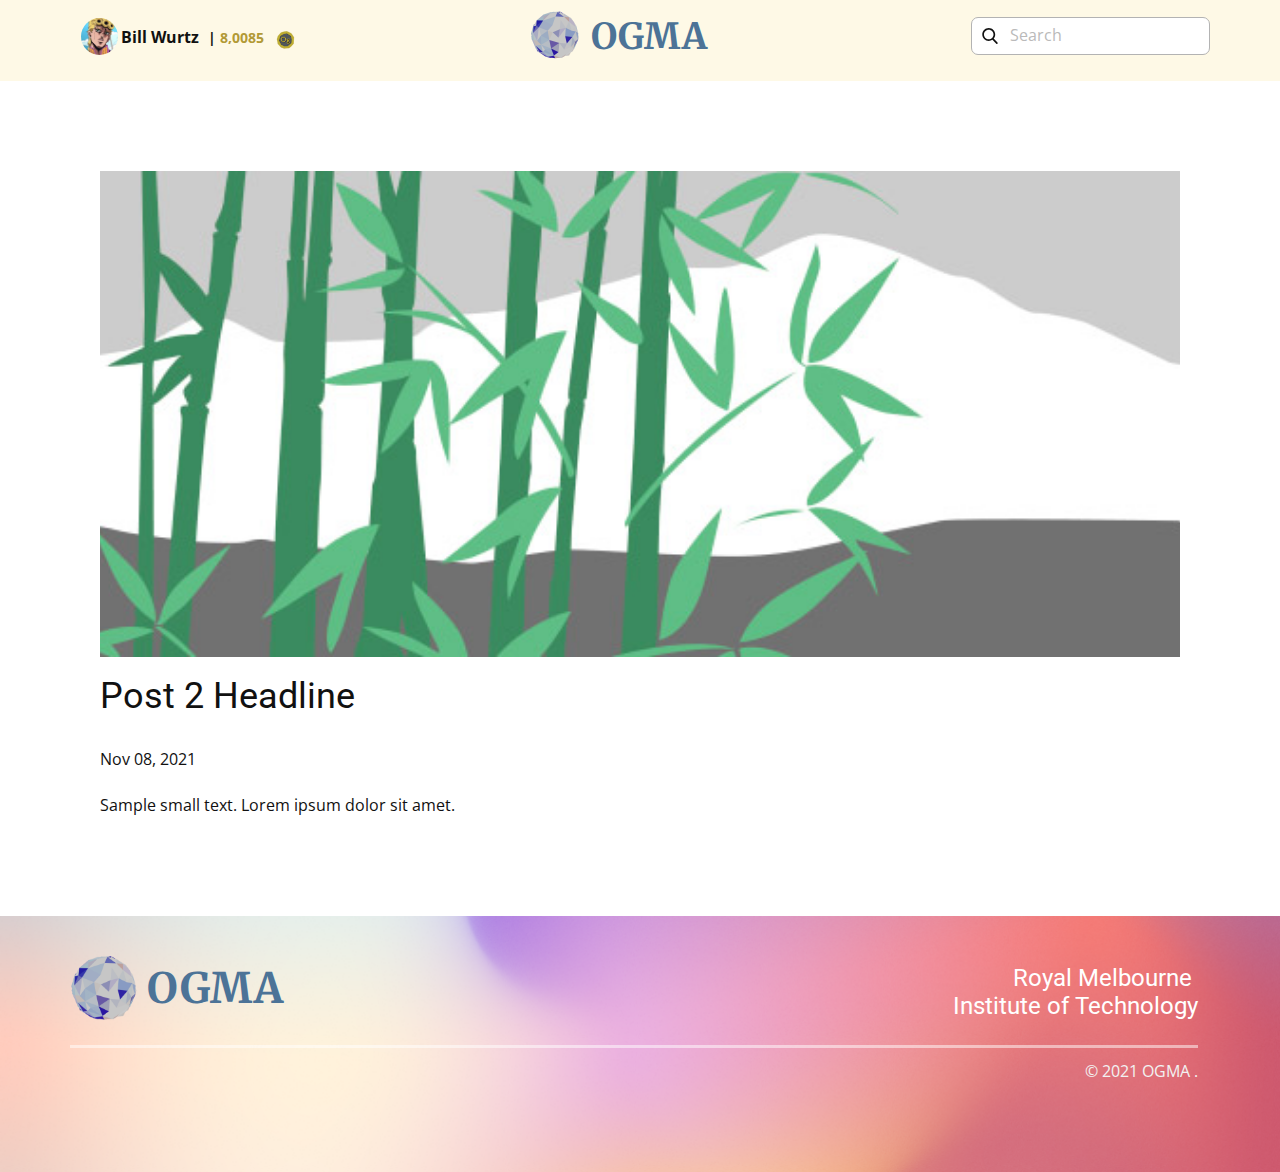
<file: src/blog/post-1.html>
<!doctype html>
<html style="font-size: 16px;"><head>
    <meta name="viewport" content="width=device-width, initial-scale=1.0">
    <meta charset="utf-8">
    <meta name="keywords" content="Post 1 Headline">
    <meta name="description" content="">
    <meta name="page_type" content="np-template-header-footer-from-plugin">
    <title>Post 2 Headline</title>
    <link rel="stylesheet" href="../nicepage.css" media="screen">
<link rel="stylesheet" href="../Post-Template.css" media="screen">
    <script class="u-script" type="text/javascript" src="../jquery.js" defer=""></script>
    <script class="u-script" type="text/javascript" src="../nicepage.js" defer=""></script>
    <meta name="generator" content="Nicepage 3.29.1, nicepage.com">
    <link rel="icon" href="../images/favicon.gif">
    <link id="u-theme-google-font" rel="stylesheet" href="https://fonts.googleapis.com/css?family=Roboto:100,100i,300,300i,400,400i,500,500i,700,700i,900,900i|Open+Sans:300,300i,400,400i,600,600i,700,700i,800,800i">
    <link id="u-page-google-font" rel="stylesheet" href="https://fonts.googleapis.com/css?family=Merriweather:300,300i,400,400i,700,700i,900,900i">
    
    
    <script type="application/ld+json">{
		"@context": "http://schema.org",
		"@type": "Organization",
		"name": "Site1",
		"logo": "images/animated_logo.gif"
}</script>
    <meta name="theme-color" content="#478ac9">
  </head>
  <body class="u-body"><header class="u-clearfix u-header u-palette-3-light-3 u-sticky u-sticky-ef22 u-header" id="sec-7aee"><div class="u-clearfix u-sheet u-sheet-1">
        <form action="#" method="get" class="u-border-1 u-border-grey-30 u-radius-7 u-search u-search-left u-white u-search-1">
          <button class="u-search-button" type="submit">
            <span class="u-search-icon u-spacing-10">
              <svg class="u-svg-link" preserveAspectRatio="xMidYMin slice" viewBox="0 0 56.966 56.966"><use xmlns:xlink="http://www.w3.org/1999/xlink" xlink:href="#svg-e04b"></use></svg>
              <svg xmlns="http://www.w3.org/2000/svg" xmlns:xlink="http://www.w3.org/1999/xlink" version="1.1" id="svg-e04b" x="0px" y="0px" viewBox="0 0 56.966 56.966" style="enable-background:new 0 0 56.966 56.966;" xml:space="preserve" class="u-svg-content"><path d="M55.146,51.887L41.588,37.786c3.486-4.144,5.396-9.358,5.396-14.786c0-12.682-10.318-23-23-23s-23,10.318-23,23  s10.318,23,23,23c4.761,0,9.298-1.436,13.177-4.162l13.661,14.208c0.571,0.593,1.339,0.92,2.162,0.92  c0.779,0,1.518-0.297,2.079-0.837C56.255,54.982,56.293,53.08,55.146,51.887z M23.984,6c9.374,0,17,7.626,17,17s-7.626,17-17,17  s-17-7.626-17-17S14.61,6,23.984,6z"></path></svg>
            </span>
          </button>
          <input class="u-search-input u-text-grey-50 u-search-input-1" type="search" name="search" value="" placeholder="Search">
        </form>
        <a href="../Home.html" data-page-id="94916985" class="u-image u-logo u-image-1" data-image-width="400" data-image-height="400" title="Home">
          <img src="../images/animated_logo.gif" class="u-logo-image u-logo-image-1">
        </a>
        <h1 class="u-custom-font u-font-merriweather u-headline u-hover-feature u-text u-text-palette-1-dark-1 u-title u-text-1">
          <a href="/">OGMA</a>
        </h1>
        <div class="u-image u-image-circle u-image-2" alt="" data-image-width="1204" data-image-height="629"></div>
        <p class="u-text u-text-2">Bill Wurtz</p>
        <p class="u-text u-text-3"><b>&nbsp;|</b>
          <span class="u-text-palette-3-dark-1"><b>8,0085</b>
          </span>
        </p>
        <img class="u-image u-image-default u-preserve-proportions u-image-3" src="../images/ogma_coin.png" alt="" data-image-width="300" data-image-height="300">
      </div></header>
    <section class="u-align-center u-clearfix u-section-1" id="sec-037f">
      <div class="u-clearfix u-sheet u-valign-middle-md u-valign-middle-sm u-valign-middle-xs u-sheet-1"><!--post_details--><!--post_details_options_json--><!--{"source":""}--><!--/post_details_options_json--><!--blog_post-->
        <div class="u-container-style u-expanded-width u-post-details u-post-details-1">
          <div class="u-container-layout u-valign-middle u-container-layout-1"><!--blog_post_image-->
            <img alt="" class="u-blog-control u-expanded-width u-image u-image-default u-image-1" src="[data-uri]"><!--/blog_post_image--><!--blog_post_header-->
            <h2 class="u-blog-control u-text u-text-1">Post 2 Headline</h2><!--/blog_post_header--><!--blog_post_metadata-->
            <div class="u-blog-control u-metadata u-metadata-1"><!--blog_post_metadata_date-->
              <span class="u-meta-date u-meta-icon">Nov 08, 2021</span><!--/blog_post_metadata_date--><!--blog_post_metadata_category-->
              <!--/blog_post_metadata_category--><!--blog_post_metadata_comments-->
              <!--/blog_post_metadata_comments-->
            </div><!--/blog_post_metadata--><!--blog_post_content-->
            <div class="u-align-justify u-blog-control u-post-content u-text u-text-2 fr-view">
  Sample small text. Lorem ipsum dolor sit amet.
  </div><!--/blog_post_content-->
          </div>
        </div><!--/blog_post--><!--/post_details-->
      </div>
    </section>
    
    
    <footer class="u-clearfix u-footer u-image u-footer" id="sec-1484" data-image-width="1270" data-image-height="760"><div class="u-clearfix u-sheet u-sheet-1">
        <h4 class="u-align-right u-text u-text-default u-text-white u-text-1">Royal Melbourne&nbsp;<br>Institute of Technology
        </h4>
        <a href="../Home.html" data-page-id="94916985" class="u-image u-logo u-image-1" data-image-width="400" data-image-height="400" title="Home">
          <img src="../images/animated_logo.gif" class="u-logo-image u-logo-image-1">
        </a>
        <h3 class="u-align-center u-custom-font u-font-merriweather u-headline u-text u-text-palette-1-dark-1 u-text-2">
          <a href="/">
            <span style="font-weight: 700;"> OGMA</span>
            <span style="font-weight: 700;"></span>
          </a>
        </h3>
        <div class="u-border-3 u-border-white u-line u-line-horizontal u-opacity u-opacity-50 u-line-1"></div>
        <p class="u-align-right u-text u-text-grey-5 u-text-3">© 2021 OGMA .</p>
      </div></footer>
  
</body></html>
</file>
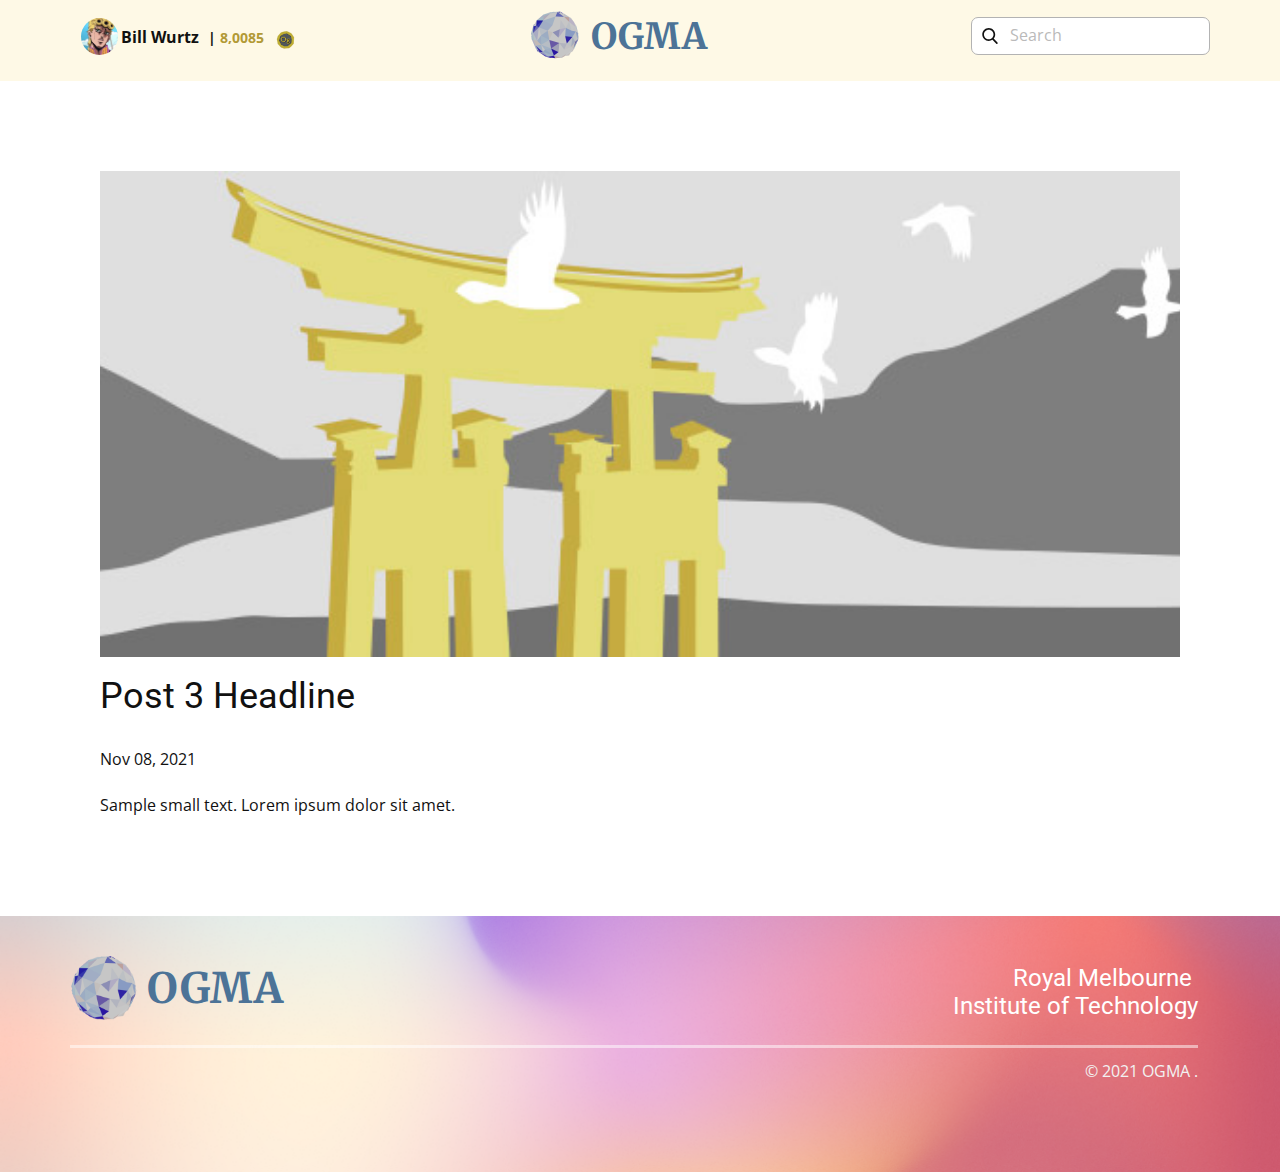
<file: src/blog/post-2.html>
<!doctype html>
<html style="font-size: 16px;"><head>
    <meta name="viewport" content="width=device-width, initial-scale=1.0">
    <meta charset="utf-8">
    <meta name="keywords" content="Post 1 Headline">
    <meta name="description" content="">
    <meta name="page_type" content="np-template-header-footer-from-plugin">
    <title>Post 3 Headline</title>
    <link rel="stylesheet" href="../nicepage.css" media="screen">
<link rel="stylesheet" href="../Post-Template.css" media="screen">
    <script class="u-script" type="text/javascript" src="../jquery.js" defer=""></script>
    <script class="u-script" type="text/javascript" src="../nicepage.js" defer=""></script>
    <meta name="generator" content="Nicepage 3.29.1, nicepage.com">
    <link rel="icon" href="../images/favicon.gif">
    <link id="u-theme-google-font" rel="stylesheet" href="https://fonts.googleapis.com/css?family=Roboto:100,100i,300,300i,400,400i,500,500i,700,700i,900,900i|Open+Sans:300,300i,400,400i,600,600i,700,700i,800,800i">
    <link id="u-page-google-font" rel="stylesheet" href="https://fonts.googleapis.com/css?family=Merriweather:300,300i,400,400i,700,700i,900,900i">
    
    
    <script type="application/ld+json">{
		"@context": "http://schema.org",
		"@type": "Organization",
		"name": "Site1",
		"logo": "images/animated_logo.gif"
}</script>
    <meta name="theme-color" content="#478ac9">
  </head>
  <body class="u-body"><header class="u-clearfix u-header u-palette-3-light-3 u-sticky u-sticky-ef22 u-header" id="sec-7aee"><div class="u-clearfix u-sheet u-sheet-1">
        <form action="#" method="get" class="u-border-1 u-border-grey-30 u-radius-7 u-search u-search-left u-white u-search-1">
          <button class="u-search-button" type="submit">
            <span class="u-search-icon u-spacing-10">
              <svg class="u-svg-link" preserveAspectRatio="xMidYMin slice" viewBox="0 0 56.966 56.966"><use xmlns:xlink="http://www.w3.org/1999/xlink" xlink:href="#svg-e04b"></use></svg>
              <svg xmlns="http://www.w3.org/2000/svg" xmlns:xlink="http://www.w3.org/1999/xlink" version="1.1" id="svg-e04b" x="0px" y="0px" viewBox="0 0 56.966 56.966" style="enable-background:new 0 0 56.966 56.966;" xml:space="preserve" class="u-svg-content"><path d="M55.146,51.887L41.588,37.786c3.486-4.144,5.396-9.358,5.396-14.786c0-12.682-10.318-23-23-23s-23,10.318-23,23  s10.318,23,23,23c4.761,0,9.298-1.436,13.177-4.162l13.661,14.208c0.571,0.593,1.339,0.92,2.162,0.92  c0.779,0,1.518-0.297,2.079-0.837C56.255,54.982,56.293,53.08,55.146,51.887z M23.984,6c9.374,0,17,7.626,17,17s-7.626,17-17,17  s-17-7.626-17-17S14.61,6,23.984,6z"></path></svg>
            </span>
          </button>
          <input class="u-search-input u-text-grey-50 u-search-input-1" type="search" name="search" value="" placeholder="Search">
        </form>
        <a href="../Home.html" data-page-id="94916985" class="u-image u-logo u-image-1" data-image-width="400" data-image-height="400" title="Home">
          <img src="../images/animated_logo.gif" class="u-logo-image u-logo-image-1">
        </a>
        <h1 class="u-custom-font u-font-merriweather u-headline u-hover-feature u-text u-text-palette-1-dark-1 u-title u-text-1">
          <a href="/">OGMA</a>
        </h1>
        <div class="u-image u-image-circle u-image-2" alt="" data-image-width="1204" data-image-height="629"></div>
        <p class="u-text u-text-2">Bill Wurtz</p>
        <p class="u-text u-text-3"><b>&nbsp;|</b>
          <span class="u-text-palette-3-dark-1"><b>8,0085</b>
          </span>
        </p>
        <img class="u-image u-image-default u-preserve-proportions u-image-3" src="../images/ogma_coin.png" alt="" data-image-width="300" data-image-height="300">
      </div></header>
    <section class="u-align-center u-clearfix u-section-1" id="sec-037f">
      <div class="u-clearfix u-sheet u-valign-middle-md u-valign-middle-sm u-valign-middle-xs u-sheet-1"><!--post_details--><!--post_details_options_json--><!--{"source":""}--><!--/post_details_options_json--><!--blog_post-->
        <div class="u-container-style u-expanded-width u-post-details u-post-details-1">
          <div class="u-container-layout u-valign-middle u-container-layout-1"><!--blog_post_image-->
            <img alt="" class="u-blog-control u-expanded-width u-image u-image-default u-image-1" src="[data-uri]"><!--/blog_post_image--><!--blog_post_header-->
            <h2 class="u-blog-control u-text u-text-1">Post 3 Headline</h2><!--/blog_post_header--><!--blog_post_metadata-->
            <div class="u-blog-control u-metadata u-metadata-1"><!--blog_post_metadata_date-->
              <span class="u-meta-date u-meta-icon">Nov 08, 2021</span><!--/blog_post_metadata_date--><!--blog_post_metadata_category-->
              <!--/blog_post_metadata_category--><!--blog_post_metadata_comments-->
              <!--/blog_post_metadata_comments-->
            </div><!--/blog_post_metadata--><!--blog_post_content-->
            <div class="u-align-justify u-blog-control u-post-content u-text u-text-2 fr-view">
  Sample small text. Lorem ipsum dolor sit amet.
  </div><!--/blog_post_content-->
          </div>
        </div><!--/blog_post--><!--/post_details-->
      </div>
    </section>
    
    
    <footer class="u-clearfix u-footer u-image u-footer" id="sec-1484" data-image-width="1270" data-image-height="760"><div class="u-clearfix u-sheet u-sheet-1">
        <h4 class="u-align-right u-text u-text-default u-text-white u-text-1">Royal Melbourne&nbsp;<br>Institute of Technology
        </h4>
        <a href="../Home.html" data-page-id="94916985" class="u-image u-logo u-image-1" data-image-width="400" data-image-height="400" title="Home">
          <img src="../images/animated_logo.gif" class="u-logo-image u-logo-image-1">
        </a>
        <h3 class="u-align-center u-custom-font u-font-merriweather u-headline u-text u-text-palette-1-dark-1 u-text-2">
          <a href="/">
            <span style="font-weight: 700;"> OGMA</span>
            <span style="font-weight: 700;"></span>
          </a>
        </h3>
        <div class="u-border-3 u-border-white u-line u-line-horizontal u-opacity u-opacity-50 u-line-1"></div>
        <p class="u-align-right u-text u-text-grey-5 u-text-3">© 2021 OGMA .</p>
      </div></footer>
  
</body></html>
</file>
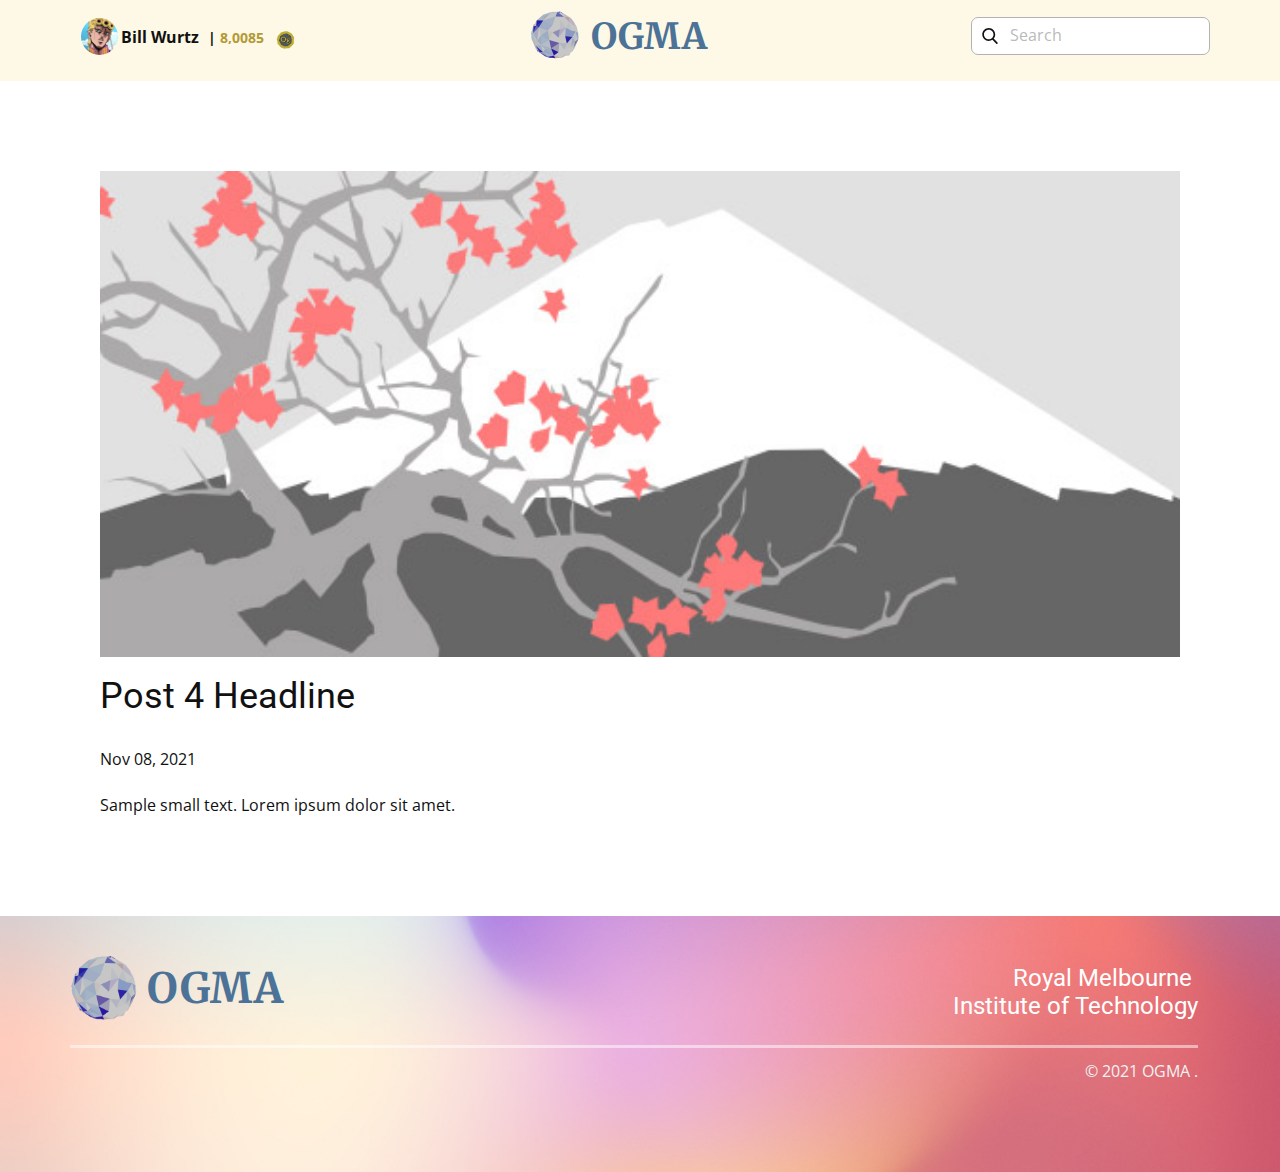
<file: src/blog/post-3.html>
<!doctype html>
<html style="font-size: 16px;"><head>
    <meta name="viewport" content="width=device-width, initial-scale=1.0">
    <meta charset="utf-8">
    <meta name="keywords" content="Post 1 Headline">
    <meta name="description" content="">
    <meta name="page_type" content="np-template-header-footer-from-plugin">
    <title>Post 4 Headline</title>
    <link rel="stylesheet" href="../nicepage.css" media="screen">
<link rel="stylesheet" href="../Post-Template.css" media="screen">
    <script class="u-script" type="text/javascript" src="../jquery.js" defer=""></script>
    <script class="u-script" type="text/javascript" src="../nicepage.js" defer=""></script>
    <meta name="generator" content="Nicepage 3.29.1, nicepage.com">
    <link rel="icon" href="../images/favicon.gif">
    <link id="u-theme-google-font" rel="stylesheet" href="https://fonts.googleapis.com/css?family=Roboto:100,100i,300,300i,400,400i,500,500i,700,700i,900,900i|Open+Sans:300,300i,400,400i,600,600i,700,700i,800,800i">
    <link id="u-page-google-font" rel="stylesheet" href="https://fonts.googleapis.com/css?family=Merriweather:300,300i,400,400i,700,700i,900,900i">
    
    
    <script type="application/ld+json">{
		"@context": "http://schema.org",
		"@type": "Organization",
		"name": "Site1",
		"logo": "images/animated_logo.gif"
}</script>
    <meta name="theme-color" content="#478ac9">
  </head>
  <body class="u-body"><header class="u-clearfix u-header u-palette-3-light-3 u-sticky u-sticky-ef22 u-header" id="sec-7aee"><div class="u-clearfix u-sheet u-sheet-1">
        <form action="#" method="get" class="u-border-1 u-border-grey-30 u-radius-7 u-search u-search-left u-white u-search-1">
          <button class="u-search-button" type="submit">
            <span class="u-search-icon u-spacing-10">
              <svg class="u-svg-link" preserveAspectRatio="xMidYMin slice" viewBox="0 0 56.966 56.966"><use xmlns:xlink="http://www.w3.org/1999/xlink" xlink:href="#svg-e04b"></use></svg>
              <svg xmlns="http://www.w3.org/2000/svg" xmlns:xlink="http://www.w3.org/1999/xlink" version="1.1" id="svg-e04b" x="0px" y="0px" viewBox="0 0 56.966 56.966" style="enable-background:new 0 0 56.966 56.966;" xml:space="preserve" class="u-svg-content"><path d="M55.146,51.887L41.588,37.786c3.486-4.144,5.396-9.358,5.396-14.786c0-12.682-10.318-23-23-23s-23,10.318-23,23  s10.318,23,23,23c4.761,0,9.298-1.436,13.177-4.162l13.661,14.208c0.571,0.593,1.339,0.92,2.162,0.92  c0.779,0,1.518-0.297,2.079-0.837C56.255,54.982,56.293,53.08,55.146,51.887z M23.984,6c9.374,0,17,7.626,17,17s-7.626,17-17,17  s-17-7.626-17-17S14.61,6,23.984,6z"></path></svg>
            </span>
          </button>
          <input class="u-search-input u-text-grey-50 u-search-input-1" type="search" name="search" value="" placeholder="Search">
        </form>
        <a href="../Home.html" data-page-id="94916985" class="u-image u-logo u-image-1" data-image-width="400" data-image-height="400" title="Home">
          <img src="../images/animated_logo.gif" class="u-logo-image u-logo-image-1">
        </a>
        <h1 class="u-custom-font u-font-merriweather u-headline u-hover-feature u-text u-text-palette-1-dark-1 u-title u-text-1">
          <a href="/">OGMA</a>
        </h1>
        <div class="u-image u-image-circle u-image-2" alt="" data-image-width="1204" data-image-height="629"></div>
        <p class="u-text u-text-2">Bill Wurtz</p>
        <p class="u-text u-text-3"><b>&nbsp;|</b>
          <span class="u-text-palette-3-dark-1"><b>8,0085</b>
          </span>
        </p>
        <img class="u-image u-image-default u-preserve-proportions u-image-3" src="../images/ogma_coin.png" alt="" data-image-width="300" data-image-height="300">
      </div></header>
    <section class="u-align-center u-clearfix u-section-1" id="sec-037f">
      <div class="u-clearfix u-sheet u-valign-middle-md u-valign-middle-sm u-valign-middle-xs u-sheet-1"><!--post_details--><!--post_details_options_json--><!--{"source":""}--><!--/post_details_options_json--><!--blog_post-->
        <div class="u-container-style u-expanded-width u-post-details u-post-details-1">
          <div class="u-container-layout u-valign-middle u-container-layout-1"><!--blog_post_image-->
            <img alt="" class="u-blog-control u-expanded-width u-image u-image-default u-image-1" src="[data-uri]"><!--/blog_post_image--><!--blog_post_header-->
            <h2 class="u-blog-control u-text u-text-1">Post 4 Headline</h2><!--/blog_post_header--><!--blog_post_metadata-->
            <div class="u-blog-control u-metadata u-metadata-1"><!--blog_post_metadata_date-->
              <span class="u-meta-date u-meta-icon">Nov 08, 2021</span><!--/blog_post_metadata_date--><!--blog_post_metadata_category-->
              <!--/blog_post_metadata_category--><!--blog_post_metadata_comments-->
              <!--/blog_post_metadata_comments-->
            </div><!--/blog_post_metadata--><!--blog_post_content-->
            <div class="u-align-justify u-blog-control u-post-content u-text u-text-2 fr-view">
  Sample small text. Lorem ipsum dolor sit amet.
  </div><!--/blog_post_content-->
          </div>
        </div><!--/blog_post--><!--/post_details-->
      </div>
    </section>
    
    
    <footer class="u-clearfix u-footer u-image u-footer" id="sec-1484" data-image-width="1270" data-image-height="760"><div class="u-clearfix u-sheet u-sheet-1">
        <h4 class="u-align-right u-text u-text-default u-text-white u-text-1">Royal Melbourne&nbsp;<br>Institute of Technology
        </h4>
        <a href="../Home.html" data-page-id="94916985" class="u-image u-logo u-image-1" data-image-width="400" data-image-height="400" title="Home">
          <img src="../images/animated_logo.gif" class="u-logo-image u-logo-image-1">
        </a>
        <h3 class="u-align-center u-custom-font u-font-merriweather u-headline u-text u-text-palette-1-dark-1 u-text-2">
          <a href="/">
            <span style="font-weight: 700;"> OGMA</span>
            <span style="font-weight: 700;"></span>
          </a>
        </h3>
        <div class="u-border-3 u-border-white u-line u-line-horizontal u-opacity u-opacity-50 u-line-1"></div>
        <p class="u-align-right u-text u-text-grey-5 u-text-3">© 2021 OGMA .</p>
      </div></footer>
  
</body></html>
</file>
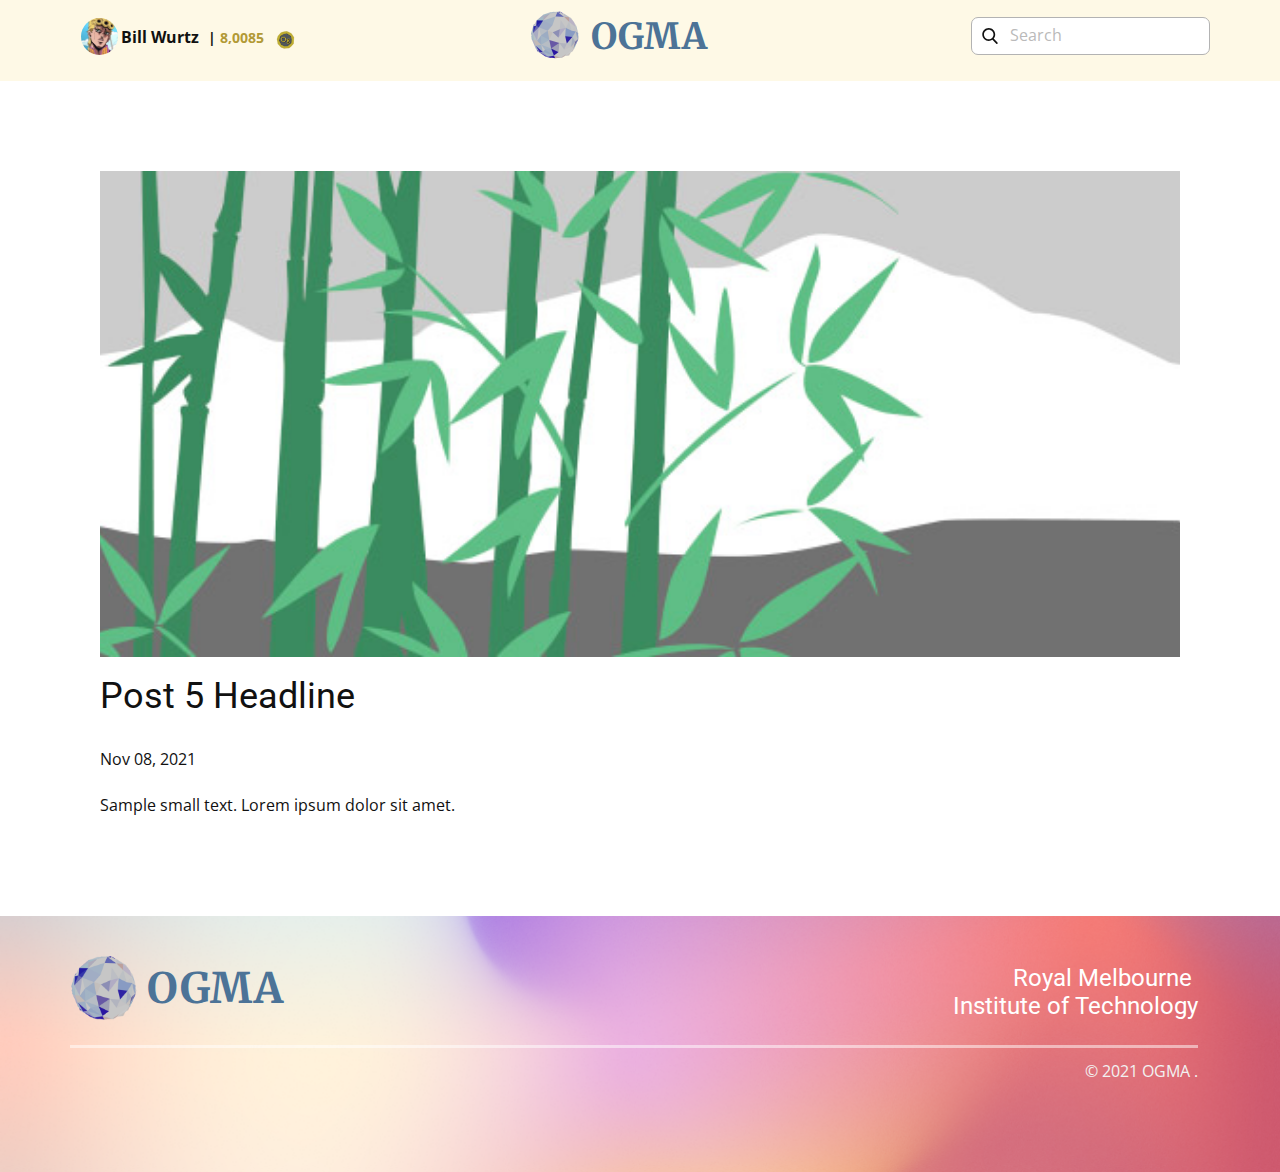
<file: src/blog/post-4.html>
<!doctype html>
<html style="font-size: 16px;"><head>
    <meta name="viewport" content="width=device-width, initial-scale=1.0">
    <meta charset="utf-8">
    <meta name="keywords" content="Post 1 Headline">
    <meta name="description" content="">
    <meta name="page_type" content="np-template-header-footer-from-plugin">
    <title>Post 5 Headline</title>
    <link rel="stylesheet" href="../nicepage.css" media="screen">
<link rel="stylesheet" href="../Post-Template.css" media="screen">
    <script class="u-script" type="text/javascript" src="../jquery.js" defer=""></script>
    <script class="u-script" type="text/javascript" src="../nicepage.js" defer=""></script>
    <meta name="generator" content="Nicepage 3.29.1, nicepage.com">
    <link rel="icon" href="../images/favicon.gif">
    <link id="u-theme-google-font" rel="stylesheet" href="https://fonts.googleapis.com/css?family=Roboto:100,100i,300,300i,400,400i,500,500i,700,700i,900,900i|Open+Sans:300,300i,400,400i,600,600i,700,700i,800,800i">
    <link id="u-page-google-font" rel="stylesheet" href="https://fonts.googleapis.com/css?family=Merriweather:300,300i,400,400i,700,700i,900,900i">
    
    
    <script type="application/ld+json">{
		"@context": "http://schema.org",
		"@type": "Organization",
		"name": "Site1",
		"logo": "images/animated_logo.gif"
}</script>
    <meta name="theme-color" content="#478ac9">
  </head>
  <body class="u-body"><header class="u-clearfix u-header u-palette-3-light-3 u-sticky u-sticky-ef22 u-header" id="sec-7aee"><div class="u-clearfix u-sheet u-sheet-1">
        <form action="#" method="get" class="u-border-1 u-border-grey-30 u-radius-7 u-search u-search-left u-white u-search-1">
          <button class="u-search-button" type="submit">
            <span class="u-search-icon u-spacing-10">
              <svg class="u-svg-link" preserveAspectRatio="xMidYMin slice" viewBox="0 0 56.966 56.966"><use xmlns:xlink="http://www.w3.org/1999/xlink" xlink:href="#svg-e04b"></use></svg>
              <svg xmlns="http://www.w3.org/2000/svg" xmlns:xlink="http://www.w3.org/1999/xlink" version="1.1" id="svg-e04b" x="0px" y="0px" viewBox="0 0 56.966 56.966" style="enable-background:new 0 0 56.966 56.966;" xml:space="preserve" class="u-svg-content"><path d="M55.146,51.887L41.588,37.786c3.486-4.144,5.396-9.358,5.396-14.786c0-12.682-10.318-23-23-23s-23,10.318-23,23  s10.318,23,23,23c4.761,0,9.298-1.436,13.177-4.162l13.661,14.208c0.571,0.593,1.339,0.92,2.162,0.92  c0.779,0,1.518-0.297,2.079-0.837C56.255,54.982,56.293,53.08,55.146,51.887z M23.984,6c9.374,0,17,7.626,17,17s-7.626,17-17,17  s-17-7.626-17-17S14.61,6,23.984,6z"></path></svg>
            </span>
          </button>
          <input class="u-search-input u-text-grey-50 u-search-input-1" type="search" name="search" value="" placeholder="Search">
        </form>
        <a href="../Home.html" data-page-id="94916985" class="u-image u-logo u-image-1" data-image-width="400" data-image-height="400" title="Home">
          <img src="../images/animated_logo.gif" class="u-logo-image u-logo-image-1">
        </a>
        <h1 class="u-custom-font u-font-merriweather u-headline u-hover-feature u-text u-text-palette-1-dark-1 u-title u-text-1">
          <a href="/">OGMA</a>
        </h1>
        <div class="u-image u-image-circle u-image-2" alt="" data-image-width="1204" data-image-height="629"></div>
        <p class="u-text u-text-2">Bill Wurtz</p>
        <p class="u-text u-text-3"><b>&nbsp;|</b>
          <span class="u-text-palette-3-dark-1"><b>8,0085</b>
          </span>
        </p>
        <img class="u-image u-image-default u-preserve-proportions u-image-3" src="../images/ogma_coin.png" alt="" data-image-width="300" data-image-height="300">
      </div></header>
    <section class="u-align-center u-clearfix u-section-1" id="sec-037f">
      <div class="u-clearfix u-sheet u-valign-middle-md u-valign-middle-sm u-valign-middle-xs u-sheet-1"><!--post_details--><!--post_details_options_json--><!--{"source":""}--><!--/post_details_options_json--><!--blog_post-->
        <div class="u-container-style u-expanded-width u-post-details u-post-details-1">
          <div class="u-container-layout u-valign-middle u-container-layout-1"><!--blog_post_image-->
            <img alt="" class="u-blog-control u-expanded-width u-image u-image-default u-image-1" src="[data-uri]"><!--/blog_post_image--><!--blog_post_header-->
            <h2 class="u-blog-control u-text u-text-1">Post 5 Headline</h2><!--/blog_post_header--><!--blog_post_metadata-->
            <div class="u-blog-control u-metadata u-metadata-1"><!--blog_post_metadata_date-->
              <span class="u-meta-date u-meta-icon">Nov 08, 2021</span><!--/blog_post_metadata_date--><!--blog_post_metadata_category-->
              <!--/blog_post_metadata_category--><!--blog_post_metadata_comments-->
              <!--/blog_post_metadata_comments-->
            </div><!--/blog_post_metadata--><!--blog_post_content-->
            <div class="u-align-justify u-blog-control u-post-content u-text u-text-2 fr-view">
  Sample small text. Lorem ipsum dolor sit amet.
  </div><!--/blog_post_content-->
          </div>
        </div><!--/blog_post--><!--/post_details-->
      </div>
    </section>
    
    
    <footer class="u-clearfix u-footer u-image u-footer" id="sec-1484" data-image-width="1270" data-image-height="760"><div class="u-clearfix u-sheet u-sheet-1">
        <h4 class="u-align-right u-text u-text-default u-text-white u-text-1">Royal Melbourne&nbsp;<br>Institute of Technology
        </h4>
        <a href="../Home.html" data-page-id="94916985" class="u-image u-logo u-image-1" data-image-width="400" data-image-height="400" title="Home">
          <img src="../images/animated_logo.gif" class="u-logo-image u-logo-image-1">
        </a>
        <h3 class="u-align-center u-custom-font u-font-merriweather u-headline u-text u-text-palette-1-dark-1 u-text-2">
          <a href="/">
            <span style="font-weight: 700;"> OGMA</span>
            <span style="font-weight: 700;"></span>
          </a>
        </h3>
        <div class="u-border-3 u-border-white u-line u-line-horizontal u-opacity u-opacity-50 u-line-1"></div>
        <p class="u-align-right u-text u-text-grey-5 u-text-3">© 2021 OGMA .</p>
      </div></footer>
  
</body></html>
</file>
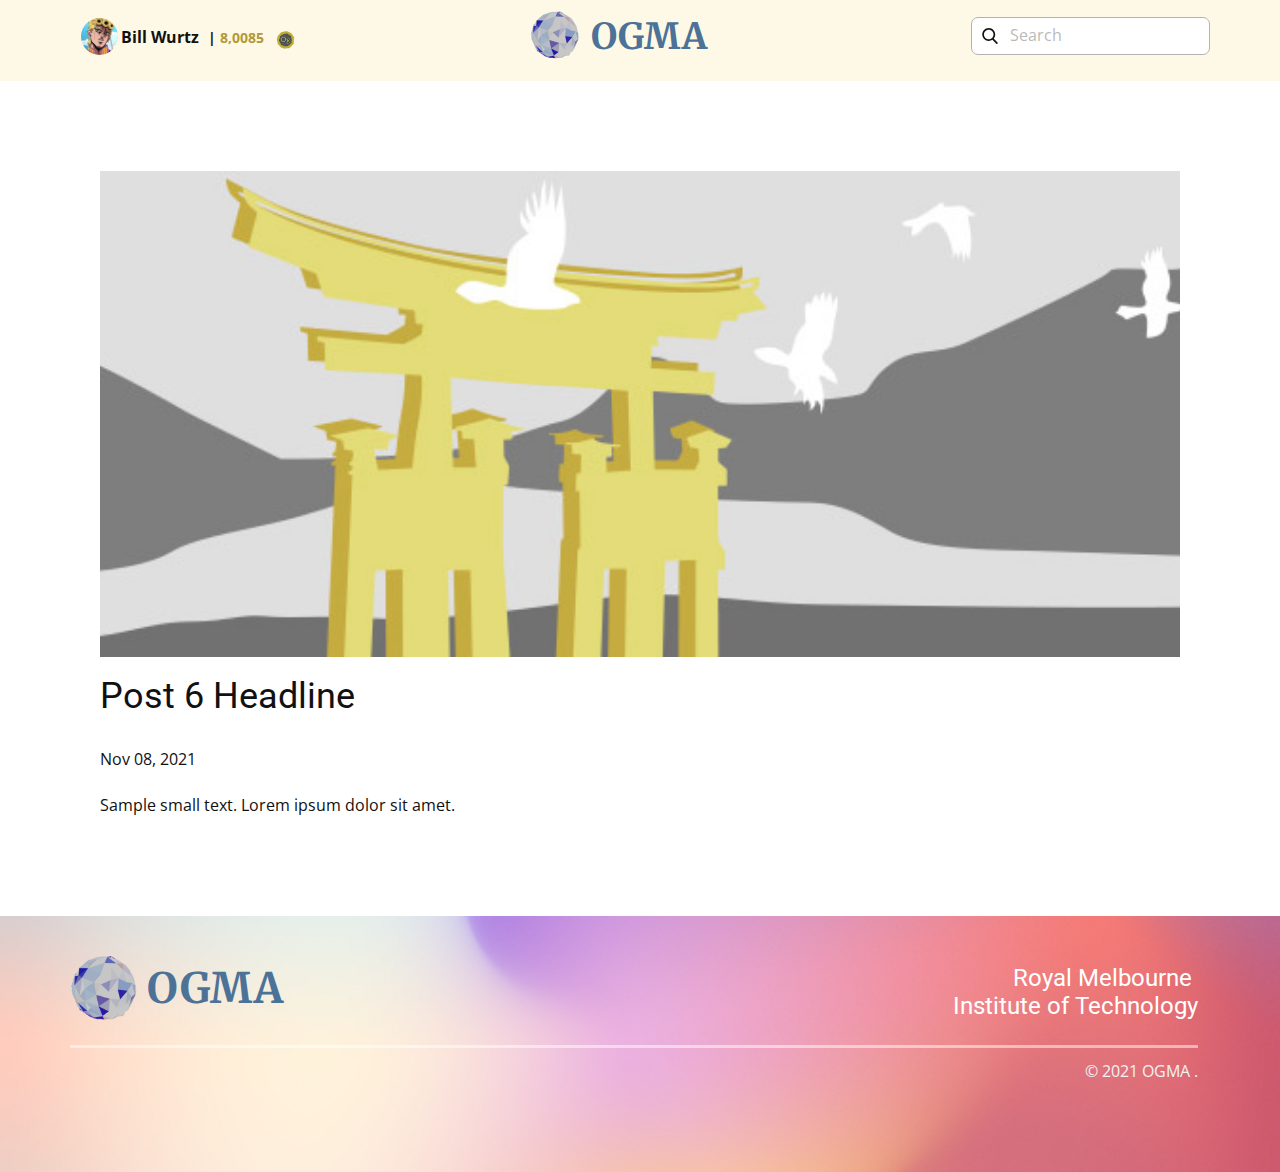
<file: src/blog/post-5.html>
<!doctype html>
<html style="font-size: 16px;"><head>
    <meta name="viewport" content="width=device-width, initial-scale=1.0">
    <meta charset="utf-8">
    <meta name="keywords" content="Post 1 Headline">
    <meta name="description" content="">
    <meta name="page_type" content="np-template-header-footer-from-plugin">
    <title>Post 6 Headline</title>
    <link rel="stylesheet" href="../nicepage.css" media="screen">
<link rel="stylesheet" href="../Post-Template.css" media="screen">
    <script class="u-script" type="text/javascript" src="../jquery.js" defer=""></script>
    <script class="u-script" type="text/javascript" src="../nicepage.js" defer=""></script>
    <meta name="generator" content="Nicepage 3.29.1, nicepage.com">
    <link rel="icon" href="../images/favicon.gif">
    <link id="u-theme-google-font" rel="stylesheet" href="https://fonts.googleapis.com/css?family=Roboto:100,100i,300,300i,400,400i,500,500i,700,700i,900,900i|Open+Sans:300,300i,400,400i,600,600i,700,700i,800,800i">
    <link id="u-page-google-font" rel="stylesheet" href="https://fonts.googleapis.com/css?family=Merriweather:300,300i,400,400i,700,700i,900,900i">
    
    
    <script type="application/ld+json">{
		"@context": "http://schema.org",
		"@type": "Organization",
		"name": "Site1",
		"logo": "images/animated_logo.gif"
}</script>
    <meta name="theme-color" content="#478ac9">
  </head>
  <body class="u-body"><header class="u-clearfix u-header u-palette-3-light-3 u-sticky u-sticky-ef22 u-header" id="sec-7aee"><div class="u-clearfix u-sheet u-sheet-1">
        <form action="#" method="get" class="u-border-1 u-border-grey-30 u-radius-7 u-search u-search-left u-white u-search-1">
          <button class="u-search-button" type="submit">
            <span class="u-search-icon u-spacing-10">
              <svg class="u-svg-link" preserveAspectRatio="xMidYMin slice" viewBox="0 0 56.966 56.966"><use xmlns:xlink="http://www.w3.org/1999/xlink" xlink:href="#svg-e04b"></use></svg>
              <svg xmlns="http://www.w3.org/2000/svg" xmlns:xlink="http://www.w3.org/1999/xlink" version="1.1" id="svg-e04b" x="0px" y="0px" viewBox="0 0 56.966 56.966" style="enable-background:new 0 0 56.966 56.966;" xml:space="preserve" class="u-svg-content"><path d="M55.146,51.887L41.588,37.786c3.486-4.144,5.396-9.358,5.396-14.786c0-12.682-10.318-23-23-23s-23,10.318-23,23  s10.318,23,23,23c4.761,0,9.298-1.436,13.177-4.162l13.661,14.208c0.571,0.593,1.339,0.92,2.162,0.92  c0.779,0,1.518-0.297,2.079-0.837C56.255,54.982,56.293,53.08,55.146,51.887z M23.984,6c9.374,0,17,7.626,17,17s-7.626,17-17,17  s-17-7.626-17-17S14.61,6,23.984,6z"></path></svg>
            </span>
          </button>
          <input class="u-search-input u-text-grey-50 u-search-input-1" type="search" name="search" value="" placeholder="Search">
        </form>
        <a href="../Home.html" data-page-id="94916985" class="u-image u-logo u-image-1" data-image-width="400" data-image-height="400" title="Home">
          <img src="../images/animated_logo.gif" class="u-logo-image u-logo-image-1">
        </a>
        <h1 class="u-custom-font u-font-merriweather u-headline u-hover-feature u-text u-text-palette-1-dark-1 u-title u-text-1">
          <a href="/">OGMA</a>
        </h1>
        <div class="u-image u-image-circle u-image-2" alt="" data-image-width="1204" data-image-height="629"></div>
        <p class="u-text u-text-2">Bill Wurtz</p>
        <p class="u-text u-text-3"><b>&nbsp;|</b>
          <span class="u-text-palette-3-dark-1"><b>8,0085</b>
          </span>
        </p>
        <img class="u-image u-image-default u-preserve-proportions u-image-3" src="../images/ogma_coin.png" alt="" data-image-width="300" data-image-height="300">
      </div></header>
    <section class="u-align-center u-clearfix u-section-1" id="sec-037f">
      <div class="u-clearfix u-sheet u-valign-middle-md u-valign-middle-sm u-valign-middle-xs u-sheet-1"><!--post_details--><!--post_details_options_json--><!--{"source":""}--><!--/post_details_options_json--><!--blog_post-->
        <div class="u-container-style u-expanded-width u-post-details u-post-details-1">
          <div class="u-container-layout u-valign-middle u-container-layout-1"><!--blog_post_image-->
            <img alt="" class="u-blog-control u-expanded-width u-image u-image-default u-image-1" src="[data-uri]"><!--/blog_post_image--><!--blog_post_header-->
            <h2 class="u-blog-control u-text u-text-1">Post 6 Headline</h2><!--/blog_post_header--><!--blog_post_metadata-->
            <div class="u-blog-control u-metadata u-metadata-1"><!--blog_post_metadata_date-->
              <span class="u-meta-date u-meta-icon">Nov 08, 2021</span><!--/blog_post_metadata_date--><!--blog_post_metadata_category-->
              <!--/blog_post_metadata_category--><!--blog_post_metadata_comments-->
              <!--/blog_post_metadata_comments-->
            </div><!--/blog_post_metadata--><!--blog_post_content-->
            <div class="u-align-justify u-blog-control u-post-content u-text u-text-2 fr-view">
  Sample small text. Lorem ipsum dolor sit amet.
  </div><!--/blog_post_content-->
          </div>
        </div><!--/blog_post--><!--/post_details-->
      </div>
    </section>
    
    
    <footer class="u-clearfix u-footer u-image u-footer" id="sec-1484" data-image-width="1270" data-image-height="760"><div class="u-clearfix u-sheet u-sheet-1">
        <h4 class="u-align-right u-text u-text-default u-text-white u-text-1">Royal Melbourne&nbsp;<br>Institute of Technology
        </h4>
        <a href="../Home.html" data-page-id="94916985" class="u-image u-logo u-image-1" data-image-width="400" data-image-height="400" title="Home">
          <img src="../images/animated_logo.gif" class="u-logo-image u-logo-image-1">
        </a>
        <h3 class="u-align-center u-custom-font u-font-merriweather u-headline u-text u-text-palette-1-dark-1 u-text-2">
          <a href="/">
            <span style="font-weight: 700;"> OGMA</span>
            <span style="font-weight: 700;"></span>
          </a>
        </h3>
        <div class="u-border-3 u-border-white u-line u-line-horizontal u-opacity u-opacity-50 u-line-1"></div>
        <p class="u-align-right u-text u-text-grey-5 u-text-3">© 2021 OGMA .</p>
      </div></footer>
  
</body></html>
</file>
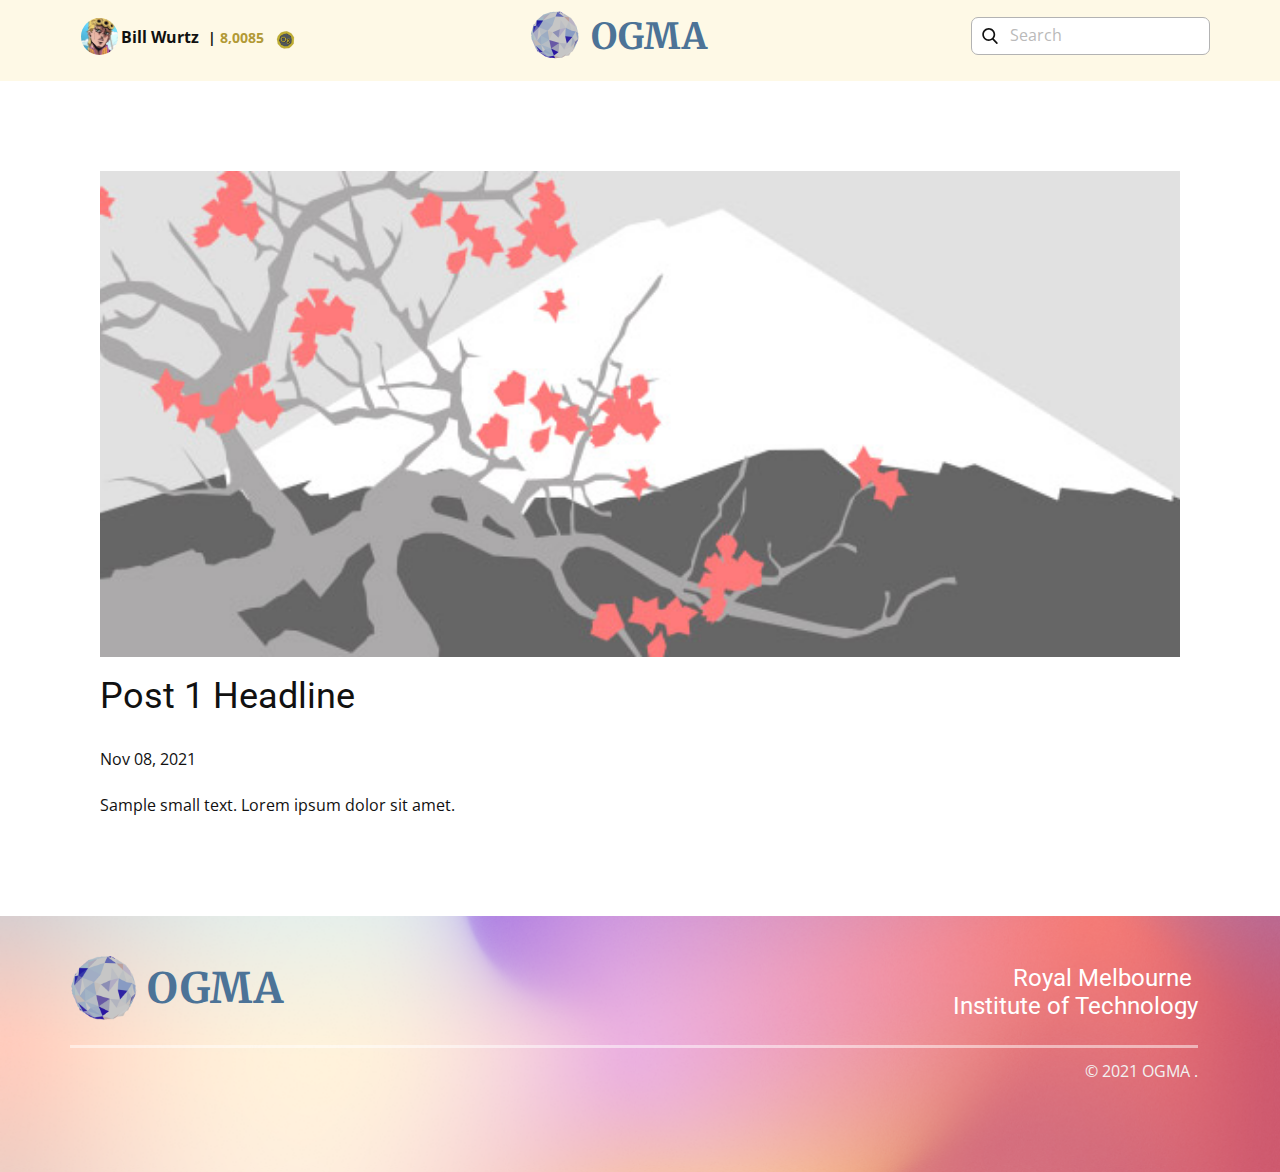
<file: src/blog/post.html>
<!doctype html>
<html style="font-size: 16px;"><head>
    <meta name="viewport" content="width=device-width, initial-scale=1.0">
    <meta charset="utf-8">
    <meta name="keywords" content="Post 1 Headline">
    <meta name="description" content="">
    <meta name="page_type" content="np-template-header-footer-from-plugin">
    <title>Post 1 Headline</title>
    <link rel="stylesheet" href="../nicepage.css" media="screen">
<link rel="stylesheet" href="../Post-Template.css" media="screen">
    <script class="u-script" type="text/javascript" src="../jquery.js" defer=""></script>
    <script class="u-script" type="text/javascript" src="../nicepage.js" defer=""></script>
    <meta name="generator" content="Nicepage 3.29.1, nicepage.com">
    <link rel="icon" href="../images/favicon.gif">
    <link id="u-theme-google-font" rel="stylesheet" href="https://fonts.googleapis.com/css?family=Roboto:100,100i,300,300i,400,400i,500,500i,700,700i,900,900i|Open+Sans:300,300i,400,400i,600,600i,700,700i,800,800i">
    <link id="u-page-google-font" rel="stylesheet" href="https://fonts.googleapis.com/css?family=Merriweather:300,300i,400,400i,700,700i,900,900i">
    
    
    <script type="application/ld+json">{
		"@context": "http://schema.org",
		"@type": "Organization",
		"name": "Site1",
		"logo": "images/animated_logo.gif"
}</script>
    <meta name="theme-color" content="#478ac9">
  </head>
  <body class="u-body"><header class="u-clearfix u-header u-palette-3-light-3 u-sticky u-sticky-ef22 u-header" id="sec-7aee"><div class="u-clearfix u-sheet u-sheet-1">
        <form action="#" method="get" class="u-border-1 u-border-grey-30 u-radius-7 u-search u-search-left u-white u-search-1">
          <button class="u-search-button" type="submit">
            <span class="u-search-icon u-spacing-10">
              <svg class="u-svg-link" preserveAspectRatio="xMidYMin slice" viewBox="0 0 56.966 56.966"><use xmlns:xlink="http://www.w3.org/1999/xlink" xlink:href="#svg-e04b"></use></svg>
              <svg xmlns="http://www.w3.org/2000/svg" xmlns:xlink="http://www.w3.org/1999/xlink" version="1.1" id="svg-e04b" x="0px" y="0px" viewBox="0 0 56.966 56.966" style="enable-background:new 0 0 56.966 56.966;" xml:space="preserve" class="u-svg-content"><path d="M55.146,51.887L41.588,37.786c3.486-4.144,5.396-9.358,5.396-14.786c0-12.682-10.318-23-23-23s-23,10.318-23,23  s10.318,23,23,23c4.761,0,9.298-1.436,13.177-4.162l13.661,14.208c0.571,0.593,1.339,0.92,2.162,0.92  c0.779,0,1.518-0.297,2.079-0.837C56.255,54.982,56.293,53.08,55.146,51.887z M23.984,6c9.374,0,17,7.626,17,17s-7.626,17-17,17  s-17-7.626-17-17S14.61,6,23.984,6z"></path></svg>
            </span>
          </button>
          <input class="u-search-input u-text-grey-50 u-search-input-1" type="search" name="search" value="" placeholder="Search">
        </form>
        <a href="../Home.html" data-page-id="94916985" class="u-image u-logo u-image-1" data-image-width="400" data-image-height="400" title="Home">
          <img src="../images/animated_logo.gif" class="u-logo-image u-logo-image-1">
        </a>
        <h1 class="u-custom-font u-font-merriweather u-headline u-hover-feature u-text u-text-palette-1-dark-1 u-title u-text-1">
          <a href="/">OGMA</a>
        </h1>
        <div class="u-image u-image-circle u-image-2" alt="" data-image-width="1204" data-image-height="629"></div>
        <p class="u-text u-text-2">Bill Wurtz</p>
        <p class="u-text u-text-3"><b>&nbsp;|</b>
          <span class="u-text-palette-3-dark-1"><b>8,0085</b>
          </span>
        </p>
        <img class="u-image u-image-default u-preserve-proportions u-image-3" src="../images/ogma_coin.png" alt="" data-image-width="300" data-image-height="300">
      </div></header>
    <section class="u-align-center u-clearfix u-section-1" id="sec-037f">
      <div class="u-clearfix u-sheet u-valign-middle-md u-valign-middle-sm u-valign-middle-xs u-sheet-1"><!--post_details--><!--post_details_options_json--><!--{"source":""}--><!--/post_details_options_json--><!--blog_post-->
        <div class="u-container-style u-expanded-width u-post-details u-post-details-1">
          <div class="u-container-layout u-valign-middle u-container-layout-1"><!--blog_post_image-->
            <img alt="" class="u-blog-control u-expanded-width u-image u-image-default u-image-1" src="[data-uri]"><!--/blog_post_image--><!--blog_post_header-->
            <h2 class="u-blog-control u-text u-text-1">Post 1 Headline</h2><!--/blog_post_header--><!--blog_post_metadata-->
            <div class="u-blog-control u-metadata u-metadata-1"><!--blog_post_metadata_date-->
              <span class="u-meta-date u-meta-icon">Nov 08, 2021</span><!--/blog_post_metadata_date--><!--blog_post_metadata_category-->
              <!--/blog_post_metadata_category--><!--blog_post_metadata_comments-->
              <!--/blog_post_metadata_comments-->
            </div><!--/blog_post_metadata--><!--blog_post_content-->
            <div class="u-align-justify u-blog-control u-post-content u-text u-text-2 fr-view">
  Sample small text. Lorem ipsum dolor sit amet.
  </div><!--/blog_post_content-->
          </div>
        </div><!--/blog_post--><!--/post_details-->
      </div>
    </section>
    
    
    <footer class="u-clearfix u-footer u-image u-footer" id="sec-1484" data-image-width="1270" data-image-height="760"><div class="u-clearfix u-sheet u-sheet-1">
        <h4 class="u-align-right u-text u-text-default u-text-white u-text-1">Royal Melbourne&nbsp;<br>Institute of Technology
        </h4>
        <a href="../Home.html" data-page-id="94916985" class="u-image u-logo u-image-1" data-image-width="400" data-image-height="400" title="Home">
          <img src="../images/animated_logo.gif" class="u-logo-image u-logo-image-1">
        </a>
        <h3 class="u-align-center u-custom-font u-font-merriweather u-headline u-text u-text-palette-1-dark-1 u-text-2">
          <a href="/">
            <span style="font-weight: 700;"> OGMA</span>
            <span style="font-weight: 700;"></span>
          </a>
        </h3>
        <div class="u-border-3 u-border-white u-line u-line-horizontal u-opacity u-opacity-50 u-line-1"></div>
        <p class="u-align-right u-text u-text-grey-5 u-text-3">© 2021 OGMA .</p>
      </div></footer>
  
</body></html>
</file>
